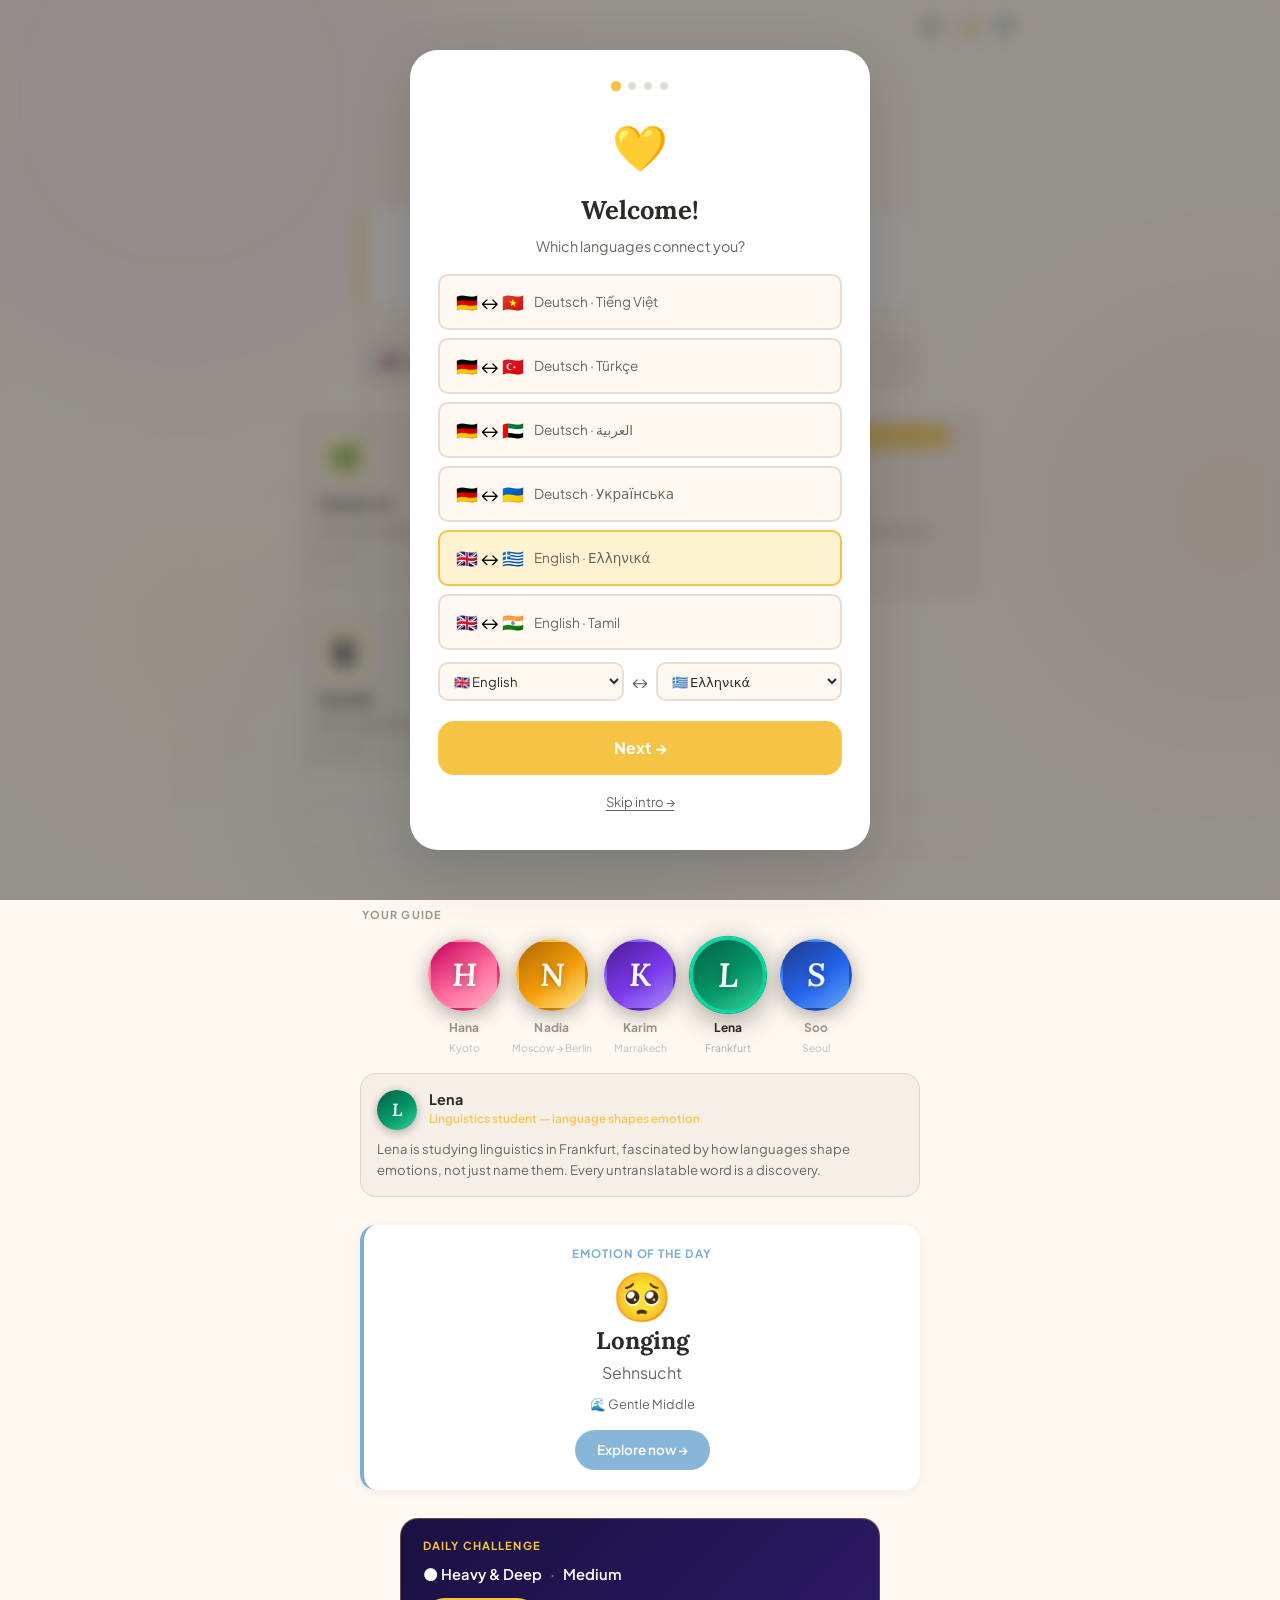
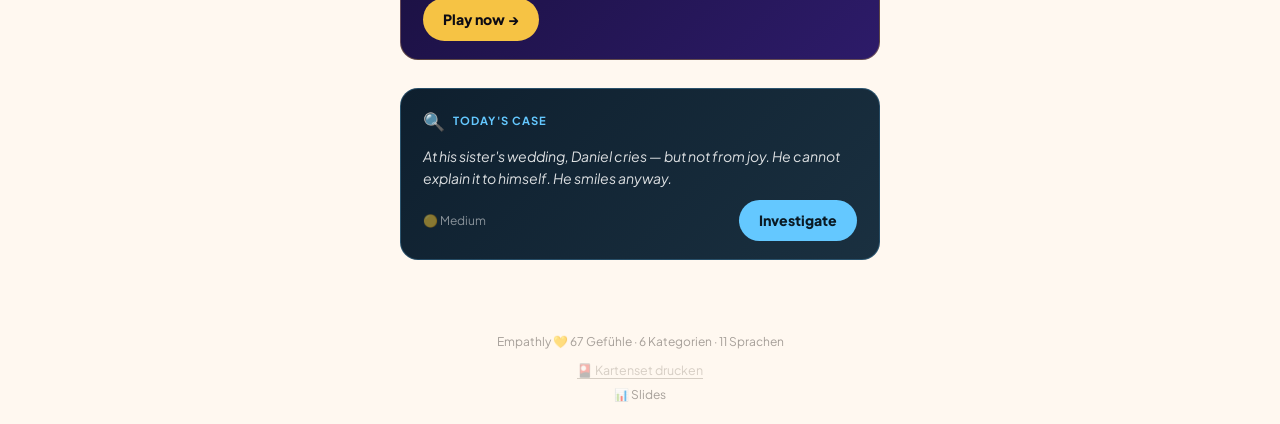
<file: index.html>
<!DOCTYPE html>
<html lang="en">
<head>
  <meta charset="UTF-8">
  <meta name="viewport" content="width=device-width, initial-scale=1.0">
  <title>Empathly — Feel Deeply, Live Openly 💛</title>
  <meta name="description" content="Explore 67 emotions across 15 languages. A mindful card game for emotional awareness, connection, and growth.">
  <meta name="theme-color" content="#0D0B14">
  <meta property="og:title" content="Empathly 💛">
  <meta property="og:description" content="67 emotions. 15 languages. A soulful game for emotional awareness and connection.">
  <meta property="og:type" content="website">
  <link rel="icon" href="data:image/svg+xml,<svg xmlns=%22http://www.w3.org/2000/svg%22 viewBox=%220 0 100 100%22><text y=%22.9em%22 font-size=%2290%22>💛</text></svg>">
  <!-- Fonts -->
  <link rel="preconnect" href="https://fonts.googleapis.com">
  <link rel="preconnect" href="https://fonts.gstatic.com" crossorigin>
  <link href="https://fonts.googleapis.com/css2?family=Plus+Jakarta+Sans:wght@400;500;600;700;800&family=Lora:ital,wght@0,600;1,400;1,600&display=swap" rel="stylesheet">
  <!-- PWA -->
  <link rel="manifest" href="manifest.json">
  <meta name="apple-mobile-web-app-capable" content="yes">
  <meta name="apple-mobile-web-app-status-bar-style" content="black-translucent">
  <meta name="apple-mobile-web-app-title" content="Empathly">
  <link rel="apple-touch-icon" href="data:image/svg+xml,<svg xmlns=%22http://www.w3.org/2000/svg%22 viewBox=%220 0 512 512%22><rect width=%22512%22 height=%22512%22 rx=%2280%22 fill=%22%230D0B14%22/><text x=%22256%22 y=%22380%22 font-size=%22360%22 text-anchor=%22middle%22>💛</text></svg>">
  <link rel="stylesheet" href="css/style.css">
</head>
<body>

  <!-- Ambient background orbs -->
  <div class="bg-orbs" aria-hidden="true">
    <div class="bg-orb bg-orb-1"></div>
    <div class="bg-orb bg-orb-2"></div>
    <div class="bg-orb bg-orb-3"></div>
    <div class="bg-orb bg-orb-4"></div>
  </div>

  <!-- Header -->
  <header class="header">
    <button class="btn-back" id="btn-back" title="Zurück">← Zurück</button>
    <h1>Empathly</h1>
    <p class="subtitle">Erkenne, was in dir lebt</p>
    <div class="header-icons">
      <div id="user-profile-display" class="user-profile-display" style="display:none"></div>
      <button class="btn-icon" id="btn-sound" title="Sound an/aus">🔊</button>
      <button class="btn-icon" id="btn-dark-mode" title="Dark Mode">🌙</button>
      <button class="btn-icon" id="btn-settings" title="Einstellungen">⚙️</button>
      <button class="btn-icon" id="btn-classroom" title="Präsentationsmodus" style="display:none">📽</button>
    </div>
  </header>

  <!-- Landing Screen -->
  <section class="landing-screen" id="landing-screen">
    <div class="landing-hero">
      <h2 class="landing-title">Empathly</h2>
      <p class="landing-subtitle">Know yourself. Feel yourself. Connect.</p>
    </div>

    <!-- Streak / returning user card (shown above grid for returning users) -->
    <div id="streak-card" class="streak-card" style="display:none"></div>

    <!-- Collapsible Settings Bar (for classic/card modes) -->
    <div class="settings-bar" id="settings-bar">
      <button class="settings-bar-summary" id="settings-bar-toggle">
        <span id="settings-summary-text">🇩🇪 Deutsch ↔ 🇻🇳 Tiếng Việt · 🌊 Mittel</span>
        <span class="settings-bar-arrow">▾</span>
      </button>
      <div class="settings-bar-content" id="settings-bar-content">
        <div class="settings-bar-row">
          <div class="control-group">
            <span id="flag1">🇬🇧</span>
            <select id="lang1">
              <option value="de">Deutsch</option>
              <option value="vi">Tiếng Việt</option>
              <option value="en" selected>English</option>
              <option value="tr">Türkçe</option>
              <option value="ar">العربية</option>
              <option value="es">Español</option>
              <option value="fr">Français</option>
              <option value="uk">Українська</option>
              <option value="pl">Polski</option>
              <option value="el">Ελληνικά</option>
              <option value="ta">தமிழ்</option>
              <option value="ja">日本語</option>
              <option value="zh">中文</option>
              <option value="ko">한국어</option>
              <option value="sa">Sanskrit</option>
            </select>
          </div>
          <span class="settings-bar-swap">↔</span>
          <div class="control-group">
            <span id="flag2">🇬🇷</span>
            <select id="lang2">
              <option value="de" selected>Deutsch</option>
              <option value="vi">Tiếng Việt</option>
              <option value="en">English</option>
              <option value="tr">Türkçe</option>
              <option value="ar">العربية</option>
              <option value="es">Español</option>
              <option value="fr">Français</option>
              <option value="uk">Українська</option>
              <option value="pl">Polski</option>
              <option value="el">Ελληνικά</option>
              <option value="ta">தமிழ்</option>
              <option value="ja">日本語</option>
              <option value="zh">中文</option>
              <option value="ko">한국어</option>
              <option value="sa">Sanskrit</option>
            </select>
          </div>
        </div>
        <div class="settings-bar-row">
          <div class="control-group">
            <select id="difficulty"></select>
          </div>
          <div class="control-group">
            <select id="category">
              <option value="all">Alle Kategorien</option>
            </select>
          </div>
          <div class="control-group multiplayer-toggle">
            <select id="player-count">
              <option value="1">Solo</option>
              <option value="2">2 Spieler</option>
              <option value="3">3 Spieler</option>
              <option value="4">4 Spieler</option>
            </select>
          </div>
        </div>
      </div>
    </div>

    <!-- Mode Grid — 5 primary modes -->
    <div class="mode-grid-primary">
      <button class="mode-card" data-mode="checkin">
        <span class="mode-card-icon">🌿</span>
        <span class="mode-card-name">Check-in</span>
        <span class="mode-card-desc">Pause. What's alive in you right now?</span>
      </button>
      <button class="mode-card" data-mode="wotd">
        <span class="mode-card-icon">🌅</span>
        <span class="mode-card-name">Word of the Day</span>
        <span class="mode-card-desc">One feeling is waiting for you today</span>
      </button>
      <button class="mode-card" data-mode="talk">
        <span class="mode-card-icon">💬</span>
        <span class="mode-card-name">Talk Round</span>
        <span class="mode-card-desc">One card — one honest moment with yourself</span>
      </button>
      <button class="mode-card" data-mode="journal">
        <span class="mode-card-icon">📓</span>
        <span class="mode-card-name">Journal</span>
        <span class="mode-card-desc">Write what your heart knows but hasn't named yet</span>
      </button>
      <button class="mode-card" data-mode="classic">
        <span class="mode-card-icon">🃏</span>
        <span class="mode-card-name">Classic</span>
        <span class="mode-card-desc">Let feelings find each other — and settle in</span>
      </button>
    </div>

    <!-- More modes — collapsed by default -->
    <div class="more-modes-section">
      <button class="more-modes-toggle" id="btn-more-modes" aria-expanded="false">
        <span class="more-modes-label">Explore more</span>
        <span class="more-modes-arrow">›</span>
      </button>
      <div class="more-modes-grid" id="more-modes-grid" hidden>
        <button class="mode-card" data-mode="story">
          <span class="mode-card-icon">📖</span>
          <span class="mode-card-name">Stories</span>
          <span class="mode-card-desc">Three feelings find a path — through you</span>
        </button>
        <button class="mode-card" data-mode="wheel">
          <span class="mode-card-icon">🎡</span>
          <span class="mode-card-name">Emotions Wheel</span>
          <span class="mode-card-desc">Where are you — inside yourself?</span>
        </button>
        <button class="mode-card" data-mode="ask">
          <span class="mode-card-icon">✨</span>
          <span class="mode-card-name">Inner Voice</span>
          <span class="mode-card-desc">Bring what's carrying you or moving you</span>
        </button>
        <button class="mode-card" data-mode="detective">
          <span class="mode-card-icon">🔍</span>
          <span class="mode-card-name">Emotion Detective</span>
          <span class="mode-card-desc">What's hiding deeper underneath?</span>
        </button>
        <button class="mode-card" data-mode="needsmap">
          <span class="mode-card-icon">🗺️</span>
          <span class="mode-card-name">Needs Map</span>
          <span class="mode-card-desc">What does your soul need right now?</span>
        </button>
        <button class="mode-card" data-mode="learn">
          <span class="mode-card-icon">🌱</span>
          <span class="mode-card-name">Inner Language</span>
          <span class="mode-card-desc">Finding words for what lives inside</span>
        </button>
        <button class="mode-card" data-mode="tandem">
          <span class="mode-card-icon">🌍</span>
          <span class="mode-card-name">Tandem</span>
          <span class="mode-card-desc">Share feelings — across languages and borders</span>
        </button>
        <button class="mode-card mode-card-masterclass" data-mode="masterclass">
          <span class="mode-card-icon">🎓</span>
          <span class="mode-card-name">Masterclass</span>
          <span class="mode-card-desc">5 Module · SEL-Curriculum · Zertifikat</span>
          <span class="mode-card-free-pill">Modul 1–2 kostenlos</span>
        </button>
      </div>
    </div>

    <!-- Persona Picker -->
    <div id="persona-picker" class="persona-picker"></div>

    <!-- Emotion Portrait — appears after 2+ check-ins, below the action grid -->
    <div id="weekly-recap-card" class="weekly-recap-card" style="display:none"></div>

    <!-- Secondary / discovery cards — shown progressively -->
    <div id="todays-emotion-card" class="todays-emotion-card" style="display:none"></div>
    <div id="daily-funfact-card" class="daily-funfact-card" style="display:none"></div>

    <!-- Rarely-needed cards — hidden until meaningful data exists -->
    <div id="stats-widget" class="stats-widget" style="display:none"></div>
    <div id="collection-bar" class="collection-bar" style="display:none"></div>
    <div id="favorites-section" class="favorites-section" style="display:none"></div>
    <div id="daily-challenge-card" class="daily-challenge-card" style="display:none"></div>
    <div id="daily-detective-card" class="daily-detective-card" style="display:none"></div>

  </section>

  <!-- Active Mode Container (hidden when landing is shown) -->
  <div class="active-mode-container" id="active-mode-container">

    <!-- Controls Row 2: Difficulty + Category + Multiplayer + New Game (classic/talk/story only) -->
    <div class="controls controls-row-2">
      <div class="control-group">
        <select id="difficulty-active"></select>
      </div>
      <div class="control-group">
        <select id="category-active">
          <option value="all">Alle Kategorien</option>
        </select>
      </div>
      <div class="control-group multiplayer-toggle">
        <select id="player-count-active">
          <option value="1">Solo</option>
          <option value="2">2 Spieler</option>
          <option value="3">3 Spieler</option>
          <option value="4">4 Spieler</option>
        </select>
      </div>
      <button class="btn-icon" id="btn-new-game" title="Neues Spiel">🔄</button>
    </div>

    <!-- Player Setup (Multiplayer) -->
    <div class="player-setup" id="player-setup"></div>

    <!-- Turn Indicator (Multiplayer) -->
    <div class="turn-indicator" id="turn-indicator"></div>

    <!-- Stats (Classic mode) -->
    <div class="stats">
      <div class="stat">
        <span>🃏</span>
        <span class="stat-value" id="stat-moves">0</span>
        <span>Züge</span>
      </div>
      <div class="stat">
        <span>💛</span>
        <span class="stat-value" id="stat-pairs">0/0</span>
        <span>Paare</span>
      </div>
      <div class="stat">
        <span>⏱</span>
        <span class="stat-value" id="stat-time">0:00</span>
      </div>
    </div>

    <!-- Classic Mode: Card Grid -->
    <main class="board" role="grid" aria-label="Memory Spielfeld"></main>

    <!-- Talk Mode -->
    <section class="talk-mode">
      <p class="talk-intro"></p>
      <div class="talk-card-display">
        <span class="card-emoji">💛</span>
        <span class="card-word">...</span>
        <span class="card-word-secondary">...</span>
      </div>
      <p class="talk-prompt"></p>
      <div class="talk-actions">
        <button class="draw-btn">Karte ziehen</button>
        <button class="btn-deep-question">Tiefere Frage 🤖</button>
      </div>
      <div class="talk-deep-result"></div>
    </section>

    <!-- Learn Mode -->
    <section class="learn-mode"></section>

    <!-- Story Mode -->
    <section class="story-mode">
      <p class="story-intro"></p>
      <div class="story-cards"></div>
      <button class="draw-btn">Neue Karten</button>
    </section>

    <!-- Check-in Mode -->
    <section class="checkin-mode"></section>

    <!-- Emotion Wheel Mode -->
    <section class="wheel-mode"></section>

    <!-- Journal Mode -->
    <section class="journal-mode"></section>

    <!-- Word of the Day Mode -->
    <section class="wotd-mode"></section>

    <!-- Ask Mode -->
    <section class="ask-mode"></section>

    <!-- Detective Mode -->
    <section class="detective-mode"></section>

    <!-- Needs Map Mode -->
    <section class="needsmap-mode"></section>

    <!-- Masterclass Mode -->
    <section class="masterclass-mode"></section>
  </div>

  <!-- Prompt Overlay -->
  <div class="prompt-overlay" role="dialog" aria-modal="true">
    <div class="prompt-card">
      <div class="prompt-emoji"></div>
      <div class="prompt-word-primary"></div>
      <div class="prompt-word-secondary"></div>
      <div class="prompt-divider"></div>
      <div class="prompt-label"></div>
      <div class="prompt-question"></div>
      <div class="prompt-culture"></div>
      <!-- Resonance buttons (Win 1) -->
      <div class="prompt-resonance">
        <button class="resonance-btn" data-resonance="know">🤝 Kenn ich</button>
        <button class="resonance-btn" data-resonance="feel">💛 Fühle ich gerade</button>
        <button class="resonance-btn" data-resonance="surprise">✨ Überraschend</button>
      </div>
      <button class="prompt-share" title="Teilen">💛</button>
      <button class="prompt-close">✓</button>
    </div>
  </div>

  <!-- Congrats Overlay -->
  <div class="congrats-overlay" role="dialog" aria-modal="true">
    <div class="congrats-card">
      <div class="congrats-title"></div>
      <div class="congrats-text"></div>
      <div class="congrats-stars"></div>
      <div class="congrats-stats"></div>
      <div class="congrats-best"></div>
      <div class="congrats-emotion-summary"></div>
      <div class="congrats-persona-msg"></div>
      <div class="congrats-scoreboard"></div>
      <div class="congrats-buttons">
        <button class="btn btn-primary" id="btn-play-again">Nochmal</button>
        <button class="btn btn-secondary" id="btn-share">Teilen 💛</button>
      </div>
    </div>
  </div>

  <!-- Onboarding Overlay (first visit — content generated by initOnboarding()) -->
  <div class="onboarding-overlay" id="onboarding-overlay" style="display:none">
    <div class="onboarding-card"></div>
  </div>

  <!-- Pass Device Overlay (Multiplayer) -->
  <div class="pass-overlay" id="pass-overlay">
    <div class="pass-card">
      <div class="pass-name"></div>
      <div class="pass-hint"></div>
    </div>
  </div>

  <!-- Footer -->
  <footer class="footer">
    <p>Empathly 💛 67 Gefühle · 6 Kategorien · 11 Sprachen</p>
    <button class="btn-kartenset" data-mode="deck">🎴 Kartenset drucken</button>
    <a href="presentation.html" target="_blank" class="footer-slides-link">📊 Slides</a>
  </footer>

  <script src="js/config.js"></script>
  <script src="js/data.js"></script>
  <script src="js/lang-supplement.js"></script>
  <script src="js/api.js"></script>
  <script src="js/funfacts.js"></script>
  <script src="js/learn-data.js"></script>
  <script src="js/culture.js"></script>
  <script src="js/culture-insights.js"></script>
  <script src="js/card-art.js"></script>
  <script src="js/personas.js"></script>
  <script src="js/tandem.js"></script>
  <script src="js/wotd-insights.js"></script>
  <script src="js/detective.js"></script>
  <script src="js/ai.js"></script>
  <script src="js/learn.js"></script>
  <script src="js/masterclass-data.js"></script>
  <script src="js/masterclass.js"></script>
  <script src="js/game.js"></script>
  <script>
    // Register Service Worker (only over HTTP, not file://)
    if ('serviceWorker' in navigator && location.protocol !== 'file:') {
      navigator.serviceWorker.register('sw.js').catch(function() {});
    }
    FunFacts.init();
    GefuehleAPI.init();
    // More modes toggle
    document.getElementById('btn-more-modes').addEventListener('click', function() {
      const grid = document.getElementById('more-modes-grid');
      const open = this.getAttribute('aria-expanded') === 'true';
      grid.hidden = open;
      this.setAttribute('aria-expanded', !open);
      this.querySelector('.more-modes-label').textContent = open ? 'Mehr entdecken' : 'Weniger anzeigen';
      this.querySelector('.more-modes-arrow').style.transform = open ? '' : 'rotate(90deg)';
    });
  </script>
</body>
</html>
</file>
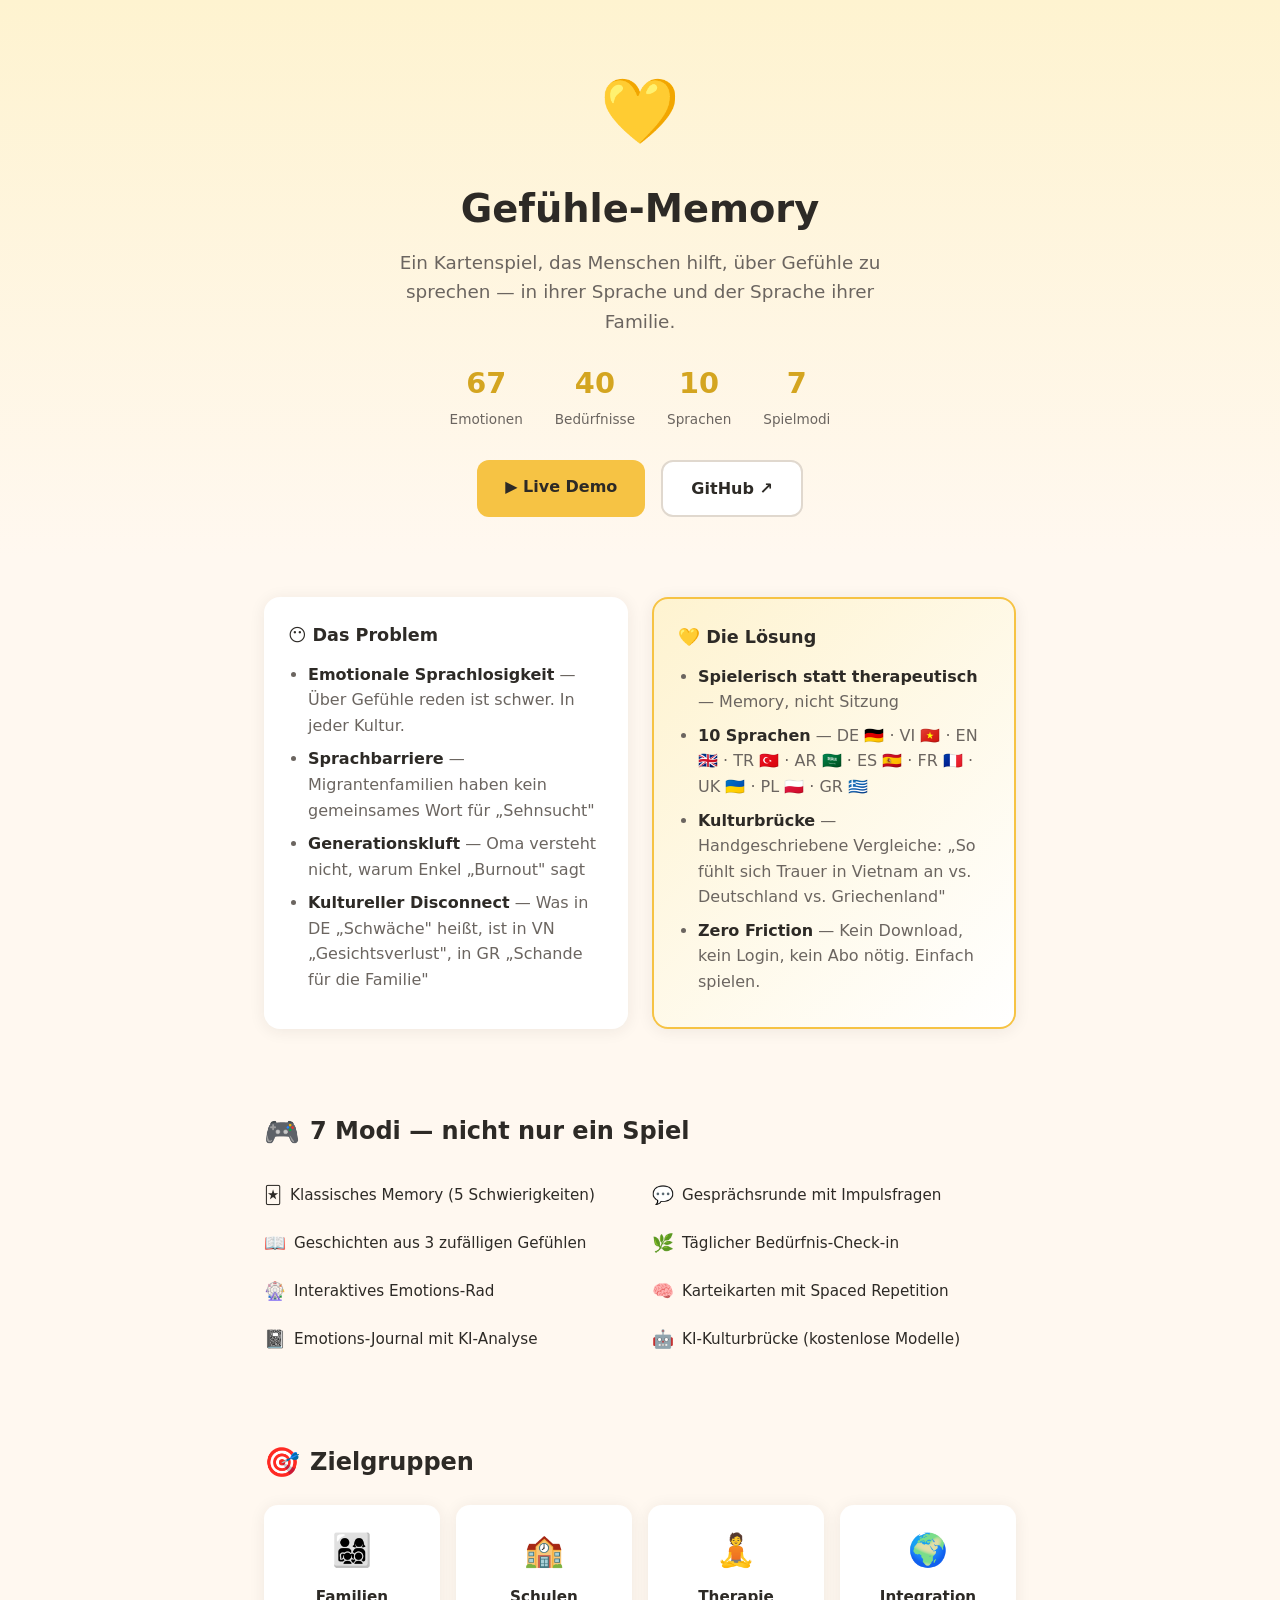
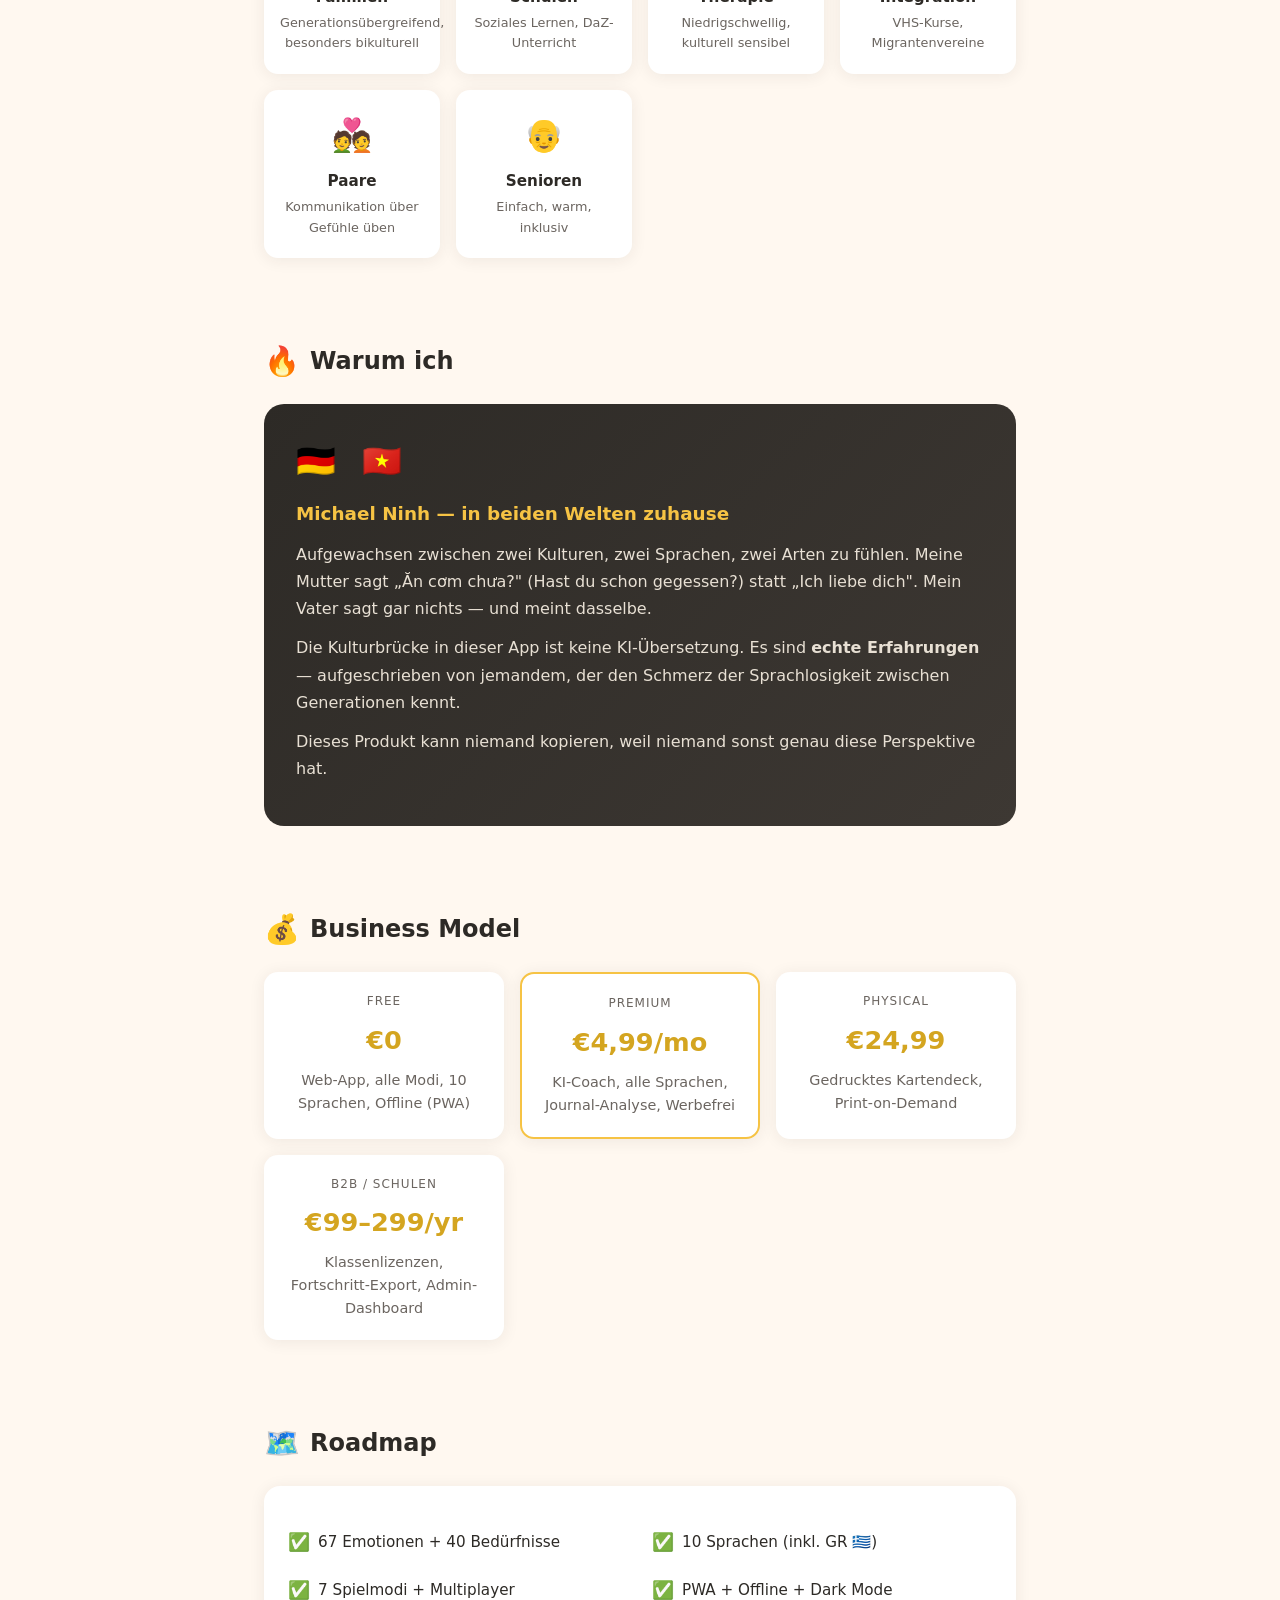
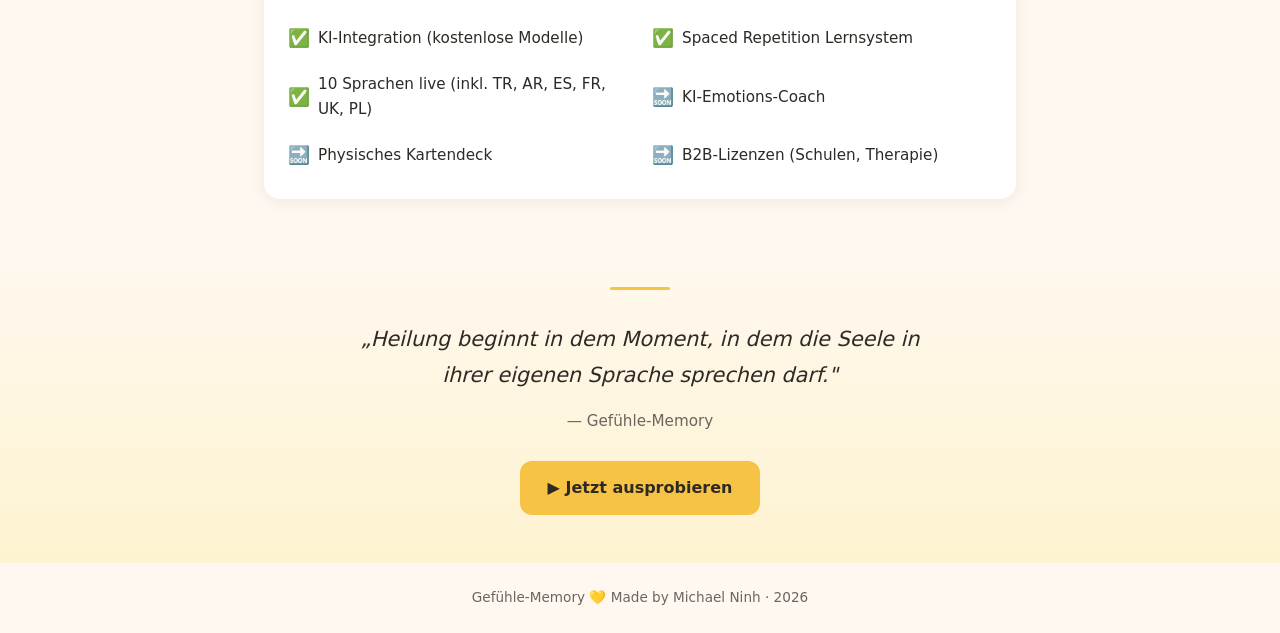
<file: pitch.html>
<!DOCTYPE html>
<html lang="de">
<head>
  <meta charset="UTF-8">
  <meta name="viewport" content="width=device-width, initial-scale=1.0">
  <title>Gefühle-Memory — Pitch</title>
  <style>
    * { box-sizing: border-box; margin: 0; padding: 0; }
    :root {
      --bg: #FFF8F0;
      --text: #2D2A26;
      --accent: #F6C344;
      --accent-dark: #D4A520;
      --soft: #6B6560;
      --card-bg: #FFFFFF;
      --shadow: 0 2px 16px rgba(45,42,38,.08);
    }
    html { font-size: 16px; scroll-behavior: smooth; }
    body {
      font-family: 'Segoe UI', system-ui, -apple-system, sans-serif;
      background: var(--bg);
      color: var(--text);
      line-height: 1.6;
      -webkit-font-smoothing: antialiased;
    }

    /* Hero */
    .hero {
      text-align: center;
      padding: 60px 24px 40px;
      background: linear-gradient(180deg, #FEF3D0 0%, var(--bg) 100%);
    }
    .hero-emoji { font-size: 64px; margin-bottom: 16px; }
    .hero h1 {
      font-size: 2.4rem;
      font-weight: 700;
      margin-bottom: 8px;
    }
    .hero .tagline {
      font-size: 1.15rem;
      color: var(--soft);
      max-width: 500px;
      margin: 0 auto 24px;
    }
    .hero .stats-row {
      display: flex;
      justify-content: center;
      gap: 32px;
      flex-wrap: wrap;
      margin-top: 20px;
    }
    .hero .stat { text-align: center; }
    .hero .stat-num { font-size: 1.8rem; font-weight: 700; color: var(--accent-dark); display: block; }
    .hero .stat-label { font-size: 0.85rem; color: var(--soft); }

    /* Sections */
    .section {
      max-width: 800px;
      margin: 0 auto;
      padding: 40px 24px;
    }
    .section h2 {
      font-size: 1.5rem;
      margin-bottom: 20px;
      display: flex;
      align-items: center;
      gap: 10px;
    }
    .section h2 .icon { font-size: 1.8rem; }

    /* Problem / Solution */
    .two-col {
      display: grid;
      grid-template-columns: 1fr 1fr;
      gap: 24px;
    }
    @media (max-width: 600px) { .two-col { grid-template-columns: 1fr; } }
    .card {
      background: var(--card-bg);
      border-radius: 16px;
      padding: 24px;
      box-shadow: var(--shadow);
    }
    .card h3 { font-size: 1.1rem; margin-bottom: 12px; }
    .card ul { padding-left: 20px; }
    .card li { margin-bottom: 8px; color: var(--soft); }
    .card li strong { color: var(--text); }
    .card.highlight {
      border: 2px solid var(--accent);
      background: linear-gradient(135deg, #FEF3D0 0%, #FFFFFF 100%);
    }

    /* Target Groups */
    .targets {
      display: grid;
      grid-template-columns: repeat(auto-fit, minmax(160px, 1fr));
      gap: 16px;
      margin-top: 16px;
    }
    .target {
      text-align: center;
      background: var(--card-bg);
      border-radius: 14px;
      padding: 20px 16px;
      box-shadow: var(--shadow);
    }
    .target .t-icon { font-size: 2rem; margin-bottom: 8px; }
    .target .t-name { font-weight: 600; font-size: 0.95rem; }
    .target .t-detail { font-size: 0.8rem; color: var(--soft); margin-top: 4px; }

    /* Why Me */
    .why-me {
      background: linear-gradient(135deg, #2D2A26 0%, #3D3833 100%);
      color: #E8E0D4;
      border-radius: 20px;
      padding: 32px;
      margin-top: 16px;
    }
    .why-me h3 { color: var(--accent); margin-bottom: 12px; font-size: 1.15rem; }
    .why-me p { line-height: 1.7; margin-bottom: 12px; }
    .why-me .flags { font-size: 2rem; letter-spacing: 8px; margin-bottom: 12px; }

    /* Business Model */
    .biz-grid {
      display: grid;
      grid-template-columns: repeat(auto-fit, minmax(180px, 1fr));
      gap: 16px;
      margin-top: 16px;
    }
    .biz-card {
      background: var(--card-bg);
      border-radius: 14px;
      padding: 20px;
      box-shadow: var(--shadow);
      text-align: center;
    }
    .biz-card .biz-tier { font-size: 0.75rem; text-transform: uppercase; letter-spacing: 1px; color: var(--soft); }
    .biz-card .biz-price { font-size: 1.6rem; font-weight: 700; color: var(--accent-dark); margin: 8px 0; }
    .biz-card .biz-what { font-size: 0.9rem; color: var(--soft); }
    .biz-card.biz-highlight { border: 2px solid var(--accent); }

    /* Mission */
    .mission {
      text-align: center;
      padding: 48px 24px;
      background: linear-gradient(180deg, var(--bg) 0%, #FEF3D0 100%);
    }
    .mission blockquote {
      font-size: 1.3rem;
      font-style: italic;
      max-width: 600px;
      margin: 0 auto;
      color: var(--text);
      line-height: 1.7;
    }
    .mission .author {
      margin-top: 16px;
      color: var(--soft);
      font-size: 0.95rem;
    }

    /* CTA */
    .cta-row {
      display: flex;
      justify-content: center;
      gap: 16px;
      margin-top: 24px;
      flex-wrap: wrap;
    }
    .btn {
      display: inline-block;
      padding: 14px 28px;
      border-radius: 12px;
      font-size: 1rem;
      font-weight: 600;
      text-decoration: none;
      transition: transform .2s, box-shadow .2s;
    }
    .btn:hover { transform: translateY(-2px); box-shadow: 0 6px 20px rgba(0,0,0,.12); }
    .btn-primary { background: var(--accent); color: var(--text); }
    .btn-secondary { background: var(--card-bg); color: var(--text); border: 2px solid #E0D8CE; }

    /* Footer */
    .pitch-footer {
      text-align: center;
      padding: 24px;
      color: var(--soft);
      font-size: 0.85rem;
    }

    /* Divider */
    .divider {
      width: 60px;
      height: 3px;
      background: var(--accent);
      border-radius: 2px;
      margin: 0 auto 32px;
    }

    /* Feature list compact */
    .feat-grid {
      display: grid;
      grid-template-columns: 1fr 1fr;
      gap: 8px 24px;
      margin-top: 12px;
    }
    @media (max-width: 480px) { .feat-grid { grid-template-columns: 1fr; } }
    .feat-item {
      display: flex;
      align-items: center;
      gap: 8px;
      font-size: 0.95rem;
      padding: 6px 0;
    }
    .feat-item .fi { font-size: 1.1rem; }
  </style>
</head>
<body>

  <!-- Hero -->
  <div class="hero">
    <div class="hero-emoji">💛</div>
    <h1>Gefühle-Memory</h1>
    <p class="tagline">Ein Kartenspiel, das Menschen hilft, über Gefühle zu sprechen — in ihrer Sprache und der Sprache ihrer Familie.</p>
    <div class="stats-row">
      <div class="stat"><span class="stat-num">67</span><span class="stat-label">Emotionen</span></div>
      <div class="stat"><span class="stat-num">40</span><span class="stat-label">Bedürfnisse</span></div>
      <div class="stat"><span class="stat-num">10</span><span class="stat-label">Sprachen</span></div>
      <div class="stat"><span class="stat-num">7</span><span class="stat-label">Spielmodi</span></div>
    </div>
    <div class="cta-row" style="margin-top: 28px;">
      <a href="index.html" class="btn btn-primary">▶ Live Demo</a>
      <a href="https://github.com/mikelninh/Gefuehle-Memory" class="btn btn-secondary">GitHub ↗</a>
    </div>
  </div>

  <!-- Problem / Solution -->
  <div class="section">
    <div class="two-col">
      <div class="card">
        <h3>😶 Das Problem</h3>
        <ul>
          <li><strong>Emotionale Sprachlosigkeit</strong> — Über Gefühle reden ist schwer. In jeder Kultur.</li>
          <li><strong>Sprachbarriere</strong> — Migrantenfamilien haben kein gemeinsames Wort für „Sehnsucht"</li>
          <li><strong>Generationskluft</strong> — Oma versteht nicht, warum Enkel „Burnout" sagt</li>
          <li><strong>Kultureller Disconnect</strong> — Was in DE „Schwäche" heißt, ist in VN „Gesichtsverlust", in GR „Schande für die Familie"</li>
        </ul>
      </div>
      <div class="card highlight">
        <h3>💛 Die Lösung</h3>
        <ul>
          <li><strong>Spielerisch statt therapeutisch</strong> — Memory, nicht Sitzung</li>
          <li><strong>10 Sprachen</strong> — DE 🇩🇪 · VI 🇻🇳 · EN 🇬🇧 · TR 🇹🇷 · AR 🇸🇦 · ES 🇪🇸 · FR 🇫🇷 · UK 🇺🇦 · PL 🇵🇱 · GR 🇬🇷</li>
          <li><strong>Kulturbrücke</strong> — Handgeschriebene Vergleiche: „So fühlt sich Trauer in Vietnam an vs. Deutschland vs. Griechenland"</li>
          <li><strong>Zero Friction</strong> — Kein Download, kein Login, kein Abo nötig. Einfach spielen.</li>
        </ul>
      </div>
    </div>
  </div>

  <!-- Features -->
  <div class="section">
    <h2><span class="icon">🎮</span> 7 Modi — nicht nur ein Spiel</h2>
    <div class="feat-grid">
      <div class="feat-item"><span class="fi">🃏</span> Klassisches Memory (5 Schwierigkeiten)</div>
      <div class="feat-item"><span class="fi">💬</span> Gesprächsrunde mit Impulsfragen</div>
      <div class="feat-item"><span class="fi">📖</span> Geschichten aus 3 zufälligen Gefühlen</div>
      <div class="feat-item"><span class="fi">🌿</span> Täglicher Bedürfnis-Check-in</div>
      <div class="feat-item"><span class="fi">🎡</span> Interaktives Emotions-Rad</div>
      <div class="feat-item"><span class="fi">🧠</span> Karteikarten mit Spaced Repetition</div>
      <div class="feat-item"><span class="fi">📓</span> Emotions-Journal mit KI-Analyse</div>
      <div class="feat-item"><span class="fi">🤖</span> KI-Kulturbrücke (kostenlose Modelle)</div>
    </div>
  </div>

  <!-- Target Groups -->
  <div class="section">
    <h2><span class="icon">🎯</span> Zielgruppen</h2>
    <div class="targets">
      <div class="target">
        <div class="t-icon">👨‍👩‍👧‍👦</div>
        <div class="t-name">Familien</div>
        <div class="t-detail">Generationsübergreifend, besonders bikulturell</div>
      </div>
      <div class="target">
        <div class="t-icon">🏫</div>
        <div class="t-name">Schulen</div>
        <div class="t-detail">Soziales Lernen, DaZ-Unterricht</div>
      </div>
      <div class="target">
        <div class="t-icon">🧘</div>
        <div class="t-name">Therapie</div>
        <div class="t-detail">Niedrigschwellig, kulturell sensibel</div>
      </div>
      <div class="target">
        <div class="t-icon">🌍</div>
        <div class="t-name">Integration</div>
        <div class="t-detail">VHS-Kurse, Migrantenvereine</div>
      </div>
      <div class="target">
        <div class="t-icon">💑</div>
        <div class="t-name">Paare</div>
        <div class="t-detail">Kommunikation über Gefühle üben</div>
      </div>
      <div class="target">
        <div class="t-icon">👴</div>
        <div class="t-name">Senioren</div>
        <div class="t-detail">Einfach, warm, inklusiv</div>
      </div>
    </div>
  </div>

  <!-- Why Me -->
  <div class="section">
    <h2><span class="icon">🔥</span> Warum ich</h2>
    <div class="why-me">
      <div class="flags">🇩🇪 🇻🇳</div>
      <h3>Michael Ninh — in beiden Welten zuhause</h3>
      <p>Aufgewachsen zwischen zwei Kulturen, zwei Sprachen, zwei Arten zu fühlen. Meine Mutter sagt „Ăn cơm chưa?" (Hast du schon gegessen?) statt „Ich liebe dich". Mein Vater sagt gar nichts — und meint dasselbe.</p>
      <p>Die Kulturbrücke in dieser App ist keine KI-Übersetzung. Es sind <strong>echte Erfahrungen</strong> — aufgeschrieben von jemandem, der den Schmerz der Sprachlosigkeit zwischen Generationen kennt.</p>
      <p>Dieses Produkt kann niemand kopieren, weil niemand sonst genau diese Perspektive hat.</p>
    </div>
  </div>

  <!-- Business Model -->
  <div class="section">
    <h2><span class="icon">💰</span> Business Model</h2>
    <div class="biz-grid">
      <div class="biz-card">
        <div class="biz-tier">Free</div>
        <div class="biz-price">€0</div>
        <div class="biz-what">Web-App, alle Modi, 10 Sprachen, Offline (PWA)</div>
      </div>
      <div class="biz-card biz-highlight">
        <div class="biz-tier">Premium</div>
        <div class="biz-price">€4,99/mo</div>
        <div class="biz-what">KI-Coach, alle Sprachen, Journal-Analyse, Werbefrei</div>
      </div>
      <div class="biz-card">
        <div class="biz-tier">Physical</div>
        <div class="biz-price">€24,99</div>
        <div class="biz-what">Gedrucktes Kartendeck, Print-on-Demand</div>
      </div>
      <div class="biz-card">
        <div class="biz-tier">B2B / Schulen</div>
        <div class="biz-price">€99–299/yr</div>
        <div class="biz-what">Klassenlizenzen, Fortschritt-Export, Admin-Dashboard</div>
      </div>
    </div>
  </div>

  <!-- Roadmap -->
  <div class="section">
    <h2><span class="icon">🗺️</span> Roadmap</h2>
    <div class="card">
      <div class="feat-grid">
        <div class="feat-item"><span class="fi">✅</span> 67 Emotionen + 40 Bedürfnisse</div>
        <div class="feat-item"><span class="fi">✅</span> 10 Sprachen (inkl. GR 🇬🇷)</div>
        <div class="feat-item"><span class="fi">✅</span> 7 Spielmodi + Multiplayer</div>
        <div class="feat-item"><span class="fi">✅</span> PWA + Offline + Dark Mode</div>
        <div class="feat-item"><span class="fi">✅</span> KI-Integration (kostenlose Modelle)</div>
        <div class="feat-item"><span class="fi">✅</span> Spaced Repetition Lernsystem</div>
        <div class="feat-item"><span class="fi">✅</span> 10 Sprachen live (inkl. TR, AR, ES, FR, UK, PL)</div>
        <div class="feat-item"><span class="fi">🔜</span> KI-Emotions-Coach</div>
        <div class="feat-item"><span class="fi">🔜</span> Physisches Kartendeck</div>
        <div class="feat-item"><span class="fi">🔜</span> B2B-Lizenzen (Schulen, Therapie)</div>
      </div>
    </div>
  </div>

  <!-- Mission -->
  <div class="mission">
    <div class="divider"></div>
    <blockquote>
      „Heilung beginnt in dem Moment, in dem die Seele in ihrer eigenen Sprache sprechen darf."
    </blockquote>
    <p class="author">— Gefühle-Memory</p>
    <div class="cta-row" style="margin-top: 28px;">
      <a href="index.html" class="btn btn-primary">▶ Jetzt ausprobieren</a>
    </div>
  </div>

  <div class="pitch-footer">
    <p>Gefühle-Memory 💛 Made by Michael Ninh · 2026</p>
  </div>

</body>
</html>
</file>
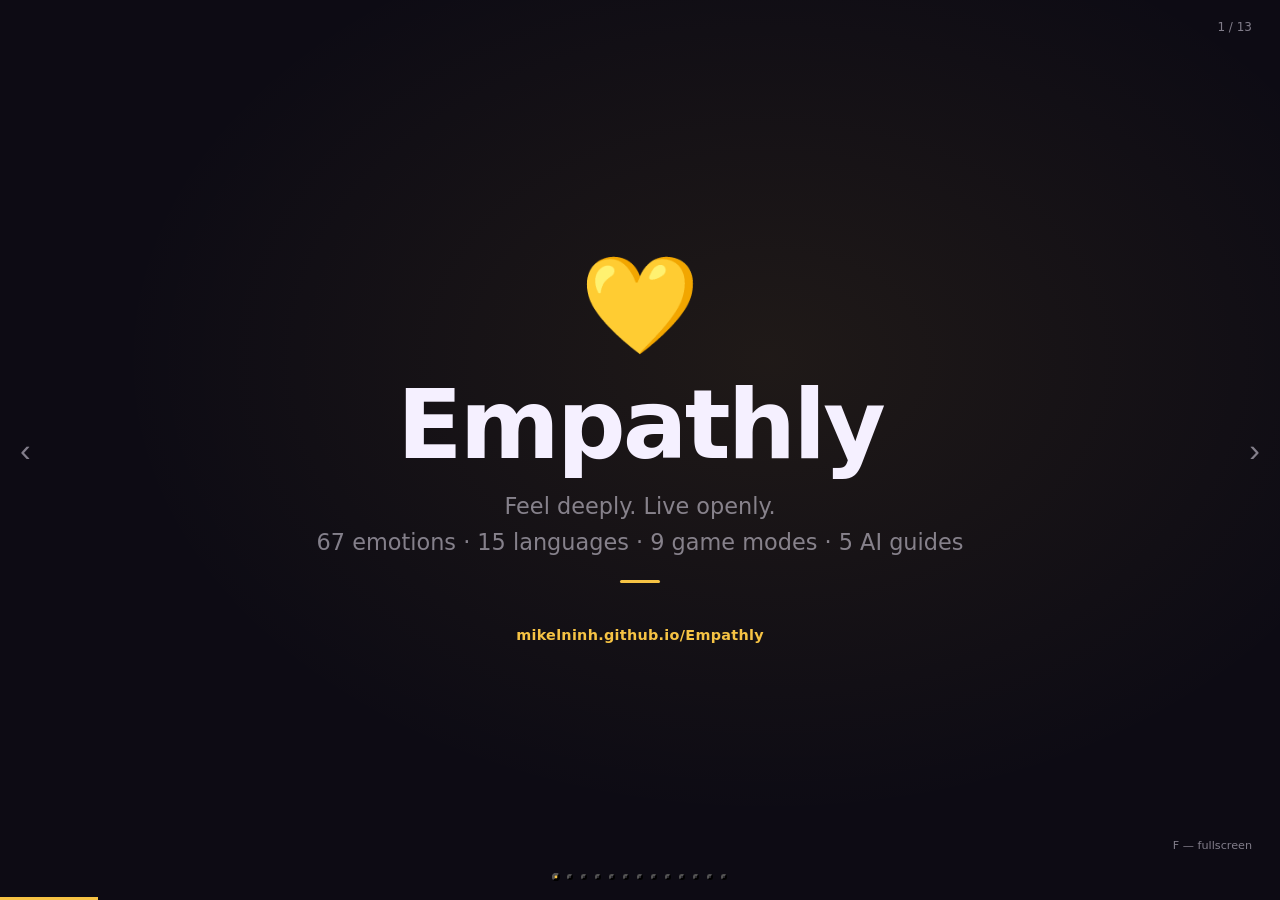
<file: presentation.html>
<!DOCTYPE html>
<html lang="en">
<head>
<meta charset="UTF-8">
<meta name="viewport" content="width=device-width, initial-scale=1.0">
<title>Empathly — Presentation</title>
<style>
  *, *::before, *::after { box-sizing: border-box; margin: 0; padding: 0; }

  :root {
    --gold: #F6C344;
    --gold-dim: rgba(246,195,68,.15);
    --bg: #0D0B14;
    --bg2: #13101f;
    --surface: rgba(255,255,255,.05);
    --border: rgba(255,255,255,.1);
    --text: #F5F0FF;
    --text-muted: rgba(245,240,255,.5);
    --licht: #F6C344;
    --mitte: #7BAFD4;
    --schwere: #8B8090;
    --sturm: #E74C3C;
    --angst: #8E44AD;
    --schatten: #5D6D7E;
  }

  html, body {
    width: 100%; height: 100%;
    background: var(--bg);
    color: var(--text);
    font-family: -apple-system, BlinkMacSystemFont, 'Segoe UI', system-ui, sans-serif;
    overflow: hidden;
    user-select: none;
  }

  /* ── Deck ── */
  #deck {
    width: 100vw; height: 100vh;
    position: relative;
  }

  .slide {
    position: absolute; inset: 0;
    display: flex; flex-direction: column;
    align-items: center; justify-content: center;
    padding: 60px;
    opacity: 0; pointer-events: none;
    transform: translateX(40px);
    transition: opacity .45s cubic-bezier(.4,0,.2,1), transform .45s cubic-bezier(.4,0,.2,1);
  }
  .slide.active {
    opacity: 1; pointer-events: all;
    transform: translateX(0);
  }
  .slide.prev {
    opacity: 0; transform: translateX(-40px);
  }

  /* ── Progress bar ── */
  #progress {
    position: fixed; bottom: 0; left: 0;
    height: 3px; background: var(--gold);
    transition: width .4s ease;
    z-index: 100;
  }

  /* ── Navigation dots ── */
  #dots {
    position: fixed; bottom: 20px; left: 50%;
    transform: translateX(-50%);
    display: flex; gap: 8px; z-index: 100;
  }
  .dot {
    width: 6px; height: 6px; border-radius: 50%;
    background: var(--border); cursor: pointer;
    transition: background .3s, transform .3s;
  }
  .dot.active { background: var(--gold); transform: scale(1.4); }

  /* ── Nav arrows ── */
  #nav-prev, #nav-next {
    position: fixed; top: 50%; transform: translateY(-50%);
    background: none; border: none; color: var(--text-muted);
    font-size: 2rem; cursor: pointer; padding: 20px;
    z-index: 100; transition: color .2s;
  }
  #nav-prev { left: 0; }
  #nav-next { right: 0; }
  #nav-prev:hover, #nav-next:hover { color: var(--gold); }

  /* ── Slide counter ── */
  #counter {
    position: fixed; top: 20px; right: 28px;
    font-size: .75rem; color: var(--text-muted); z-index: 100;
    font-variant-numeric: tabular-nums;
  }

  /* ── Typography ── */
  .eyebrow {
    font-size: .7rem; font-weight: 800; letter-spacing: .15em;
    text-transform: uppercase; color: var(--gold);
    margin-bottom: 16px;
  }
  h1 {
    font-size: clamp(3rem, 8vw, 6rem);
    font-weight: 900; line-height: 1;
    letter-spacing: -.03em;
  }
  h2 {
    font-size: clamp(1.8rem, 4vw, 3rem);
    font-weight: 800; line-height: 1.1;
    letter-spacing: -.02em;
  }
  h3 {
    font-size: clamp(1.1rem, 2.5vw, 1.6rem);
    font-weight: 700;
  }
  .tagline {
    font-size: clamp(1rem, 2.5vw, 1.4rem);
    color: var(--text-muted); font-weight: 400;
    margin-top: 16px; line-height: 1.6;
  }
  .url {
    font-size: .9rem; color: var(--gold);
    margin-top: 24px; font-weight: 600;
    letter-spacing: .02em;
  }
  .big-emoji {
    font-size: clamp(3rem, 8vw, 6rem); line-height: 1;
    margin-bottom: 24px;
  }

  /* ── Cards & Grids ── */
  .card-grid {
    display: grid;
    grid-template-columns: repeat(auto-fit, minmax(200px, 1fr));
    gap: 16px; width: 100%; max-width: 900px; margin-top: 32px;
  }
  .card {
    background: var(--surface);
    border: 1px solid var(--border);
    border-radius: 16px; padding: 20px;
    transition: border-color .2s, background .2s;
  }
  .card:hover {
    border-color: var(--gold);
    background: var(--gold-dim);
  }
  .card-icon { font-size: 1.6rem; margin-bottom: 8px; }
  .card-title { font-size: .92rem; font-weight: 700; margin-bottom: 4px; }
  .card-desc { font-size: .75rem; color: var(--text-muted); line-height: 1.5; }

  .two-col {
    display: grid; grid-template-columns: 1fr 1fr;
    gap: 40px; width: 100%; max-width: 900px;
    align-items: start;
  }

  /* ── Quote block ── */
  .quote {
    font-size: clamp(1.1rem, 2.5vw, 1.5rem);
    line-height: 1.7; font-weight: 400;
    color: var(--text); text-align: center;
    max-width: 780px;
    position: relative;
  }
  .quote::before {
    content: '"';
    font-size: 5rem; line-height: 0;
    color: var(--gold); opacity: .3;
    position: absolute; top: 0; left: -20px;
    font-family: Georgia, serif;
  }
  .quote em { color: var(--gold); font-style: normal; }

  /* ── Highlight list ── */
  .hl-list { list-style: none; display: flex; flex-direction: column; gap: 14px; }
  .hl-list li {
    display: flex; align-items: flex-start; gap: 12px;
    font-size: clamp(.88rem, 1.8vw, 1.05rem); line-height: 1.5;
  }
  .hl-list li::before {
    content: '◦'; color: var(--gold); font-size: 1.2rem;
    flex-shrink: 0; margin-top: 1px;
  }

  /* ── Stats row ── */
  .stats-row {
    display: flex; gap: 40px; margin-top: 32px;
    flex-wrap: wrap; justify-content: center;
  }
  .stat { text-align: center; }
  .stat-num {
    font-size: clamp(2.5rem, 6vw, 4rem);
    font-weight: 900; color: var(--gold);
    line-height: 1; letter-spacing: -.03em;
  }
  .stat-label {
    font-size: .75rem; font-weight: 600;
    color: var(--text-muted); text-transform: uppercase;
    letter-spacing: .08em; margin-top: 4px;
  }

  /* ── Comparison table ── */
  .compare {
    width: 100%; max-width: 700px; border-collapse: collapse;
    margin-top: 24px;
  }
  .compare th, .compare td {
    padding: 10px 16px; text-align: left;
    font-size: .85rem; border-bottom: 1px solid var(--border);
  }
  .compare th {
    font-size: .68rem; font-weight: 800; text-transform: uppercase;
    letter-spacing: .1em; color: var(--text-muted);
    padding-bottom: 12px;
  }
  .compare td:first-child { color: var(--text-muted); }
  .compare td:last-child { color: var(--gold); font-weight: 600; }

  /* ── Code block ── */
  .code-block {
    background: rgba(0,0,0,.4); border: 1px solid var(--border);
    border-radius: 12px; padding: 20px 24px;
    font-family: 'SF Mono', 'Fira Mono', monospace;
    font-size: .78rem; line-height: 1.8;
    color: #a8d8a8; max-width: 680px; width: 100%;
  }
  .code-block .k { color: var(--gold); }
  .code-block .c { color: var(--text-muted); }

  /* ── Persona row ── */
  .persona-row {
    display: flex; gap: 12px; flex-wrap: wrap;
    justify-content: center; margin-top: 24px;
  }
  .persona-chip {
    display: flex; flex-direction: column; align-items: center;
    gap: 6px; padding: 16px 20px;
    background: var(--surface); border: 1px solid var(--border);
    border-radius: 14px; min-width: 120px;
  }
  .persona-chip .em { font-size: 1.8rem; }
  .persona-chip .name { font-size: .78rem; font-weight: 700; }
  .persona-chip .city { font-size: .65rem; color: var(--text-muted); }
  .persona-chip .spec { font-size: .65rem; color: var(--gold); margin-top: 2px; font-style: italic; }

  /* ── Language bubbles ── */
  .lang-cloud {
    display: flex; flex-wrap: wrap; gap: 8px;
    justify-content: center; max-width: 700px;
    margin-top: 24px;
  }
  .lang-bubble {
    padding: 7px 16px; border-radius: 100px;
    font-size: .82rem; font-weight: 700;
    background: var(--surface); border: 1px solid var(--border);
  }

  /* ── Slide-specific backgrounds ── */
  .slide-title { background: radial-gradient(ellipse at 60% 40%, rgba(246,195,68,.08) 0%, transparent 60%); }
  .slide-hook  { background: radial-gradient(ellipse at 30% 60%, rgba(116,160,212,.06) 0%, transparent 60%); }
  .slide-ai    { background: radial-gradient(ellipse at 70% 30%, rgba(142,68,173,.08) 0%, transparent 60%); }
  .slide-close { background: radial-gradient(ellipse at 50% 50%, rgba(246,195,68,.06) 0%, transparent 60%); }

  /* ── Pill badges ── */
  .badge {
    display: inline-block; padding: 4px 12px; border-radius: 100px;
    font-size: .7rem; font-weight: 800; text-transform: uppercase;
    letter-spacing: .08em; background: var(--gold); color: #0d0b14;
    margin-bottom: 20px;
  }

  /* ── Centered content wrapper ── */
  .center { text-align: center; display: flex; flex-direction: column; align-items: center; }

  /* ── Divider ── */
  .divider {
    width: 40px; height: 3px; background: var(--gold);
    border-radius: 2px; margin: 20px auto;
  }

  /* ── Flow steps ── */
  .flow {
    display: flex; align-items: center; gap: 16px;
    flex-wrap: wrap; justify-content: center;
    margin-top: 28px;
  }
  .flow-step {
    background: var(--surface); border: 1.5px solid var(--border);
    border-radius: 14px; padding: 16px 20px;
    text-align: center; min-width: 140px;
  }
  .flow-step .fs-num { font-size: .65rem; font-weight: 800; color: var(--gold); text-transform: uppercase; letter-spacing: .1em; }
  .flow-step .fs-title { font-size: .95rem; font-weight: 700; margin-top: 4px; }
  .flow-step .fs-desc { font-size: .72rem; color: var(--text-muted); margin-top: 4px; line-height: 1.4; }
  .flow-arrow { font-size: 1.2rem; color: var(--text-muted); }

  /* ── Fullscreen hint ── */
  #fullscreen-hint {
    position: fixed; bottom: 48px; right: 28px;
    font-size: .7rem; color: var(--text-muted); z-index: 100;
  }

  @media (max-width: 700px) {
    .slide { padding: 32px 24px; }
    .two-col { grid-template-columns: 1fr; gap: 24px; }
    .card-grid { grid-template-columns: 1fr 1fr; }
    .flow-arrow { display: none; }
  }
</style>
</head>
<body>

<div id="progress"></div>
<div id="counter"></div>

<div id="deck">

  <!-- ── 1. TITLE ── -->
  <section class="slide slide-title active" id="s1">
    <div class="center">
      <div class="big-emoji">💛</div>
      <h1>Empathly</h1>
      <p class="tagline">Feel deeply. Live openly.<br>67 emotions · 15 languages · 9 game modes · 5 AI guides</p>
      <div class="divider"></div>
      <p class="url">mikelninh.github.io/Empathly</p>
    </div>
  </section>

  <!-- ── 2. THE HOOK ── -->
  <section class="slide slide-hook" id="s2">
    <div class="center" style="max-width:800px">
      <div class="eyebrow">Open with this question</div>
      <h2>"What do you call the feeling of missing a home that no longer exists — or maybe never did?"</h2>
      <div class="divider"></div>
      <div class="lang-cloud">
        <span class="lang-bubble">🇩🇪 Heimweh</span>
        <span class="lang-bubble">🇷🇺 Toska</span>
        <span class="lang-bubble">🇵🇹 Saudade</span>
        <span class="lang-bubble">🇯🇵 Mono no aware</span>
        <span class="lang-bubble">🇰🇷 Han</span>
        <span class="lang-bubble">🇦🇪 Ya'aburnee</span>
        <span class="lang-bubble">🇬🇧 ...sad?</span>
      </div>
      <p class="tagline" style="margin-top:28px">Language shapes what you can feel — or at least, what you can name.</p>
    </div>
  </section>

  <!-- ── 3. THE PROBLEM ── -->
  <section class="slide" id="s3">
    <div class="center" style="max-width:750px">
      <div class="eyebrow">The Problem</div>
      <h2>Talking about feelings is hard. In any language.</h2>
      <div class="divider"></div>
      <ul class="hl-list" style="margin-top:8px; max-width:620px; text-align:left">
        <li>Most people have fewer than 10 words for emotions (happy, sad, angry, tired…)</li>
        <li>Families across language barriers have no shared emotional vocabulary</li>
        <li>Emotional literacy is the foundation of therapy, education, and relationships — and nobody teaches it</li>
        <li>Translation apps handle words. None handle <em style="color:var(--gold)">felt meaning</em>.</li>
      </ul>
    </div>
  </section>

  <!-- ── 4. WHAT IT IS ── -->
  <section class="slide" id="s4">
    <div class="center">
      <div class="eyebrow">The Solution</div>
      <h2>A multilingual emotional vocabulary game</h2>
      <div class="stats-row">
        <div class="stat"><div class="stat-num">67</div><div class="stat-label">Emotions</div></div>
        <div class="stat"><div class="stat-num">15</div><div class="stat-label">Languages</div></div>
        <div class="stat"><div class="stat-num">9</div><div class="stat-label">Game Modes</div></div>
        <div class="stat"><div class="stat-num">40</div><div class="stat-label">Human Needs</div></div>
        <div class="stat"><div class="stat-num">30</div><div class="stat-label">Detective Cases</div></div>
        <div class="stat"><div class="stat-num">5</div><div class="stat-label">AI Guides</div></div>
      </div>
    </div>
  </section>

  <!-- ── 5. GAME MODES ── -->
  <section class="slide" id="s5">
    <div class="center">
      <div class="eyebrow">9 Game Modes</div>
      <h2>Every mode is a different kind of learning</h2>
      <div class="card-grid" style="margin-top:24px; max-width:1000px">
        <div class="card"><div class="card-icon">🃏</div><div class="card-title">Classic Memory</div><div class="card-desc">Match emotion pairs across languages. 5 difficulty levels.</div></div>
        <div class="card"><div class="card-icon">🔍</div><div class="card-title">Emotion Detective</div><div class="card-desc">Read a scenario. Find the hidden emotion. 30 psychological cases.</div></div>
        <div class="card"><div class="card-icon">🗺️</div><div class="card-title">Needs Map</div><div class="card-desc">Emotion → 4 real needs → 3 micro-actions you can do right now.</div></div>
        <div class="card"><div class="card-icon">🌅</div><div class="card-title">Word of the Day</div><div class="card-desc">Deep psychological, cultural & etymological insights daily.</div></div>
        <div class="card"><div class="card-icon">💬</div><div class="card-title">Conversation</div><div class="card-desc">Draw a card. Answer the reflection question. For groups.</div></div>
        <div class="card"><div class="card-icon">📖</div><div class="card-title">Emotion Journal</div><div class="card-desc">Write entries. AI finds patterns after 3+ entries.</div></div>
      </div>
    </div>
  </section>

  <!-- ── 6. AI ENGINEERING ── -->
  <section class="slide slide-ai" id="s6">
    <div class="center">
      <div class="eyebrow">AI Engineering</div>
      <h2>Where AI actually adds value</h2>
      <div class="divider"></div>
      <div class="card-grid" style="max-width:1000px; grid-template-columns: repeat(3,1fr)">
        <div class="card">
          <div class="card-icon">🧠</div>
          <div class="card-title">RAG Cultural Bridge</div>
          <div class="card-desc">Knowledge base of untranslatable emotion vocabulary. Retrieved by context. AI explains cultural felt-meaning, not just definitions.</div>
        </div>
        <div class="card">
          <div class="card-icon">🌊</div>
          <div class="card-title">SSE Streaming</div>
          <div class="card-desc">Server-sent events from FastAPI. Real-time word-by-word output. A spinner kills the magic.</div>
        </div>
        <div class="card">
          <div class="card-icon">🗣️</div>
          <div class="card-title">Language Enforcement</div>
          <div class="card-desc">System prompt + user message both specify language. Double enforcement — single instruction isn't reliable enough.</div>
        </div>
        <div class="card">
          <div class="card-icon">💾</div>
          <div class="card-title">Persona Memory</div>
          <div class="card-desc">Your guide remembers which emotions resonated with you. Contextual, personal responses over time.</div>
        </div>
        <div class="card">
          <div class="card-icon">🔀</div>
          <div class="card-title">Model Routing</div>
          <div class="card-desc">GPT-4o Mini via backend (free for users). Falls back to OpenRouter free models. Cost optimization built in.</div>
        </div>
        <div class="card">
          <div class="card-icon">📊</div>
          <div class="card-title">Journal Analysis</div>
          <div class="card-desc">Pattern recognition after 3+ entries. Which emotions repeat. What's shifting. No cloud required.</div>
        </div>
      </div>
    </div>
  </section>

  <!-- ── 7. AI PERSONAS ── -->
  <section class="slide" id="s7">
    <div class="center">
      <div class="eyebrow">5 AI Guides</div>
      <h2>Not a chatbot. A teacher with a personality.</h2>
      <div class="persona-row">
        <div class="persona-chip">
          <span class="em">🌸</span>
          <span class="name">Hana</span>
          <span class="city">Kyoto</span>
          <span class="spec">mono no aware · komorebi</span>
        </div>
        <div class="persona-chip">
          <span class="em">🌿</span>
          <span class="name">Nadia</span>
          <span class="city">Moscow → Berlin</span>
          <span class="spec">toska · dusha · Weltschmerz</span>
        </div>
        <div class="persona-chip">
          <span class="em">🌙</span>
          <span class="name">Karim</span>
          <span class="city">Marrakech</span>
          <span class="spec">ya'aburnee · tarab · Sufi poetry</span>
        </div>
        <div class="persona-chip">
          <span class="em">📚</span>
          <span class="name">Lena</span>
          <span class="city">Frankfurt</span>
          <span class="spec">etymology · untranslatability</span>
        </div>
        <div class="persona-chip">
          <span class="em">🍃</span>
          <span class="name">Soo</span>
          <span class="city">Seoul</span>
          <span class="spec">nunchi · han · jeong</span>
        </div>
      </div>
      <p class="tagline" style="margin-top:28px; font-size:.88rem">Each guide has a system prompt shaped by their cultural background, emotional specialty, and voice.</p>
    </div>
  </section>

  <!-- ── 8. TECH ARCHITECTURE ── -->
  <section class="slide" id="s8">
    <div class="center" style="max-width:800px">
      <div class="eyebrow">Architecture</div>
      <h2>Zero framework. Zero npm. Zero build step.</h2>
      <div class="code-block" style="margin-top:28px; text-align:left">
        <span class="k">Frontend</span>    Pure HTML + CSS + JS — open index.html, it works<br>
        <span class="k">Backend</span>     FastAPI + SQLite — optional, enables AI features<br>
        <span class="k">AI</span>          GPT-4o Mini → OpenRouter fallback (Gemma, Mistral)<br>
        <span class="k">Offline</span>     PWA + Service Worker — installable, works without internet<br>
        <span class="k">Data</span>        67 emotions × 15 languages = 1,005 emotion-language pairs<br>
        <span class="k">Needs</span>       268 real emotion→need connections (not random)<br>
        <span class="k">Detective</span>   30 psychological scenarios with expert insights
      </div>
      <p class="tagline" style="margin-top:20px; font-size:.85rem">The deliberate constraint: no React, no Vue, no TypeScript, no bundler — forces deep understanding of what frameworks actually solve.</p>
    </div>
  </section>

  <!-- ── 9. NEEDS MAP FLOW ── -->
  <section class="slide" id="s9">
    <div class="center" style="max-width:900px">
      <div class="eyebrow">Needs Map — The Key Feature</div>
      <h2>From feeling to action in 3 taps</h2>
      <div class="flow">
        <div class="flow-step">
          <div class="fs-num">Step 1</div>
          <div class="fs-title">😔 Pick emotion</div>
          <div class="fs-desc">All 67 emotions, filtered by category. All languages.</div>
        </div>
        <div class="flow-arrow">→</div>
        <div class="flow-step">
          <div class="fs-num">Step 2</div>
          <div class="fs-title">🌱 See needs</div>
          <div class="fs-desc">4 real psychological needs mapped to that emotion. Each with a one-line insight.</div>
        </div>
        <div class="flow-arrow">→</div>
        <div class="flow-step">
          <div class="fs-num">Step 3</div>
          <div class="fs-title">✓ Take action</div>
          <div class="fs-desc">3 concrete micro-actions you can do right now. Journal pre-filled.</div>
        </div>
      </div>
      <p class="tagline" style="margin-top:32px">"This is what AI usefulness looks like — not a chatbot, but a 3-tap path from feeling to doing."</p>
    </div>
  </section>

  <!-- ── 10. WHAT MAKES IT DIFFERENT ── -->
  <section class="slide" id="s10">
    <div class="center">
      <div class="eyebrow">Why Empathly?</div>
      <h2>What no other app does</h2>
      <table class="compare">
        <thead>
          <tr><th>Other apps</th><th>Empathly</th></tr>
        </thead>
        <tbody>
          <tr><td>Translate a word</td><td>Explain the cultural felt-meaning</td></tr>
          <tr><td>One language</td><td>15 languages — natively</td></tr>
          <tr><td>Chatbot UI</td><td>Game mechanics: memory, detective, flashcards, streak</td></tr>
          <tr><td>English-first</td><td>Designed for non-English speakers and language gaps</td></tr>
          <tr><td>Requires internet</td><td>Works offline, no account needed</td></tr>
          <tr><td>Generic AI advice</td><td>40 mapped needs + 3 concrete micro-actions per emotion</td></tr>
        </tbody>
      </table>
    </div>
  </section>

  <!-- ── 11. OPEN SOURCE ── -->
  <section class="slide" id="s11">
    <div class="two-col" style="max-width:900px">
      <div>
        <div class="eyebrow">Open Source</div>
        <h2>Everything is open. Fork it, extend it, translate it.</h2>
        <p class="tagline" style="font-size:.9rem; margin-top:16px">github.com/mikelninh/Empathly</p>
        <div class="divider" style="margin-left:0"></div>
        <ul class="hl-list">
          <li>Add your language — 30 minutes, no code needed</li>
          <li>Write a Detective scenario from your culture</li>
          <li>Add cultural insights for untranslatable words</li>
          <li>Improve accessibility, add audio, extend the backend</li>
        </ul>
      </div>
      <div>
        <div class="card" style="margin-bottom:12px">
          <div class="card-icon">📝</div>
          <div class="card-title">Data-first architecture</div>
          <div class="card-desc">Adding a language = adding one key per emotion object in data.js. No code required. The knowledge base is plain markdown anyone can edit.</div>
        </div>
        <div class="card" style="margin-bottom:12px">
          <div class="card-icon">🌍</div>
          <div class="card-title">Languages we'd love next</div>
          <div class="card-desc">Hindi · Portuguese · Italian · Persian · Swahili · Dutch</div>
        </div>
        <div class="card">
          <div class="card-icon">🧩</div>
          <div class="card-title">Good first issues</div>
          <div class="card-desc">5 emotions in your language, one Detective scenario, one cultural insight. Each one makes the app meaningfully better.</div>
        </div>
      </div>
    </div>
  </section>

  <!-- ── 12. WHAT WE LEARNED ── -->
  <section class="slide" id="s12">
    <div class="two-col" style="max-width:900px">
      <div>
        <div class="eyebrow">What we learned — About AI</div>
        <ul class="hl-list" style="margin-top:12px">
          <li>The hardest part isn't the API call — it's prompt engineering for <em style="color:var(--gold)">consistent output</em></li>
          <li>Language enforcement needs redundancy: system prompt + user message</li>
          <li>RAG makes AI feel like an expert, not a generator. The knowledge base is the product.</li>
          <li>Streaming changes the experience completely — 2 seconds of "thinking" kills immersion</li>
          <li>A feature only lands when it changes user behavior. The Needs Map failed until micro-actions were added.</li>
        </ul>
      </div>
      <div>
        <div class="eyebrow">About Engineering</div>
        <ul class="hl-list" style="margin-top:12px">
          <li>Zero-dependency doesn't mean zero complexity — it means <em style="color:var(--gold)">intentional</em> complexity</li>
          <li>67 emotions × 15 languages is a design problem before it's an engineering problem</li>
          <li>Good CSS architecture is worth more than any library</li>
          <li>Graceful degradation is a feature, not a fallback — "works offline" is a trust signal</li>
          <li>Game mechanics (streak, rank, daily) make repetitive content feel fresh every day</li>
        </ul>
      </div>
    </div>
  </section>

  <!-- ── 13. CLOSING ── -->
  <section class="slide slide-close" id="s13">
    <div class="center" style="max-width:800px">
      <div class="big-emoji">💛</div>
      <blockquote class="quote">
        We built a game. But underneath it is a serious claim: that emotional vocabulary is a <em>human right</em>. That not having words for what you feel is a kind of poverty. And that AI — when used well — can help give those words back.
      </blockquote>
      <div class="divider"></div>
      <p class="url">mikelninh.github.io/Empathly</p>
      <p class="tagline" style="font-size:.82rem; margin-top:8px">github.com/mikelninh/Empathly · MIT License · Contributions welcome</p>
    </div>
  </section>

</div><!-- #deck -->

<div id="dots"></div>
<button id="nav-prev">‹</button>
<button id="nav-next">›</button>
<div id="fullscreen-hint">F — fullscreen</div>

<script>
  const slides = Array.from(document.querySelectorAll('.slide'));
  const total = slides.length;
  let current = 0;

  const progress = document.getElementById('progress');
  const counter  = document.getElementById('counter');
  const dotsEl   = document.getElementById('dots');

  // Build dots
  slides.forEach((_, i) => {
    const d = document.createElement('button');
    d.className = 'dot' + (i === 0 ? ' active' : '');
    d.setAttribute('aria-label', `Slide ${i+1}`);
    d.addEventListener('click', () => goTo(i));
    dotsEl.appendChild(d);
  });

  function goTo(n) {
    if (n < 0 || n >= total) return;
    slides[current].classList.remove('active');
    slides[current].classList.add('prev');
    setTimeout(() => slides[current < n ? current : n].classList.remove('prev'), 500);
    current = n;
    slides[current].classList.add('active');
    // Remove prev from all except the one we just left
    slides.forEach((s, i) => { if (i !== current) { setTimeout(() => s.classList.remove('prev', 'active'), 500); } });
    update();
  }

  function update() {
    const pct = ((current + 1) / total) * 100;
    progress.style.width = pct + '%';
    counter.textContent = `${current + 1} / ${total}`;
    document.querySelectorAll('.dot').forEach((d, i) => d.classList.toggle('active', i === current));
  }

  // Nav
  document.getElementById('nav-prev').addEventListener('click', () => goTo(current - 1));
  document.getElementById('nav-next').addEventListener('click', () => goTo(current + 1));

  // Keyboard
  document.addEventListener('keydown', e => {
    if (e.key === 'ArrowRight' || e.key === 'ArrowDown' || e.key === ' ') { e.preventDefault(); goTo(current + 1); }
    if (e.key === 'ArrowLeft'  || e.key === 'ArrowUp')  { e.preventDefault(); goTo(current - 1); }
    if (e.key === 'f' || e.key === 'F') {
      if (!document.fullscreenElement) document.documentElement.requestFullscreen?.();
      else document.exitFullscreen?.();
    }
    if (e.key === 'Home') goTo(0);
    if (e.key === 'End')  goTo(total - 1);
  });

  // Touch swipe
  let touchX = 0;
  document.addEventListener('touchstart', e => { touchX = e.touches[0].clientX; }, { passive: true });
  document.addEventListener('touchend', e => {
    const dx = e.changedTouches[0].clientX - touchX;
    if (Math.abs(dx) > 50) goTo(dx < 0 ? current + 1 : current - 1);
  });

  // Click to advance (center area)
  document.getElementById('deck').addEventListener('click', e => {
    const x = e.clientX / window.innerWidth;
    if (x > 0.1 && x < 0.9) goTo(current + 1);
  });

  update();

  // Hide fullscreen hint after a bit
  setTimeout(() => {
    const hint = document.getElementById('fullscreen-hint');
    if (hint) hint.style.opacity = '0';
  }, 4000);
</script>
</body>
</html>
</file>
<file: css/style.css>
/* ==========================================================
   Empathly — Stylesheet
   Dark-first, emotional, expressive. Mobile-first.
   ========================================================== */

/* ---------- Reset & Base ---------- */
*, *::before, *::after { box-sizing: border-box; margin: 0; padding: 0; }

:root {
  /* Dark palette (default) */
  --bg:               #0D0B14;
  --bg-card:          #1A1428;
  --bg-card2:         #2A1F4A;
  --surface:          rgba(255,255,255,.07);
  --surface2:         rgba(255,255,255,.12);
  --border:           rgba(255,255,255,.15);
  --border2:          rgba(255,255,255,.22);
  --text:             #F0EDF8;
  --text-soft:        rgba(240,237,248,.60);
  --text-muted:       rgba(240,237,248,.35);
  --accent:           #FFD166;
  --accent-light:     rgba(255,209,102,.15);
  --accent-coral:     #FF6B6B;
  --card-back:        #221A3A;
  --card-back-pattern:rgba(255,255,255,.10);
  --radius:           16px;
  --radius-sm:        10px;
  --shadow:           0 4px 20px rgba(0,0,0,.5);
  --shadow-hover:     0 16px 48px rgba(0,0,0,.65);
  --shadow-card:      0 2px 14px rgba(0,0,0,.4);
  --transition:       .3s cubic-bezier(.4,0,.2,1);
  --easing-spring:    cubic-bezier(.32,.72,.12,1.25);
  --font:             'Plus Jakarta Sans', 'Segoe UI', system-ui, -apple-system, sans-serif;
  --font-display:     'Lora', Georgia, 'Times New Roman', serif;
  --grid-gap:         12px;
  --card-size:        110px;
  --overlay-bg:       rgba(5,4,10,.70);

  /* Emotion category palette */
  --licht:    #FFD166;
  --mitte:    #06D6A0;
  --schwere:  #A78BFA;
  --sturm:    #FF6B6B;
  --angst:    #74C0FC;
  --schatten: #B197FC;
}

/* ---------- Light Mode ---------- */
body.light-mode {
  --bg:               #FFF8F0;
  --bg-card:          #FFFFFF;
  --bg-card2:         #F5EFE8;
  --surface:          rgba(45,42,38,.04);
  --surface2:         rgba(45,42,38,.08);
  --border:           rgba(45,42,38,.12);
  --border2:          rgba(45,42,38,.22);
  --text:             #2D2A26;
  --text-soft:        #6B6560;
  --text-muted:       #9E9589;
  --accent:           #F6C344;
  --accent-light:     #FEF3D0;
  --accent-coral:     #E8836B;
  --card-back:        #E8DDD3;
  --card-back-pattern:#D4C8BC;
  --shadow:           0 2px 12px rgba(45,42,38,.08);
  --shadow-hover:     0 8px 28px rgba(45,42,38,.15);
  --shadow-card:      0 2px 8px rgba(45,42,38,.06);
  --overlay-bg:       rgba(45,42,38,.5);
}

@media (prefers-color-scheme: light) {
  body:not(.dark-mode) {
    --bg:               #FFF8F0;
    --bg-card:          #FFFFFF;
    --bg-card2:         #F5EFE8;
    --surface:          rgba(45,42,38,.04);
    --surface2:         rgba(45,42,38,.08);
    --border:           rgba(45,42,38,.12);
    --border2:          rgba(45,42,38,.22);
    --text:             #2D2A26;
    --text-soft:        #6B6560;
    --text-muted:       #9E9589;
    --accent:           #F6C344;
    --accent-light:     #FEF3D0;
    --accent-coral:     #E8836B;
    --card-back:        #E8DDD3;
    --card-back-pattern:#D4C8BC;
    --shadow:           0 2px 12px rgba(45,42,38,.08);
    --shadow-hover:     0 8px 28px rgba(45,42,38,.15);
    --shadow-card:      0 2px 8px rgba(45,42,38,.06);
    --overlay-bg:       rgba(45,42,38,.5);
  }
}

/* ---------- Ambient Orbs ---------- */
.bg-orbs {
  position: fixed; inset: 0;
  pointer-events: none; z-index: 0;
  overflow: hidden;
}
.bg-orb {
  position: absolute; border-radius: 50%;
  filter: blur(80px); opacity: .15;
  animation: orb-drift 22s ease-in-out infinite alternate;
}
.bg-orb-1 { width: 600px; height: 600px; background: var(--schwere); top: -200px; left: -120px; animation-duration: 22s; }
.bg-orb-2 { width: 400px; height: 400px; background: var(--sturm);   top: 35%; right: -150px; animation-duration: 18s; animation-delay: -7s; }
.bg-orb-3 { width: 500px; height: 500px; background: var(--angst);   bottom: -120px; left: 18%; animation-duration: 26s; animation-delay: -4s; }
.bg-orb-4 { width: 280px; height: 280px; background: var(--licht);   top: 55%; left: 5%;  animation-duration: 20s; animation-delay: -12s; opacity: .10; }
body.light-mode .bg-orb { opacity: .06; }
@keyframes orb-drift {
  from { transform: translate(0, 0) scale(1); }
  to   { transform: translate(36px, 28px) scale(1.07); }
}

html { font-size: 16px; }
body {
  font-family: var(--font);
  line-height: 1.6;
  background: var(--bg);
  color: var(--text);
  min-height: 100dvh;
  display: flex;
  flex-direction: column;
  align-items: center;
  overflow-x: hidden;
  -webkit-font-smoothing: antialiased;
  transition: background .3s ease, color .3s ease;
  position: relative;
}

/* ---------- Header ---------- */
.header {
  width: 100%;
  max-width: 800px;
  padding: 14px 20px 8px;
  display: flex;
  align-items: center;
  gap: 8px;
  position: relative;
  z-index: 1;
}
.header h1 {
  font-family: var(--font-display);
  font-size: 1.4rem;
  font-weight: 600;
  font-style: italic;
  color: var(--text-soft);
  letter-spacing: -.02em;
  flex: 1;
}
/* Hide title/subtitle when landing has its own hero */
body.show-landing .header h1,
body.show-landing .header .subtitle {
  display: none;
}
.header .subtitle {
  font-size: .82rem;
  color: var(--text-muted);
  margin-top: 1px;
}
/* On landing: header is just the icon strip, right-aligned */
body.show-landing .header {
  justify-content: flex-end;
  padding: 10px 20px 4px;
}
.header-icons {
  display: flex;
  align-items: center;
  gap: 4px;
  margin-left: auto;
}
body.show-landing .header-icons { margin-left: 0; }
#btn-dark-mode { font-size: 1rem; }

/* ---------- Back Button ---------- */
.btn-back {
  display: none;
  align-items: center;
  gap: 4px;
  padding: 8px 16px;
  border: none;
  background: var(--bg-card);
  border-radius: 100px;
  font: inherit;
  font-size: .82rem;
  color: var(--text-soft);
  cursor: pointer;
  box-shadow: var(--shadow-card);
  transition: var(--transition);
  position: absolute;
  left: 20px;
  top: 20px;
}
.btn-back:hover {
  color: var(--text);
  box-shadow: var(--shadow);
}
body:not(.show-landing) .btn-back {
  display: flex;
}

/* ---------- Landing Screen ---------- */
.landing-screen {
  width: 100%;
  max-width: 720px;
  padding: 0 20px 40px;
  display: flex;
  flex-direction: column;
  align-items: center;
  gap: 28px;
  position: relative; z-index: 1;
  animation: fadeSlideIn .5s ease;
}
body:not(.show-landing) .landing-screen {
  display: none;
}

@keyframes fadeSlideIn {
  from { opacity: 0; transform: translateY(12px); }
  to   { opacity: 1; transform: translateY(0); }
}

.landing-hero {
  text-align: center;
  padding: 20px 0 4px;
  position: relative;
}
.landing-title {
  font-family: var(--font-display);
  font-size: clamp(2.8rem, 8vw, 4.5rem);
  font-weight: 600;
  background: linear-gradient(135deg, #FFD166 0%, #FF6B6B 42%, #A78BFA 100%);
  -webkit-background-clip: text;
  background-clip: text;
  -webkit-text-fill-color: transparent;
  letter-spacing: -.03em;
  line-height: 1.05;
  margin-bottom: 12px;
  animation: heroFadeIn .7s ease both;
}
body.light-mode .landing-title {
  background: linear-gradient(135deg, #C94F2A 0%, #D4940E 42%, #5A6FA8 100%);
  -webkit-background-clip: text;
  background-clip: text;
}
.landing-subtitle {
  font-size: .9rem;
  color: var(--text-soft);
  letter-spacing: .04em;
  animation: heroFadeIn .7s .12s ease both;
}
@keyframes heroFadeIn {
  from { opacity: 0; transform: translateY(10px); }
  to   { opacity: 1; transform: translateY(0); }
}

/* ---------- Collapsible Settings Bar ---------- */
.settings-bar {
  width: 100%;
  max-width: 560px;
  background: var(--surface);
  border: 1px solid var(--border);
  border-radius: var(--radius);
  box-shadow: var(--shadow-card);
  overflow: hidden;
  transition: box-shadow var(--transition), border-color var(--transition);
}
.settings-bar:hover {
  border-color: var(--border2);
  box-shadow: var(--shadow);
}
.settings-bar-summary {
  width: 100%;
  display: flex;
  align-items: center;
  justify-content: space-between;
  padding: 12px 18px;
  border: none;
  background: transparent;
  font: inherit;
  font-size: .9rem;
  color: var(--text);
  cursor: pointer;
  transition: var(--transition);
}
.settings-bar-summary:hover {
  background: var(--surface2);
}
.settings-bar-arrow {
  font-size: .75rem;
  color: var(--text-soft);
  transition: transform .3s ease;
}
.settings-bar.open .settings-bar-arrow {
  transform: rotate(180deg);
}
.settings-bar-content {
  display: none;
  padding: 0 18px 16px;
  flex-direction: column;
  gap: 10px;
}
.settings-bar.open .settings-bar-content {
  display: flex;
}
.settings-bar-row {
  display: flex;
  flex-wrap: wrap;
  gap: 8px;
  justify-content: center;
  align-items: center;
}
.settings-bar-swap {
  color: var(--text-soft);
  font-size: .85rem;
}
/* Hide settings bar when NOT on landing */
body:not(.show-landing) .settings-bar {
  display: none;
}

/* ---------- Mode Grid ---------- */
.mode-grid {
  width: 100%;
  display: flex;
  flex-direction: column;
  gap: 24px;
}
.mode-group {
  display: flex;
  flex-direction: column;
  gap: 10px;
}
.mode-group-label {
  font-family: var(--font-display);
  font-size: .85rem;
  text-transform: uppercase;
  letter-spacing: .08em;
  color: var(--text-soft);
  padding-left: 4px;
}
.mode-group-cards {
  display: grid;
  grid-template-columns: repeat(auto-fill, minmax(180px, 1fr));
  gap: 12px;
}
.mode-card {
  display: flex;
  flex-direction: column;
  align-items: flex-start;
  gap: 4px;
  padding: 16px 18px 14px;
  background: var(--surface);
  border: 1px solid var(--border);
  border-radius: var(--radius);
  cursor: pointer;
  font: inherit;
  color: var(--text);
  text-align: left;
  position: relative; overflow: hidden;
  transition: transform .2s, box-shadow .2s, border-color .2s;
}
.mode-card::before {
  content: '';
  position: absolute; inset: 0;
  background: var(--card-glow, transparent);
  opacity: 0;
  transition: opacity .3s;
  pointer-events: none;
}
.mode-card:hover {
  transform: translateY(-3px);
  border-color: var(--border2);
  box-shadow: var(--shadow);
}
.mode-card:hover::before { opacity: 1; }
.mode-card:active { transform: translateY(-1px); }

.mode-card-icon {
  width: 38px; height: 38px;
  background: var(--icon-bg, var(--surface2));
  border-radius: var(--radius-sm);
  display: flex; align-items: center; justify-content: center;
  font-size: 1.2rem; line-height: 1;
  margin-bottom: 8px;
  transition: transform .2s;
}
.mode-card:hover .mode-card-icon { transform: scale(1.1); }

.mode-card-name {
  font-weight: 700;
  font-size: 1rem;
  letter-spacing: -.01em;
}
.mode-card-desc {
  font-size: .78rem;
  color: var(--text-soft);
  line-height: 1.5;
}

/* Primary mode grid — 5 core modes */
.mode-grid-primary {
  display: grid;
  grid-template-columns: repeat(auto-fit, minmax(175px, 1fr));
  gap: 12px;
  width: 100%;
}

/* More modes expandable section */
.more-modes-grid[hidden] { display: none; }
.more-modes-section { width: 100%; margin-top: 4px; }
.more-modes-toggle {
  width: 100%;
  background: transparent;
  border: 1px solid var(--border);
  border-radius: var(--radius);
  padding: 11px 18px;
  color: var(--text-soft);
  font: inherit;
  font-size: .85rem;
  cursor: pointer;
  display: flex;
  align-items: center;
  justify-content: center;
  gap: 8px;
  transition: border-color .2s, color .2s;
}
.more-modes-toggle:hover { border-color: var(--border2); color: var(--text); }
.more-modes-arrow {
  display: inline-block;
  font-size: 1.1rem;
  line-height: 1;
  transition: transform .3s var(--easing-spring, ease);
}
.more-modes-grid {
  display: grid;
  grid-template-columns: repeat(auto-fit, minmax(155px, 1fr));
  gap: 10px;
  margin-top: 10px;
  animation: fadeSlideUp .25s ease both;
}
@keyframes fadeSlideUp {
  from { opacity: 0; transform: translateY(8px); }
  to   { opacity: 1; transform: translateY(0); }
}

/* Kartenset in footer */
.btn-kartenset {
  display: block;
  background: transparent;
  border: none;
  color: var(--text-muted);
  font: inherit;
  font-size: .78rem;
  cursor: pointer;
  margin: 6px auto 0;
  padding: 4px 8px;
  opacity: .7;
  text-decoration: underline;
  text-underline-offset: 3px;
  transition: opacity .2s;
}
.btn-kartenset:hover { opacity: 1; }

/* Per-group accent colors */
.mode-group:nth-child(1) .mode-card { --icon-bg: rgba(255,209,102,.15); --card-glow: radial-gradient(ellipse at 0% 0%, rgba(255,209,102,.07), transparent 60%); }
.mode-group:nth-child(2) .mode-card { --icon-bg: rgba(6,214,160,.15);   --card-glow: radial-gradient(ellipse at 0% 0%, rgba(6,214,160,.07), transparent 60%); }
.mode-group:nth-child(3) .mode-card { --icon-bg: rgba(167,139,250,.15);  --card-glow: radial-gradient(ellipse at 0% 0%, rgba(167,139,250,.07), transparent 60%); }

/* Individual card overrides */
.mode-card[data-mode="classic"]  { --icon-bg: rgba(255,209,102,.15); --card-glow: radial-gradient(ellipse at 0% 0%, rgba(255,209,102,.07), transparent 60%); }
.mode-card[data-mode="talk"]     { --icon-bg: rgba(255,107,107,.15);  --card-glow: radial-gradient(ellipse at 0% 0%, rgba(255,107,107,.07), transparent 60%); }
.mode-card[data-mode="story"]    { --icon-bg: rgba(167,139,250,.15);  --card-glow: radial-gradient(ellipse at 0% 0%, rgba(167,139,250,.07), transparent 60%); }
.mode-card[data-mode="wheel"]    { --icon-bg: rgba(6,214,160,.15);   --card-glow: radial-gradient(ellipse at 0% 0%, rgba(6,214,160,.07), transparent 60%); }
.mode-card[data-mode="checkin"]  { --icon-bg: rgba(6,214,160,.15);   --card-glow: radial-gradient(ellipse at 0% 0%, rgba(6,214,160,.07), transparent 60%); }
.mode-card[data-mode="ask"]      { --icon-bg: rgba(177,151,252,.15);  --card-glow: radial-gradient(ellipse at 0% 0%, rgba(177,151,252,.07), transparent 60%); }
.mode-card[data-mode="learn"]    { --icon-bg: rgba(255,209,102,.15); --card-glow: radial-gradient(ellipse at 0% 0%, rgba(255,209,102,.07), transparent 60%); }
.mode-card[data-mode="journal"]  { --icon-bg: rgba(167,139,250,.15);  --card-glow: radial-gradient(ellipse at 0% 0%, rgba(167,139,250,.07), transparent 60%); }

/* ---------- Active Mode Container ---------- */
.active-mode-container {
  width: 100%;
  display: flex;
  flex-direction: column;
  align-items: center;
  animation: fadeSlideIn .4s ease;
  position: relative; z-index: 1;
}
body.show-landing .active-mode-container {
  display: none;
}

/* ---------- Controls Bar ---------- */
.controls {
  display: flex;
  flex-wrap: wrap;
  gap: 8px;
  justify-content: center;
  align-items: center;
  padding: 8px 20px 16px;
  max-width: 800px;
  width: 100%;
}
.control-group {
  display: flex;
  align-items: center;
  gap: 6px;
  background: var(--bg-card);
  padding: 6px 12px;
  border-radius: 100px;
  box-shadow: var(--shadow-card);
  font-size: .85rem;
}
.control-group label {
  color: var(--text-soft);
  font-size: .75rem;
  text-transform: uppercase;
  letter-spacing: .04em;
}
.control-group select,
.control-group button {
  border: none;
  background: transparent;
  font: inherit;
  font-size: .85rem;
  color: var(--text);
  cursor: pointer;
  padding: 2px 4px;
}
.control-group select:focus,
.control-group button:focus {
  outline: 2px solid var(--accent);
  outline-offset: 2px;
  border-radius: 4px;
}
.btn-icon {
  width: 32px;
  height: 32px;
  border-radius: 50%;
  display: flex;
  align-items: center;
  justify-content: center;
  border: none;
  background: var(--surface);
  cursor: pointer;
  font-size: .95rem;
  transition: background .2s, transform .15s;
  flex-shrink: 0;
  opacity: .75;
}
.btn-icon:hover { background: var(--surface2); opacity: 1; transform: scale(1.08); }

/* ---------- Stats Bar ---------- */
.stats {
  display: flex;
  gap: 24px;
  justify-content: center;
  padding: 0 20px 16px;
  font-size: .9rem;
}
.stat {
  display: flex;
  align-items: center;
  gap: 6px;
  color: var(--text-soft);
}
.stat-value {
  font-weight: 800;
  color: var(--text);
  min-width: 28px;
  text-align: center;
  font-size: .95rem;
}

/* ---------- Mode Tabs (hidden — replaced by landing grid) ---------- */
.mode-tabs {
  display: none;
}

/* ---------- Game Board (Classic Memory Grid) ---------- */
.board {
  display: grid;
  grid-template-columns: repeat(auto-fill, var(--card-size));
  gap: var(--grid-gap);
  justify-content: center;
  padding: 0 20px 32px;
  max-width: 800px;
  width: 100%;
  perspective: 1200px;
}

/* ---------- Card ---------- */
.card {
  width: var(--card-size);
  height: calc(var(--card-size) * 1.35);
  position: relative;
  cursor: pointer;
  transform-style: preserve-3d;
  transition: transform .5s cubic-bezier(.4,0,.2,1);
}
.card.flipped { transform: rotateY(180deg); }
.card.matched {
  transform: rotateY(180deg);
  cursor: default;
}
.card.matched .card-front {
  box-shadow: 0 0 0 3px var(--emotion-color, var(--accent)), var(--shadow);
}
.card.hint {
  animation: hint-pulse .6s ease;
}

.card-face {
  position: absolute;
  inset: 0;
  border-radius: var(--radius);
  backface-visibility: hidden;
  display: flex;
  flex-direction: column;
  align-items: center;
  justify-content: center;
  padding: 10px;
  transition: box-shadow var(--transition);
}

/* --- Back --- */
.card-back {
  background: var(--card-back);
  box-shadow: var(--shadow);
  overflow: hidden;
}
.card-back::before {
  content: '💛';
  font-size: 2rem;
  opacity: .25;
}
.card-back-pattern {
  position: absolute;
  inset: 6px;
  border: 1.5px solid var(--card-back-pattern);
  border-radius: calc(var(--radius) - 4px);
  pointer-events: none;
}

.card:not(.flipped):not(.matched):hover .card-back {
  box-shadow: var(--shadow-hover);
  transform: scale(1.02);
}

/* --- Front --- */
.card-front {
  background: var(--bg-card);
  box-shadow: var(--shadow);
  transform: rotateY(180deg);
  overflow: hidden;
}
/* Emotion gradient overlay on card front */
.card-front::before {
  content: '';
  position: absolute; inset: 0;
  background: radial-gradient(ellipse at 50% 0%, var(--emotion-color, transparent), transparent 70%);
  opacity: .18;
  pointer-events: none;
  z-index: 0;
}
.card-art-bg {
  position: absolute;
  inset: 0;
  border-radius: var(--radius);
  overflow: hidden;
  pointer-events: none;
}
.card-art-bg svg {
  width: 100%;
  height: 100%;
  display: block;
}
.card-emoji {
  font-size: 2rem;
  line-height: 1;
  position: relative;
  z-index: 1;
  text-shadow: 0 1px 4px rgba(0,0,0,.1);
}
.card-word {
  font-family: var(--font-display);
  font-size: clamp(.72rem, 2.2vw, .88rem);
  font-weight: 700;
  font-style: normal;
  margin-top: 6px;
  text-align: center;
  color: var(--emotion-color, var(--text));
  line-height: 1.2;
  position: relative;
  z-index: 1;
  text-shadow: 0 0 6px var(--bg-card), 0 0 12px var(--bg-card), 0 1px 2px rgba(0,0,0,.15);
}
body.dark-mode .card-word {
  text-shadow: 0 0 6px var(--bg-card), 0 0 12px var(--bg-card), 0 1px 3px rgba(0,0,0,.5);
}
.card.matched .card-front {
  box-shadow: 0 0 0 3px var(--emotion-color, var(--accent)), 0 0 16px var(--emotion-color, var(--accent)), var(--shadow);
  animation: matched-glow 2s ease infinite;
}
@keyframes matched-glow {
  0%, 100% { box-shadow: 0 0 0 3px var(--emotion-color, var(--accent)), 0 0 8px var(--emotion-color, var(--accent)), var(--shadow); }
  50% { box-shadow: 0 0 0 3px var(--emotion-color, var(--accent)), 0 0 20px var(--emotion-color, var(--accent)), var(--shadow); }
}
.card-lang-badge {
  position: absolute;
  top: 8px;
  right: 8px;
  font-size: .7rem;
  opacity: .6;
  z-index: 1;
}
.card-culture-badge {
  position: absolute;
  top: 8px;
  left: 8px;
  font-size: .6rem;
  opacity: .5;
  transition: opacity .2s;
  z-index: 1;
}
.card.flipped .card-culture-badge,
.card.matched .card-culture-badge {
  opacity: .8;
}

/* --- Speaker button on card --- */
.card-speak-btn {
  position: absolute;
  bottom: 6px;
  right: 6px;
  width: 24px;
  height: 24px;
  border: none;
  background: var(--accent-light);
  border-radius: 50%;
  font-size: .7rem;
  cursor: pointer;
  display: flex;
  align-items: center;
  justify-content: center;
  opacity: 0;
  transition: opacity .2s, background .2s;
  z-index: 2;
}
.card.flipped .card-speak-btn,
.card.matched .card-speak-btn {
  opacity: .7;
}
.card-speak-btn:hover {
  opacity: 1 !important;
  background: var(--accent);
}

/* ---------- Prompt Overlay (pair found) ---------- */
.prompt-overlay {
  position: fixed;
  inset: 0;
  background: var(--overlay-bg);
  backdrop-filter: blur(6px);
  display: flex;
  align-items: center;
  justify-content: center;
  z-index: 100;
  opacity: 0;
  pointer-events: none;
  transition: opacity .3s ease;
}
.prompt-overlay.visible {
  opacity: 1;
  pointer-events: auto;
}
.prompt-card {
  background: var(--bg-card);
  border-radius: 24px;
  padding: 32px;
  max-width: 420px;
  width: calc(100% - 40px);
  text-align: center;
  box-shadow: 0 20px 60px rgba(0,0,0,.5), 0 0 0 1px var(--border);
  transform: translateY(24px) scale(.96);
  transition: transform .35s var(--easing-spring);
}
.prompt-overlay.visible .prompt-card {
  transform: translateY(0) scale(1);
}
.prompt-emoji {
  font-size: 3rem;
  margin-bottom: 8px;
}
.prompt-word-de {
  font-family: var(--font-display);
  font-size: 1.5rem;
  font-weight: 700;
}
.prompt-word-vi {
  font-size: 1.1rem;
  color: var(--text-soft);
  margin-top: 2px;
}
.prompt-divider {
  width: 48px;
  height: 2px;
  background: var(--accent);
  margin: 16px auto;
  border-radius: 1px;
}
.prompt-question {
  font-size: 1.05rem;
  line-height: 1.5;
  color: var(--text);
  margin-bottom: 8px;
}
.prompt-label {
  font-size: .75rem;
  text-transform: uppercase;
  letter-spacing: .05em;
  color: var(--text-soft);
  margin-bottom: 8px;
}
.prompt-close {
  margin-top: 20px;
  padding: 10px 32px;
  border: none;
  border-radius: 100px;
  font: inherit;
  font-size: .9rem;
  cursor: pointer;
  transition: var(--transition);
}

/* ---------- Speak button in overlays ---------- */
.speak-btn {
  display: inline-flex;
  align-items: center;
  justify-content: center;
  width: 32px;
  height: 32px;
  border: none;
  background: var(--accent-light);
  border-radius: 50%;
  cursor: pointer;
  font-size: .9rem;
  margin-left: 8px;
  vertical-align: middle;
  transition: background .2s;
}
.speak-btn:hover {
  background: var(--accent);
}

/* ---------- Congrats Screen ---------- */
.congrats-overlay {
  position: fixed;
  inset: 0;
  background: var(--overlay-bg);
  backdrop-filter: blur(6px);
  display: flex;
  align-items: center;
  justify-content: center;
  z-index: 200;
  opacity: 0;
  pointer-events: none;
  transition: opacity .3s ease;
}
.congrats-overlay.visible {
  opacity: 1;
  pointer-events: auto;
}
.congrats-card {
  background: var(--bg-card);
  border-radius: 24px;
  padding: 40px 32px;
  max-width: 400px;
  width: calc(100% - 40px);
  text-align: center;
  box-shadow: 0 16px 48px rgba(45,42,38,.2);
}
.congrats-title {
  font-size: 2rem;
  margin-bottom: 8px;
}
.congrats-text {
  color: var(--text-soft);
  font-size: 1rem;
  margin-bottom: 4px;
}
.congrats-stats {
  font-weight: 800;
  font-size: 1.1rem;
  margin-bottom: 16px;
}

/* --- Star Rating --- */
.congrats-stars {
  display: flex;
  justify-content: center;
  gap: 8px;
  margin-bottom: 16px;
}
.congrats-star {
  font-size: 2.2rem;
  opacity: 0;
  transform: scale(0) rotate(-30deg);
  animation: star-pop .5s cubic-bezier(.4,0,.2,1) forwards;
}
.congrats-star.earned {
  color: var(--accent);
  text-shadow: 0 0 12px rgba(246,195,68,.5);
}
.congrats-star.empty {
  color: var(--text-soft);
  opacity: .25;
}
.congrats-star:nth-child(1) { animation-delay: .1s; }
.congrats-star:nth-child(2) { animation-delay: .3s; }
.congrats-star:nth-child(3) { animation-delay: .5s; }

@keyframes star-pop {
  0% { opacity: 0; transform: scale(0) rotate(-30deg); }
  60% { opacity: 1; transform: scale(1.3) rotate(5deg); }
  100% { opacity: 1; transform: scale(1) rotate(0); }
}

.congrats-best {
  font-size: .85rem;
  color: var(--accent);
  font-weight: 700;
  margin-bottom: 8px;
}

.congrats-buttons {
  display: flex;
  gap: 12px;
  justify-content: center;
  flex-wrap: wrap;
}
.btn {
  padding: 12px 28px;
  min-height: 48px;
  border: none;
  border-radius: 100px;
  font: inherit;
  font-size: .9rem;
  cursor: pointer;
  transition: var(--transition);
}
.btn-primary {
  background: var(--accent-coral);
  color: #fff;
}
.btn-primary:hover { opacity: .85; transform: translateY(-1px); }
.btn-secondary {
  background: var(--accent-light);
  color: var(--text);
}
.btn-secondary:hover { background: var(--accent); }

/* ---------- Multiplayer ---------- */
.multiplayer-toggle {
  display: flex;
  align-items: center;
  gap: 6px;
}
.multiplayer-toggle select {
  border: none;
  background: transparent;
  font: inherit;
  font-size: .85rem;
  color: var(--text);
  cursor: pointer;
}

.player-setup {
  display: none;
  flex-direction: column;
  align-items: center;
  gap: 12px;
  padding: 16px 20px;
  max-width: 400px;
  width: 100%;
}
.player-setup.active { display: flex; }
.player-setup input {
  width: 100%;
  padding: 10px 16px;
  border: 2px solid var(--card-back);
  border-radius: 100px;
  font: inherit;
  font-size: .9rem;
  background: var(--bg-card);
  color: var(--text);
  text-align: center;
  transition: border-color .2s;
}
.player-setup input:focus {
  outline: none;
  border-color: var(--accent);
}
.player-setup .btn { margin-top: 4px; }

.turn-indicator {
  display: none;
  align-items: center;
  justify-content: center;
  gap: 12px;
  padding: 8px 20px 16px;
  font-size: .9rem;
  flex-wrap: wrap;
}
.turn-indicator.active { display: flex; }
.player-badge {
  display: flex;
  align-items: center;
  gap: 6px;
  padding: 6px 14px;
  border-radius: 100px;
  background: var(--bg-card);
  box-shadow: var(--shadow-card);
  font-size: .85rem;
  transition: var(--transition);
}
.player-badge.current {
  box-shadow: 0 0 0 2px var(--player-color, var(--accent));
  transform: scale(1.05);
}
.player-dot {
  width: 10px;
  height: 10px;
  border-radius: 50%;
  background: var(--player-color, var(--accent));
}
.player-score {
  font-weight: 800;
}

/* Multiplayer pass-device overlay */
.pass-overlay {
  position: fixed;
  inset: 0;
  background: var(--overlay-bg);
  backdrop-filter: blur(6px);
  display: flex;
  align-items: center;
  justify-content: center;
  z-index: 180;
  opacity: 0;
  pointer-events: none;
  transition: opacity .3s ease;
}
.pass-overlay.visible {
  opacity: 1;
  pointer-events: auto;
}
.pass-card {
  background: var(--bg-card);
  border-radius: 24px;
  padding: 40px 32px;
  text-align: center;
  box-shadow: 0 16px 48px rgba(45,42,38,.2);
}
.pass-card .pass-name {
  font-family: var(--font-display);
  font-size: 1.5rem;
  font-weight: 700;
  margin-bottom: 12px;
}
.pass-card .pass-hint {
  color: var(--text-soft);
  font-size: .9rem;
}

/* Multiplayer scoreboard in congrats */
.congrats-scoreboard {
  display: flex;
  flex-direction: column;
  gap: 8px;
  margin-bottom: 16px;
}
.scoreboard-row {
  display: flex;
  align-items: center;
  justify-content: space-between;
  padding: 8px 16px;
  border-radius: 100px;
  background: var(--accent-light);
  font-size: .95rem;
}
.scoreboard-row.winner {
  background: var(--accent);
  font-weight: 700;
}
.scoreboard-name {
  display: flex;
  align-items: center;
  gap: 8px;
}

/* ---------- Talk Mode ---------- */
.talk-mode {
  display: none;
  flex-direction: column;
  align-items: center;
  gap: 20px;
  padding: 20px;
  max-width: 480px;
  width: 100%;
}
.talk-mode.active { display: flex; }
.talk-card-display {
  width: 200px;
  height: 270px;
  border-radius: var(--radius);
  background: var(--bg-card);
  box-shadow: var(--shadow-hover);
  display: flex;
  flex-direction: column;
  align-items: center;
  justify-content: center;
  padding: 24px;
  text-align: center;
  transition: var(--transition);
}
.talk-card-display .card-emoji { font-size: 3.5rem; }
.talk-card-display .card-word { font-size: 1.3rem; margin-top: 12px; }
.talk-card-display .card-word-secondary {
  font-size: 1rem;
  color: var(--text-soft);
  margin-top: 4px;
}
.talk-prompt {
  font-size: 1.1rem;
  line-height: 1.6;
  text-align: center;
  color: var(--text);
  max-width: 360px;
}
.draw-btn {
  padding: 14px 36px;
  border: none;
  border-radius: 100px;
  background: var(--accent-coral);
  color: #fff;
  font: inherit;
  font-size: 1rem;
  cursor: pointer;
  transition: var(--transition);
  min-height: 48px;
}
.draw-btn:hover { opacity: .85; transform: translateY(-2px); }

/* ---------- Story Mode ---------- */
.story-mode {
  display: none;
  flex-direction: column;
  align-items: center;
  gap: 20px;
  padding: 20px;
  max-width: 560px;
  width: 100%;
}
.story-mode.active { display: flex; }
.story-cards {
  display: flex;
  gap: 16px;
  flex-wrap: wrap;
  justify-content: center;
}
.story-card {
  width: 120px;
  height: 162px;
  border-radius: var(--radius);
  background: var(--bg-card);
  box-shadow: var(--shadow-card);
  display: flex;
  flex-direction: column;
  align-items: center;
  justify-content: center;
  padding: 12px;
  text-align: center;
  transition: transform .3s ease, box-shadow .3s ease;
}
.story-card:hover {
  transform: translateY(-3px);
  box-shadow: var(--shadow-hover);
}
.story-card .card-emoji { font-size: 2rem; }
.story-card .card-word { font-size: .8rem; margin-top: 6px; }
.story-intro {
  font-size: 1rem;
  color: var(--text-soft);
  text-align: center;
}

/* ---------- Print Deck ---------- */
.print-section {
  display: none;
  padding: 20px;
}
@media print {
  body { background: #fff; }
  .header, .controls, .stats, .mode-tabs, .landing-screen, .settings-bar,
  .prompt-overlay, .congrats-overlay { display: none !important; }
  .print-section {
    display: block !important;
    break-inside: avoid;
  }
  .print-grid {
    display: grid;
    grid-template-columns: repeat(4, 60mm);
    gap: 4mm;
  }
  .print-card {
    width: 60mm;
    height: 84mm;
    border: .5mm solid #ccc;
    border-radius: 4mm;
    display: flex;
    flex-direction: column;
    align-items: center;
    justify-content: center;
    page-break-inside: avoid;
    padding: 4mm;
    text-align: center;
  }
  .print-card .emoji { font-size: 36pt; }
  .print-card .word-primary { font-size: 14pt; font-weight: 700; margin-top: 3mm; }
  .print-card .word-secondary { font-size: 11pt; color: #666; margin-top: 1mm; }
  .print-card .prompt { font-size: 8pt; color: #999; margin-top: 4mm; font-style: italic; }
}

/* ---------- Check-in Mode ---------- */
.checkin-mode {
  display: none;
  flex-direction: column;
  align-items: center;
  gap: 24px;
  padding: 0 20px 32px;
  max-width: 700px;
  width: 100%;
}
.checkin-mode.active { display: flex; }
.checkin-title {
  font-family: var(--font-display);
  font-size: 1.6rem;
  text-align: center;
}
.checkin-subtitle {
  color: var(--text-soft);
  text-align: center;
  font-size: .95rem;
  margin-top: -8px;
}
.checkin-dimensions {
  display: flex;
  flex-direction: column;
  gap: 28px;
  width: 100%;
}
.checkin-dimension {
  background: var(--bg-card);
  border-radius: var(--radius);
  padding: 20px;
  box-shadow: var(--shadow-card);
  transition: box-shadow .3s ease;
}
.checkin-dimension:hover {
  box-shadow: var(--shadow);
}
.dim-title {
  font-size: 1.1rem;
  margin-bottom: 4px;
}
.dim-question {
  font-size: .85rem;
  color: var(--text-soft);
  font-style: italic;
  margin-bottom: 12px;
}
.dim-needs {
  display: flex;
  flex-wrap: wrap;
  gap: 8px;
}
.need-btn {
  display: flex;
  align-items: center;
  gap: 6px;
  padding: 8px 14px;
  border: 2px solid var(--card-back);
  border-radius: 100px;
  background: var(--bg-card);
  cursor: pointer;
  font: inherit;
  font-size: .82rem;
  color: var(--text);
  transition: var(--transition);
  position: relative;
  min-height: 44px;
}
.need-btn:hover {
  border-color: var(--accent);
  background: var(--accent-light);
}
.need-btn.selected {
  border-color: var(--accent);
  background: var(--accent-light);
  box-shadow: 0 0 0 1px var(--accent);
}
.need-emoji { font-size: 1.1rem; }
.need-label { font-weight: 600; }
.need-label-secondary {
  font-size: .72rem;
  color: var(--text-soft);
}
.dim-chosen { margin-top: 8px; min-height: 1px; }
.checkin-summary {
  text-align: center;
  padding: 20px;
  background: var(--bg-card);
  border-radius: var(--radius);
  box-shadow: var(--shadow-card);
  width: 100%;
}
.checkin-done-text {
  font-size: 1.1rem;
  margin-bottom: 12px;
}
.checkin-chosen-list {
  display: flex;
  flex-wrap: wrap;
  gap: 8px;
  justify-content: center;
  margin-bottom: 16px;
}
.chosen-tag {
  background: var(--accent-light);
  padding: 6px 14px;
  border-radius: 100px;
  font-size: .85rem;
  font-weight: 600;
}
.checkin-reset {
  font-size: .85rem !important;
  padding: 10px 24px !important;
}

/* ---------- Emotion Wheel Mode ---------- */
.wheel-mode {
  display: none;
  flex-direction: column;
  align-items: center;
  gap: 20px;
  padding: 20px;
  max-width: 600px;
  width: 100%;
}
.wheel-mode.active { display: flex; }
.wheel-intro {
  font-size: 1.05rem;
  color: var(--text-soft);
  text-align: center;
  letter-spacing: .02em;
}
.wheel-svg-container {
  width: 100%;
  max-width: 500px;
  aspect-ratio: 1;
  position: relative;
}
.wheel-svg-container svg {
  width: 100%;
  height: 100%;
  overflow: visible;
}

/* Spin-in entrance */
.wheel-svg-container svg.wheel-spin-in {
  animation: wheelSpinIn .7s cubic-bezier(.22,1,.36,1) forwards;
}
@keyframes wheelSpinIn {
  0%   { transform: rotate(-120deg) scale(.3); opacity: 0; }
  60%  { opacity: 1; }
  100% { transform: rotate(0deg) scale(1); opacity: 1; }
}

/* Segments */
.wheel-segment {
  cursor: pointer;
  transition: transform .35s cubic-bezier(.4,0,.2,1), filter .35s ease, opacity .35s ease;
  transform-origin: 250px 250px;
}
.wheel-segment:hover {
  transform: scale(1.05);
  filter: brightness(1.15) saturate(1.2);
  opacity: 1 !important;
}
.wheel-segment:focus-visible {
  outline: 2px solid var(--accent);
  outline-offset: 2px;
}

/* Category label — always visible at low opacity, full on hover */
.wheel-cat-name {
  font-size: 9px;
  font-weight: 700;
  pointer-events: none;
  opacity: 0.45;
  transition: opacity .3s ease, font-size .2s ease;
  font-family: var(--font);
  letter-spacing: .03em;
}
.wheel-cat-name-always {
  opacity: 0.5;
}
.wheel-segment-group:hover .wheel-cat-name,
.wheel-segment-group:focus-within .wheel-cat-name {
  opacity: 1;
}

/* Category emoji in center of segment */
.wheel-cat-emoji {
  pointer-events: none;
  opacity: .75;
  transition: opacity .3s ease, transform .3s ease;
  transform-origin: center;
}
.wheel-segment-group:hover .wheel-cat-emoji {
  opacity: 1;
}

/* Decorative patterns */
.wheel-deco {
  pointer-events: none;
  opacity: .15;
  transition: opacity .3s ease;
}
.wheel-segment-group:hover .wheel-deco {
  opacity: .3;
}

/* Emotion emoji dots */
.wheel-emoji-dot {
  cursor: pointer;
  transition: transform .25s cubic-bezier(.34,1.56,.64,1), filter .25s ease, opacity .3s ease;
  transform-origin: center;
  opacity: 0.12;
}
/* Reveal dots when hovering or touching the segment group */
.wheel-segment-group:hover .wheel-emoji-dot,
.wheel-segment-group:focus-within .wheel-emoji-dot { opacity: 0.82; }
.wheel-emoji-dot:nth-child(odd)  { animation-delay: -1.5s; }
.wheel-emoji-dot:nth-child(3n)   { animation-delay: -0.7s; }
.wheel-emoji-dot:nth-child(5n)   { animation-delay: -2.2s; }
.wheel-emoji-dot:nth-child(7n)   { animation-delay: -3.1s; }

.wheel-emoji-dot:hover,
.wheel-emoji-dot:focus-visible {
  transform: scale(1.6);
  filter: drop-shadow(0 0 8px rgba(246,195,68,.8)) drop-shadow(0 0 16px rgba(246,195,68,.4));
  opacity: 1;
  z-index: 10;
  animation-play-state: paused;
}
.wheel-emoji-dot:focus-visible {
  outline: 2px solid var(--accent);
  outline-offset: 3px;
  border-radius: 50%;
}

@keyframes emojiFloat {
  0%, 100% { transform: translateY(0) scale(1); }
  45%      { transform: translateY(-5px) scale(1.04); }
  55%      { transform: translateY(-4px) scale(1.03); }
}

/* Tooltip */
.wheel-tooltip {
  position: absolute;
  pointer-events: none;
  background: var(--bg-card2);
  color: var(--text);
  border: 1.5px solid var(--accent);
  border-radius: 12px;
  padding: 7px 14px;
  font-size: .88rem;
  font-weight: 700;
  box-shadow: 0 8px 24px rgba(0,0,0,.4), 0 0 0 1px var(--border);
  white-space: nowrap;
  opacity: 0;
  transform: translateY(6px) scale(.95);
  transition: opacity .18s ease, transform .18s var(--easing-spring);
  z-index: 100;
  backdrop-filter: blur(8px);
}
.wheel-tooltip.visible {
  opacity: 1;
  transform: translateY(0) scale(1);
}

/* Center circle */
.wheel-center-circle {
  transition: filter .3s ease;
}
.wheel-center-text {
  fill: var(--text-soft);
  pointer-events: none;
  transition: fill .3s ease;
  font-family: var(--font);
}
.wheel-center-emoji {
  pointer-events: none;
}

/* Gentle center pulse — subtle, not distracting */
.wheel-center-pulse {
  animation: centerPulse 4s ease-in-out infinite;
  transform-origin: 250px 250px;
}
@keyframes centerPulse {
  0%, 100% { transform: scale(1); }
  50%      { transform: scale(1.04); }
}

/* Dot click animation */
.wheel-emoji-dot.wheel-dot-selected {
  animation: dotZoomCenter .4s cubic-bezier(.34,1.56,.64,1) forwards;
}
@keyframes dotZoomCenter {
  0%   { transform: scale(1); }
  50%  { transform: scale(1.8); }
  100% { transform: scale(1.3); }
}

/* Dark mode enhancements */
body.dark-mode .wheel-segment:hover {
  filter: brightness(1.15);
}
body.dark-mode .wheel-emoji-dot:hover {
  filter: drop-shadow(0 0 10px rgba(246,195,68,.8));
}
body.dark-mode .wheel-cat-name {
  text-shadow: 0 1px 4px rgba(0,0,0,.6);
}
body.dark-mode .wheel-deco {
  opacity: .08;
}
body.dark-mode .wheel-segment-group:hover .wheel-deco {
  opacity: .18;
}
@media (prefers-color-scheme: dark) {
  body:not(.light-mode) .wheel-segment:hover {
    filter: brightness(1.15);
  }
  body:not(.light-mode) .wheel-emoji-dot:hover {
    filter: drop-shadow(0 0 10px rgba(246,195,68,.8));
  }
  body:not(.light-mode) .wheel-deco {
    opacity: .08;
  }
  body:not(.light-mode) .wheel-segment-group:hover .wheel-deco {
    opacity: .18;
  }
}

/* Responsive */
@media (max-width: 600px) {
  .wheel-svg-container {
    max-width: 90vw;
  }
  .wheel-emoji-dot {
    font-size: 16px;
  }
}

/* ---------- Footer ---------- */
.footer {
  margin-top: auto;
  padding: 32px 20px 20px;
  text-align: center;
  font-size: .75rem;
  color: var(--text-soft);
  opacity: .6;
}
.footer p { margin: 0; }
.footer a {
  color: var(--text-soft);
  text-decoration: none;
}
.footer a:hover { text-decoration: underline; }

/* ---------- Dismiss Bar (no match) ---------- */
.dismiss-bar {
  position: fixed;
  bottom: 0;
  left: 0;
  right: 0;
  background: rgba(45,42,38,.92);
  color: #fff;
  padding: 14px 20px;
  display: flex;
  justify-content: space-between;
  align-items: center;
  z-index: 90;
  transform: translateY(100%);
  transition: transform .3s ease;
  backdrop-filter: blur(8px);
}
.dismiss-bar.visible {
  transform: translateY(0);
}
.dismiss-hint {
  font-size: .95rem;
}
.dismiss-tip {
  font-size: .8rem;
  opacity: .6;
  font-style: italic;
}

/* ---------- Card Hint Overlay ---------- */
.card-hint-overlay {
  position: fixed;
  inset: 0;
  background: var(--overlay-bg);
  backdrop-filter: blur(6px);
  display: flex;
  align-items: center;
  justify-content: center;
  z-index: 150;
  opacity: 0;
  pointer-events: none;
  transition: opacity .3s ease;
}
.card-hint-overlay.visible {
  opacity: 1;
  pointer-events: auto;
}
.card-hint-card {
  background: var(--bg-card);
  border-radius: 24px;
  padding: 28px 24px;
  max-width: 340px;
  width: calc(100% - 40px);
  text-align: center;
  box-shadow: 0 16px 48px rgba(45,42,38,.2);
  transform: translateY(16px);
  transition: transform .4s cubic-bezier(.4,0,.2,1);
}
.card-hint-overlay.visible .card-hint-card {
  transform: translateY(0);
}
.hint-emoji {
  font-size: 3rem;
  margin-bottom: 12px;
}
.hint-words {
  display: flex;
  flex-direction: column;
  gap: 6px;
  margin-bottom: 12px;
}
.hint-word-row {
  display: flex;
  align-items: center;
  justify-content: center;
  gap: 8px;
  font-size: 1.1rem;
}
.hint-flag {
  font-size: .9rem;
}
.hint-category {
  font-size: .8rem;
  color: var(--text-soft);
  margin-bottom: 12px;
}
.hint-divider {
  width: 48px;
  height: 2px;
  background: var(--accent);
  margin: 0 auto 12px;
  border-radius: 1px;
}
.hint-prompt {
  font-size: 1rem;
  line-height: 1.5;
  color: var(--text);
  font-style: italic;
}
.hint-culture {
  margin-top: 4px;
  text-align: left;
}
.hint-culture-label {
  font-size: .75rem;
  font-weight: 700;
  text-transform: uppercase;
  letter-spacing: .04em;
  color: var(--accent);
  margin-bottom: 6px;
}
.hint-culture-text {
  font-size: .88rem;
  line-height: 1.6;
  color: var(--text-soft);
  background: var(--accent-light);
  padding: 12px 14px;
  border-radius: var(--radius-sm);
  border-left: 3px solid var(--accent);
}
.hint-close-tip {
  margin-top: 16px;
  font-size: .75rem;
  color: var(--text-soft);
  opacity: .6;
}

/* ---------- Animations ---------- */
@keyframes hint-pulse {
  0%, 100% { transform: scale(1); }
  50% { transform: scale(1.05); }
}
@keyframes card-appear {
  from { opacity: 0; transform: scale(.8) rotateY(0); }
  to { opacity: 1; transform: scale(1) rotateY(0); }
}
.card {
  animation: card-appear .4s ease backwards;
}
.card:nth-child(2) { animation-delay: .03s; }
.card:nth-child(3) { animation-delay: .06s; }
.card:nth-child(4) { animation-delay: .09s; }
.card:nth-child(5) { animation-delay: .12s; }
.card:nth-child(6) { animation-delay: .15s; }
.card:nth-child(7) { animation-delay: .18s; }
.card:nth-child(8) { animation-delay: .21s; }
.card:nth-child(9) { animation-delay: .24s; }
.card:nth-child(10) { animation-delay: .27s; }

@keyframes turn-pulse {
  0%, 100% { box-shadow: 0 0 0 2px var(--player-color, var(--accent)); }
  50% { box-shadow: 0 0 0 4px var(--player-color, var(--accent)), 0 0 12px var(--player-color, var(--accent)); }
}
.player-badge.current {
  animation: turn-pulse 1.5s ease infinite;
}

/* ---------- Responsive ---------- */
@media (max-width: 600px) {
  :root {
    --card-size: 85px;
    --grid-gap: 8px;
  }
  .header h1 { font-size: 1.3rem; }
  .header .subtitle { font-size: .8rem; }
  .stats { gap: 16px; font-size: .82rem; }
  .control-group { padding: 5px 10px; font-size: .8rem; }
  .card-word { font-size: .72rem; }
  .card-emoji { font-size: 1.5rem; }
  .prompt-card { padding: 24px 20px; }
  .mode-tab { padding: 6px 14px; font-size: .8rem; }

  /* Landing: single column */
  .landing-title { font-size: 2rem; }
  .landing-subtitle { font-size: .88rem; }
  .mode-group-cards {
    grid-template-columns: 1fr;
  }
  .mode-grid-primary,
  .more-modes-grid {
    grid-template-columns: 1fr;
  }
  .mode-card {
    flex-direction: row;
    padding: 16px;
    gap: 12px;
    text-align: left;
  }
  .mode-card-icon { font-size: 1.6rem; margin-bottom: 0; }
  .mode-card-name { font-size: .95rem; }
  .mode-card-desc { font-size: .75rem; }
  .settings-bar { max-width: 100%; }
  .btn-back {
    position: relative;
    left: auto;
    top: auto;
    margin-right: auto;
  }
}

@media (max-width: 380px) {
  :root {
    --card-size: 72px;
    --grid-gap: 6px;
  }
  .card-word { font-size: .65rem; }
}

@media (min-width: 601px) and (max-width: 900px) {
  /* Tablet: 2 columns */
  .mode-group-cards {
    grid-template-columns: repeat(2, 1fr);
  }
}

@media (min-width: 768px) {
  :root {
    --card-size: 120px;
    --grid-gap: 14px;
  }
}

@media (min-width: 901px) {
  /* Desktop: 3 columns */
  .mode-group-cards {
    grid-template-columns: repeat(3, 1fr);
  }
}

/* ---------- Settings Modal ---------- */
.settings-modal-overlay {
  position: fixed;
  inset: 0;
  background: var(--overlay-bg);
  backdrop-filter: blur(6px);
  display: flex;
  align-items: center;
  justify-content: center;
  z-index: 300;
  opacity: 0;
  pointer-events: none;
  transition: opacity .3s ease;
}
.settings-modal-overlay.visible {
  opacity: 1;
  pointer-events: auto;
}
.settings-modal {
  background: var(--bg-card);
  border-radius: 24px;
  padding: 32px 28px;
  max-width: 400px;
  width: calc(100% - 40px);
  box-shadow: 0 16px 48px rgba(45,42,38,.2);
}
.settings-title {
  font-family: var(--font-display);
  font-size: 1.3rem;
  margin-bottom: 12px;
  text-align: center;
}
.settings-hint {
  background: var(--accent-light);
  border: 1px solid var(--accent);
  border-radius: var(--radius-sm);
  padding: 10px 14px;
  font-size: .85rem;
  margin-bottom: 16px;
  text-align: center;
  line-height: 1.4;
}
.settings-help {
  display: block;
  font-size: .75rem;
  color: var(--text-soft);
  margin-top: 4px;
  line-height: 1.4;
}
.settings-help a { text-decoration: underline; }
.settings-field {
  margin-bottom: 16px;
}
.settings-field label {
  display: block;
  font-size: .8rem;
  font-weight: 600;
  color: var(--text-soft);
  text-transform: uppercase;
  letter-spacing: .04em;
  margin-bottom: 6px;
}
.settings-input, .settings-select {
  width: 100%;
  padding: 10px 14px;
  border: 2px solid var(--card-back);
  border-radius: var(--radius-sm);
  background: var(--bg);
  color: var(--text);
  font: inherit;
  font-size: .9rem;
  transition: border-color .2s;
}
.settings-input:focus, .settings-select:focus {
  outline: none;
  border-color: var(--accent);
}
.settings-toggle-row {
  display: flex;
  align-items: center;
  justify-content: space-between;
}
.settings-toggle-row label { margin-bottom: 0; }
.settings-toggle {
  padding: 6px 18px;
  border: 2px solid var(--card-back);
  border-radius: 100px;
  background: var(--bg);
  color: var(--text-soft);
  font: inherit;
  font-size: .85rem;
  font-weight: 700;
  cursor: pointer;
  transition: var(--transition);
}
.settings-toggle.on {
  border-color: var(--accent);
  background: var(--accent-light);
  color: var(--accent);
}
.settings-actions {
  display: flex;
  gap: 12px;
  justify-content: center;
  margin-top: 20px;
}

/* ---------- AI Culture Insight in Hints ---------- */
.ai-culture-btn {
  display: inline-block;
  margin-top: 12px;
  padding: 8px 16px;
  border: 2px solid var(--accent);
  border-radius: 100px;
  background: var(--accent-light);
  color: var(--text);
  font: inherit;
  font-size: .8rem;
  cursor: pointer;
  transition: var(--transition);
}
.ai-culture-btn:hover {
  background: var(--accent);
  color: #fff;
}
.ai-culture-btn:disabled {
  opacity: .5;
  cursor: wait;
}
.ai-insight-box {
  margin-top: 10px;
  padding: 12px 14px;
  background: var(--accent-light);
  border-radius: var(--radius-sm);
  border-left: 3px solid var(--accent);
  font-size: .85rem;
  line-height: 1.6;
  color: var(--text-soft);
}
.ai-setup-hint {
  margin-top: 10px;
  font-size: .75rem;
  color: var(--text-soft);
  opacity: .7;
  font-style: italic;
}
.ai-spinner {
  display: inline-block;
  width: 14px;
  height: 14px;
  border: 2px solid var(--accent);
  border-top-color: transparent;
  border-radius: 50%;
  animation: spin .7s linear infinite;
  vertical-align: middle;
  margin-right: 6px;
}
@keyframes spin {
  to { transform: rotate(360deg); }
}

/* ---------- Journal Mode ---------- */
.journal-mode {
  display: none;
  flex-direction: column;
  align-items: center;
  gap: 20px;
  padding: 0 20px 32px;
  max-width: 700px;
  width: 100%;
}
.journal-mode.active { display: flex; }
.journal-date {
  font-family: var(--font-display);
  font-size: 1.1rem;
  color: var(--text-soft);
}
.journal-title {
  font-family: var(--font-display);
  font-size: 1.6rem;
  text-align: center;
}
.journal-categories {
  width: 100%;
  display: flex;
  flex-direction: column;
  gap: 12px;
}
.journal-cat-section {
  background: var(--bg-card);
  border-radius: var(--radius);
  box-shadow: var(--shadow-card);
  overflow: hidden;
}
.journal-cat-header {
  display: flex;
  align-items: center;
  gap: 8px;
  padding: 12px 16px;
  cursor: pointer;
  font-weight: 700;
  font-size: .95rem;
  border-left: 4px solid var(--cat-color, var(--accent));
  transition: background .2s;
  min-height: 44px;
}
.journal-cat-header:hover { background: var(--accent-light); }
.journal-cat-header .arrow {
  margin-left: auto;
  transition: transform .2s;
  font-size: .7rem;
  color: var(--text-soft);
}
.journal-cat-section.open .journal-cat-header .arrow { transform: rotate(90deg); }
.journal-cat-emotions {
  display: none;
  flex-wrap: wrap;
  gap: 8px;
  padding: 0 16px 14px;
}
.journal-cat-section.open .journal-cat-emotions { display: flex; }
.journal-emo-btn {
  display: flex;
  align-items: center;
  gap: 5px;
  padding: 6px 12px;
  border: 2px solid var(--card-back);
  border-radius: 100px;
  background: var(--bg-card);
  font: inherit;
  font-size: .8rem;
  cursor: pointer;
  transition: var(--transition);
  color: var(--text);
  min-height: 44px;
}
.journal-emo-btn:hover { border-color: var(--accent); background: var(--accent-light); }
.journal-emo-btn.selected {
  border-color: var(--cat-color, var(--accent));
  background: var(--accent-light);
  box-shadow: 0 0 0 1px var(--cat-color, var(--accent));
}
.journal-note-field {
  width: 100%;
  padding: 12px 16px;
  border: 2px solid var(--card-back);
  border-radius: var(--radius);
  background: var(--bg-card);
  color: var(--text);
  font: inherit;
  font-size: .9rem;
  resize: vertical;
  min-height: 60px;
  transition: border-color .2s;
}
.journal-note-field:focus { outline: none; border-color: var(--accent); }
.journal-save-row {
  display: flex;
  gap: 12px;
  align-items: center;
}
.journal-saved-msg {
  color: var(--accent);
  font-weight: 700;
  font-size: .9rem;
  opacity: 0;
  transition: opacity .3s;
}
.journal-saved-msg.show { opacity: 1; }

/* Journal Heatmap */
.journal-heatmap {
  width: 100%;
  background: var(--bg-card);
  border-radius: var(--radius);
  padding: 16px;
  box-shadow: var(--shadow-card);
}
.journal-heatmap h4 {
  font-size: .85rem;
  color: var(--text-soft);
  margin-bottom: 12px;
  text-transform: uppercase;
  letter-spacing: .04em;
}
.heatmap-grid {
  display: flex;
  gap: 6px;
  flex-wrap: wrap;
}
.heatmap-cat {
  display: flex;
  flex-direction: column;
  align-items: center;
  gap: 3px;
  flex: 1;
  min-width: 40px;
}
.heatmap-cat-label {
  font-size: .7rem;
  color: var(--text-soft);
}
.heatmap-dots {
  display: flex;
  gap: 3px;
}
.heatmap-dot {
  width: 10px;
  height: 10px;
  border-radius: 50%;
  opacity: .2;
  transition: opacity .3s;
}
.heatmap-dot.active { opacity: .85; }

/* Journal History */
.journal-history {
  width: 100%;
}
.journal-history h3 {
  font-family: var(--font-display);
  font-size: 1.1rem;
  margin-bottom: 12px;
}
.journal-entry-list {
  display: flex;
  flex-direction: column;
  gap: 10px;
  max-height: 400px;
  overflow-y: auto;
}
.journal-entry {
  background: var(--bg-card);
  border-radius: var(--radius-sm);
  padding: 14px 16px;
  box-shadow: var(--shadow-card);
  cursor: pointer;
  transition: var(--transition);
}
.journal-entry:hover { box-shadow: var(--shadow); }
.journal-entry-date {
  font-size: .75rem;
  color: var(--text-soft);
  margin-bottom: 4px;
}
.journal-entry-emojis {
  font-size: 1.2rem;
  margin-bottom: 4px;
}
.journal-entry-note {
  font-size: .85rem;
  color: var(--text-soft);
  display: none;
  margin-top: 8px;
  line-height: 1.5;
}
.journal-entry.expanded .journal-entry-note { display: block; }
.journal-entry-ai {
  margin-top: 10px;
  display: none;
}
.journal-entry.expanded .journal-entry-ai { display: block; }

/* Journal AI insight card */
.journal-ai-card {
  width: 100%;
  background: var(--bg-card);
  border-radius: var(--radius);
  padding: 20px;
  box-shadow: var(--shadow-card);
  border-left: 4px solid var(--accent);
}
.journal-ai-card h4 {
  font-size: .9rem;
  margin-bottom: 8px;
}
.journal-ai-card p {
  font-size: .9rem;
  line-height: 1.6;
  color: var(--text-soft);
}

/* ==========================================================
   Learn / Flashcard Mode
   ========================================================== */

.learn-mode {
  display: none;
  flex-direction: column;
  align-items: center;
  gap: 20px;
  padding: 0 20px 32px;
  max-width: 700px;
  width: 100%;
}
.learn-mode.active { display: flex; }

/* -- Dashboard -- */
.learn-dashboard {
  width: 100%;
  display: flex;
  flex-direction: column;
  align-items: center;
  gap: 20px;
}
.learn-title {
  font-family: var(--font-display);
  font-size: 1.6rem;
  text-align: center;
}
.learn-subtitle {
  color: var(--text-soft);
  text-align: center;
  font-size: .95rem;
  margin-top: -12px;
}

/* Streak */
.learn-streak-row {
  display: flex;
  align-items: center;
  gap: 8px;
  background: var(--bg-card);
  padding: 10px 20px;
  border-radius: 100px;
  box-shadow: var(--shadow-card);
}
.learn-streak-fire { font-size: 1.4rem; }
.learn-streak-count {
  font-size: 1.5rem;
  font-weight: 800;
  color: var(--accent);
}
.learn-streak-label {
  font-size: .85rem;
  color: var(--text-soft);
}

/* Mastery bar */
.learn-mastery-bar {
  width: 100%;
  height: 24px;
  border-radius: 12px;
  overflow: hidden;
  display: flex;
  background: var(--card-back);
  box-shadow: var(--shadow-card);
}
.learn-mastery-seg {
  height: 100%;
  transition: flex .5s ease;
  min-width: 2px;
}
.learn-mastery-legend {
  display: flex;
  flex-wrap: wrap;
  gap: 12px;
  justify-content: center;
  font-size: .8rem;
  color: var(--text-soft);
}
.learn-legend-dot {
  display: inline-block;
  width: 10px;
  height: 10px;
  border-radius: 50%;
  margin-right: 4px;
  vertical-align: middle;
}

/* Stats cards */
.learn-stats-row {
  display: flex;
  gap: 12px;
  width: 100%;
  justify-content: center;
  flex-wrap: wrap;
}
.learn-stat-card {
  flex: 1;
  min-width: 90px;
  max-width: 160px;
  background: var(--bg-card);
  border-radius: var(--radius);
  padding: 14px 12px;
  text-align: center;
  box-shadow: var(--shadow-card);
}
.learn-stat-number {
  font-size: 1.3rem;
  font-weight: 800;
  color: var(--text);
}
.learn-stat-label {
  font-size: .75rem;
  color: var(--text-soft);
  margin-top: 2px;
}

/* Category breakdown */
.learn-cat-breakdown {
  width: 100%;
  background: var(--bg-card);
  border-radius: var(--radius);
  padding: 16px;
  box-shadow: var(--shadow-card);
}
.learn-cat-breakdown h3 {
  font-size: .85rem;
  color: var(--text-soft);
  text-transform: uppercase;
  letter-spacing: .04em;
  margin-bottom: 12px;
}
.learn-cat-row {
  display: flex;
  align-items: center;
  gap: 10px;
  margin-bottom: 8px;
}
.learn-cat-label {
  font-size: .82rem;
  min-width: 120px;
  white-space: nowrap;
  overflow: hidden;
  text-overflow: ellipsis;
}
.learn-cat-bar-bg {
  flex: 1;
  height: 10px;
  border-radius: 5px;
  background: var(--card-back);
  overflow: hidden;
}
.learn-cat-bar-fill {
  height: 100%;
  border-radius: 5px;
  transition: width .5s ease;
}
.learn-cat-pct {
  font-size: .75rem;
  font-weight: 800;
  min-width: 32px;
  text-align: right;
  color: var(--text-soft);
}

/* Actions */
.learn-actions {
  display: flex;
  gap: 12px;
  flex-wrap: wrap;
  justify-content: center;
}
.learn-export-btn {
  background: none;
  border: 2px solid var(--card-back);
  border-radius: 100px;
  padding: 8px 20px;
  font: inherit;
  font-size: .82rem;
  color: var(--text-soft);
  cursor: pointer;
  transition: var(--transition);
}
.learn-export-btn:hover {
  border-color: var(--accent);
  color: var(--text);
}

/* -- Quiz -- */
.learn-quiz {
  width: 100%;
  max-width: 420px;
  display: flex;
  flex-direction: column;
  align-items: center;
  gap: 16px;
}

/* Progress bar */
.learn-progress-bar-bg {
  width: 100%;
  height: 6px;
  border-radius: 3px;
  background: var(--card-back);
  overflow: hidden;
}
.learn-progress-bar-fill {
  height: 100%;
  border-radius: 3px;
  background: var(--accent);
  transition: width .4s ease;
}

.learn-quiz-header {
  width: 100%;
  display: flex;
  justify-content: space-between;
  font-size: .82rem;
  color: var(--text-soft);
}
.learn-card-counter { font-weight: 800; }

.learn-quiz-type-label {
  font-size: .75rem;
  color: var(--text-soft);
  text-transform: uppercase;
  letter-spacing: .04em;
}

/* Quiz prompt area */
.learn-quiz-prompt {
  display: flex;
  flex-direction: column;
  align-items: center;
  gap: 10px;
  padding: 24px;
  width: 100%;
  background: var(--bg-card);
  border-radius: var(--radius);
  box-shadow: var(--shadow-card);
  text-align: center;
}
.learn-big-emoji {
  font-size: 3.5rem;
  line-height: 1;
  width: 80px;
  height: 80px;
  display: flex;
  align-items: center;
  justify-content: center;
  border-radius: 50%;
  border: 3px solid var(--card-back);
}
.learn-prompt-word {
  font-family: var(--font-display);
  font-size: 1.4rem;
  font-weight: 700;
}
.learn-prompt-hint {
  font-size: 1.8rem;
  opacity: .5;
}
.learn-scenario-text {
  font-size: 1.05rem;
  line-height: 1.5;
  color: var(--text);
  font-style: italic;
}
.learn-audio-btn {
  width: 64px;
  height: 64px;
  border-radius: 50%;
  border: 3px solid var(--accent);
  background: var(--accent-light);
  font-size: 1.8rem;
  cursor: pointer;
  transition: var(--transition);
  display: flex;
  align-items: center;
  justify-content: center;
}
.learn-audio-btn:hover {
  background: var(--accent);
  transform: scale(1.05);
}
.learn-audio-hint { font-size: 2.5rem; }

/* Answer grid */
.learn-answer-grid {
  display: grid;
  grid-template-columns: 1fr 1fr;
  gap: 10px;
  width: 100%;
}
.learn-answer-grid-6 {
  grid-template-columns: 1fr 1fr 1fr;
}
.learn-answer-btn {
  display: flex;
  align-items: center;
  justify-content: center;
  gap: 6px;
  min-height: 52px;
  padding: 12px 10px;
  border: 2px solid var(--card-back);
  border-radius: var(--radius-sm);
  background: var(--bg-card);
  font: inherit;
  font-size: .9rem;
  color: var(--text);
  cursor: pointer;
  transition: border-color .2s, background .2s, transform .15s;
  box-shadow: var(--shadow-card);
  text-align: center;
}
.learn-answer-btn:hover {
  border-color: var(--accent);
  background: var(--accent-light);
  transform: translateY(-1px);
}
.learn-answer-btn .answer-emoji {
  font-size: 1.3rem;
}
.learn-answer-btn .answer-word {
  font-weight: 600;
}

/* Correct / Wrong animations */
.learn-answer-btn.answer-correct {
  border-color: #27AE60;
  background: #D5F5E3;
  animation: correctPulse .5s ease;
}
.learn-answer-btn.answer-wrong {
  border-color: #E74C3C;
  background: #FADBD8;
  animation: wrongShake .4s ease;
}
body.dark-mode .learn-answer-btn.answer-correct {
  background: #1a3d2a;
  border-color: #27AE60;
}
body.dark-mode .learn-answer-btn.answer-wrong {
  background: #3d1a1a;
  border-color: #E74C3C;
}

@keyframes correctPulse {
  0% { transform: scale(1); }
  30% { transform: scale(1.05); }
  100% { transform: scale(1); }
}
@keyframes wrongShake {
  0%, 100% { transform: translateX(0); }
  20% { transform: translateX(-6px); }
  40% { transform: translateX(6px); }
  60% { transform: translateX(-4px); }
  80% { transform: translateX(4px); }
}

/* Feedback strip */
.learn-feedback {
  margin-top: 12px;
  padding: 10px 16px;
  border-radius: var(--radius-sm);
  font-size: .9rem;
  text-align: center;
  animation: feedbackFade .3s ease;
}
.learn-feedback-correct { background: #D5F5E3; color: #1a6b38; }
.learn-feedback-wrong { background: #FADBD8; color: #922b21; }
body.dark-mode .learn-feedback-correct { background: #1a3d2a; color: #7dcea0; }
body.dark-mode .learn-feedback-wrong { background: #3d1a1a; color: #f1948a; }

@keyframes feedbackFade {
  from { opacity: 0; transform: translateY(8px); }
  to { opacity: 1; transform: translateY(0); }
}

/* -- Summary -- */
.learn-summary {
  width: 100%;
  max-width: 420px;
  display: flex;
  flex-direction: column;
  align-items: center;
  gap: 14px;
  background: var(--bg-card);
  border-radius: var(--radius);
  padding: 32px 24px;
  box-shadow: var(--shadow-card);
  text-align: center;
}
.learn-summary-emoji { font-size: 3rem; }
.learn-summary h2 {
  font-family: var(--font-display);
  font-size: 1.4rem;
}
.learn-summary-score {
  font-size: 1.2rem;
  color: var(--text);
}
.learn-summary-details {
  display: flex;
  gap: 20px;
  font-size: .9rem;
  color: var(--text-soft);
}
.learn-summary-upgrades {
  display: flex;
  flex-direction: column;
  gap: 4px;
  background: var(--accent-light);
  border-radius: var(--radius-sm);
  padding: 10px 16px;
  width: 100%;
}
.learn-upgrade-item {
  font-size: .85rem;
  font-weight: 600;
}
.learn-exercise {
  width: 100%;
  background: var(--accent-light);
  border-radius: var(--radius-sm);
  padding: 14px 16px;
  border-left: 3px solid var(--accent);
  text-align: left;
}
.learn-exercise h4 {
  font-size: .75rem;
  text-transform: uppercase;
  letter-spacing: .04em;
  color: var(--accent);
  margin-bottom: 6px;
}
.learn-exercise p {
  font-size: .9rem;
  line-height: 1.5;
  color: var(--text);
}
.learn-summary-actions {
  display: flex;
  gap: 12px;
  flex-wrap: wrap;
  justify-content: center;
  margin-top: 4px;
}

/* -- Responsive -- */
@media (max-width: 600px) {
  .learn-answer-grid-6 { grid-template-columns: 1fr 1fr; }
  .learn-cat-label { min-width: 90px; font-size: .75rem; }
  .learn-big-emoji { font-size: 2.8rem; width: 64px; height: 64px; }
  .learn-prompt-word { font-size: 1.2rem; }
  .learn-stat-card { min-width: 80px; padding: 10px 8px; }
  .learn-stat-number { font-size: 1.1rem; }
}


/* ==========================================================
   Fun Facts — "Wusstest du?" Button + Modal
   ========================================================== */

/* ── Landing Button ── */
.btn-funfact {
  display: flex;
  align-items: center;
  gap: 8px;
  margin: 4px auto 0;
  padding: 9px 20px;
  background: var(--accent-light);
  color: var(--text);
  border: 1.5px solid var(--accent);
  border-radius: 24px;
  font-size: .9rem;
  font-weight: 600;
  cursor: pointer;
  transition: background var(--transition), transform var(--transition), box-shadow var(--transition);
  letter-spacing: .01em;
}
.btn-funfact:hover {
  background: var(--accent);
  transform: translateY(-1px);
  box-shadow: var(--shadow-hover);
}
.btn-funfact-icon {
  font-size: 1.1rem;
  animation: ffPulse 2.5s ease-in-out infinite;
}
@keyframes ffPulse {
  0%, 100% { transform: scale(1); }
  50%       { transform: scale(1.18); }
}

/* ── Overlay ── */
.ff-overlay {
  position: fixed;
  inset: 0;
  background: var(--overlay-bg);
  display: flex;
  align-items: center;
  justify-content: center;
  z-index: 1200;
  padding: 16px;
  opacity: 0;
  pointer-events: none;
  transition: opacity .25s ease;
}
.ff-overlay.ff-visible {
  opacity: 1;
  pointer-events: all;
}

/* ── Modal Card ── */
.ff-modal {
  background: var(--bg-card);
  border-radius: var(--radius);
  box-shadow: 0 16px 60px rgba(0,0,0,.22);
  max-width: 480px;
  width: 100%;
  padding: 28px 28px 20px;
  position: relative;
  transform: translateY(20px) scale(.97);
  transition: transform .28s cubic-bezier(.4,0,.2,1);
  max-height: 90dvh;
  overflow-y: auto;
}
.ff-overlay.ff-visible .ff-modal {
  transform: translateY(0) scale(1);
}

/* ── Close button ── */
.ff-close {
  position: absolute;
  top: 14px;
  right: 14px;
  width: 32px;
  height: 32px;
  border-radius: 50%;
  background: var(--accent-light);
  border: none;
  font-size: 1rem;
  cursor: pointer;
  display: flex;
  align-items: center;
  justify-content: center;
  color: var(--text-soft);
  transition: background var(--transition);
}
.ff-close:hover { background: var(--accent); color: var(--text); }

/* ── Fact card content ── */
.ff-card {
  transition: opacity .18s ease;
}
.ff-card.ff-fade-out { opacity: 0; }

.ff-tag {
  display: inline-block;
  padding: 3px 10px;
  border-radius: 12px;
  font-size: .75rem;
  font-weight: 700;
  letter-spacing: .04em;
  text-transform: uppercase;
  margin-bottom: 10px;
}
.ff-lang {
  font-size: .85rem;
  color: var(--text-soft);
  margin-bottom: 8px;
}
.ff-word {
  font-family: var(--font-display);
  font-size: 1.7rem;
  font-weight: 700;
  color: var(--text);
  line-height: 1.2;
  margin-bottom: 6px;
}
.ff-title {
  font-size: 1rem;
  font-weight: 700;
  color: var(--text);
  margin-bottom: 10px;
}
.ff-body {
  font-size: .9rem;
  line-height: 1.65;
  color: var(--text-soft);
  margin-bottom: 14px;
}
.ff-wow {
  background: var(--accent-light);
  border-left: 3px solid var(--accent);
  border-radius: 0 var(--radius-sm) var(--radius-sm) 0;
  padding: 12px 14px;
  margin-bottom: 4px;
}
.ff-wow-label {
  display: block;
  font-size: .7rem;
  font-weight: 700;
  letter-spacing: .08em;
  text-transform: uppercase;
  color: var(--accent-coral);
  margin-bottom: 5px;
}
.ff-wow p {
  font-size: .88rem;
  line-height: 1.6;
  color: var(--text);
}

/* ── Navigation ── */
.ff-nav {
  display: flex;
  align-items: center;
  justify-content: center;
  gap: 20px;
  margin-top: 18px;
}
.ff-prev, .ff-next {
  width: 36px;
  height: 36px;
  border-radius: 50%;
  background: var(--accent-light);
  border: none;
  font-size: 1.1rem;
  cursor: pointer;
  display: flex;
  align-items: center;
  justify-content: center;
  color: var(--text);
  transition: background var(--transition), transform var(--transition);
}
.ff-prev:hover, .ff-next:hover {
  background: var(--accent);
  transform: scale(1.1);
}
.ff-counter {
  font-size: .85rem;
  color: var(--text-soft);
  min-width: 48px;
  text-align: center;
}
.ff-cta {
  text-align: center;
  font-size: .8rem;
  color: var(--text-soft);
  margin-top: 14px;
  font-style: italic;
}

/* ── Dark mode ── */
body.dark-mode .ff-wow,
body:not(.light-mode) .ff-wow { background: var(--accent-light); }

/* ── Stats Widget ── */
.stats-widget {
  background: var(--card-bg);
  border: 1px solid var(--border);
  border-radius: 14px;
  padding: 12px 18px;
  margin: 0 auto 16px;
  max-width: 360px;
  text-align: center;
}
.sw-inner { display: flex; flex-direction: column; gap: 6px; }
.sw-row { display: flex; align-items: center; justify-content: center; gap: 10px; flex-wrap: wrap; }
.sw-num { font-size: 1.4rem; font-weight: 700; color: var(--accent); }
.sw-label { font-size: .85rem; color: var(--text-soft); }
.sw-streak { font-size: .8rem; background: var(--accent-light); padding: 2px 10px; border-radius: 20px; }
.sw-emotions { display: flex; flex-wrap: wrap; justify-content: center; gap: 6px; }
.sw-tag { font-size: .78rem; background: var(--bg); border: 1px solid var(--border); border-radius: 20px; padding: 2px 10px; }
.sw-tag em { color: var(--text-soft); font-style: normal; }

/* ── Backend Status Indicator ── */
.backend-status {
  width: 8px;
  height: 8px;
  border-radius: 50%;
  background: var(--border);
  position: fixed;
  bottom: 14px;
  right: 14px;
  opacity: 0;
  transition: opacity .4s, background .4s;
  z-index: 100;
}
.backend-status.online  { background: #4CAF50; opacity: 1; }
.backend-status.offline { background: #aaa;    opacity: .5; }

/* ── Share Toast ── */
.share-toast {
  position: fixed;
  bottom: 32px;
  left: 50%;
  transform: translateX(-50%) translateY(20px);
  background: var(--text);
  color: var(--bg);
  padding: 10px 22px;
  border-radius: 30px;
  font-size: .88rem;
  opacity: 0;
  pointer-events: none;
  transition: opacity .25s, transform .25s;
  z-index: 1000;
}
.share-toast.show {
  opacity: 1;
  transform: translateX(-50%) translateY(0);
}

/* ── Prompt share button ── */
.prompt-share {
  background: none;
  border: 1.5px solid var(--border);
  border-radius: 50%;
  width: 36px;
  height: 36px;
  font-size: 1rem;
  cursor: pointer;
  transition: background var(--transition), transform var(--transition);
  display: flex;
  align-items: center;
  justify-content: center;
  margin: 8px auto 0;
}
.prompt-share:hover { background: var(--accent-light); transform: scale(1.1); }

/* ── Ask Mode ── */
.ask-mode {
  max-width: 640px;
  margin: 0 auto;
  display: flex;
  flex-direction: column;
  height: calc(100vh - 220px);
  min-height: 400px;
  padding: 0 0 8px;
}
.ask-intro {
  font-size: .9rem;
  color: var(--text-soft);
  text-align: center;
  margin-bottom: 10px;
}
.ask-examples {
  display: flex;
  flex-wrap: wrap;
  gap: 7px;
  justify-content: center;
  margin-bottom: 14px;
}
.ask-example-chip {
  background: var(--accent-light);
  border: 1px solid var(--border);
  border-radius: 20px;
  padding: 5px 13px;
  font-size: .78rem;
  cursor: pointer;
  color: var(--text);
  transition: background var(--transition), transform var(--transition);
  text-align: left;
}
.ask-example-chip:hover { background: var(--accent); color: #fff; transform: translateY(-1px); }
.ask-chat {
  flex: 1;
  overflow-y: auto;
  padding: 8px 4px;
  display: flex;
  flex-direction: column;
  gap: 12px;
  scroll-behavior: smooth;
}
.ask-msg {
  display: flex;
  gap: 8px;
  align-items: flex-start;
  max-width: 90%;
  animation: fadeSlideUp .2s ease;
}
.ask-msg-user {
  align-self: flex-end;
  flex-direction: row-reverse;
}
.ask-msg-user .ask-msg-text {
  background: var(--accent);
  color: #fff;
  border-radius: 18px 18px 4px 18px;
}
.ask-msg-ai .ask-msg-text {
  background: var(--card-bg);
  border: 1px solid var(--border);
  border-radius: 18px 18px 18px 4px;
}
.ask-msg-text {
  padding: 10px 14px;
  font-size: .9rem;
  line-height: 1.55;
  white-space: pre-wrap;
}
.ask-msg-icon { font-size: 1.2rem; margin-top: 6px; flex-shrink: 0; }
.ask-input-row {
  display: flex;
  gap: 8px;
  margin-top: 10px;
  padding-top: 10px;
  border-top: 1px solid var(--border);
}
.ask-input {
  flex: 1;
  padding: 10px 14px;
  border: 1.5px solid var(--border);
  border-radius: 24px;
  background: var(--card-bg);
  color: var(--text);
  font-size: .9rem;
  outline: none;
  transition: border-color var(--transition);
}
.ask-input:focus { border-color: var(--accent); }
.ask-send-btn {
  width: 44px;
  height: 44px;
  border-radius: 50%;
  background: var(--accent);
  color: #fff;
  border: none;
  font-size: 1.1rem;
  cursor: pointer;
  flex-shrink: 0;
  transition: background var(--transition), transform var(--transition);
}
.ask-send-btn:hover { background: var(--accent-dark, #e6b800); transform: scale(1.05); }
.ask-send-btn:disabled { opacity: .5; cursor: default; }

/* Typing dots for ask mode */
.ask-dots { display: inline-flex; gap: 4px; align-items: center; padding: 2px 0; }
.ask-dots span {
  width: 7px; height: 7px;
  border-radius: 50%;
  background: var(--text-soft);
  animation: askDot 1.2s infinite ease-in-out;
}
.ask-dots span:nth-child(2) { animation-delay: .2s; }
.ask-dots span:nth-child(3) { animation-delay: .4s; }
@keyframes askDot { 0%, 80%, 100% { transform: scale(.6); opacity: .4; } 40% { transform: scale(1); opacity: 1; } }

/* ── Talk Mode AI ── */
.talk-actions {
  display: flex;
  gap: 10px;
  justify-content: center;
  flex-wrap: wrap;
  margin-top: 14px;
}
.btn-deep-question {
  background: var(--card-bg);
  border: 1.5px solid var(--accent);
  color: var(--accent);
  border-radius: 24px;
  padding: 9px 18px;
  font-size: .88rem;
  cursor: pointer;
  transition: background var(--transition), color var(--transition);
}
.btn-deep-question:hover { background: var(--accent); color: #fff; }
.btn-deep-question:disabled { opacity: .5; cursor: default; }
.talk-deep-result {
  margin-top: 12px;
  padding: 14px 18px;
  border-radius: 14px;
  background: var(--accent-light);
  font-size: .92rem;
  line-height: 1.6;
  font-style: italic;
  color: var(--text);
  display: none;
  animation: fadeSlideUp .25s ease;
}
.talk-deep-result.visible { display: block; }

/* ── Story Mode AI ── */
.story-ai-panel { margin-top: 20px; display: flex; flex-direction: column; gap: 12px; }
.btn-story-starter, .btn-story-feedback {
  align-self: center;
  background: var(--card-bg);
  border: 1.5px solid var(--accent);
  color: var(--accent);
  border-radius: 24px;
  padding: 9px 20px;
  font-size: .88rem;
  cursor: pointer;
  transition: background var(--transition), color var(--transition);
}
.btn-story-starter:hover, .btn-story-feedback:hover { background: var(--accent); color: #fff; }
.btn-story-starter:disabled, .btn-story-feedback:disabled { opacity: .5; cursor: default; }
.story-ai-starter {
  padding: 14px 18px;
  border-radius: 14px;
  background: var(--accent-light);
  font-size: .95rem;
  line-height: 1.7;
  font-style: italic;
  display: none;
  animation: fadeSlideUp .25s ease;
}
.story-ai-starter.visible { display: block; }
.story-write-area { display: flex; flex-direction: column; gap: 10px; }
.story-textarea {
  width: 100%;
  min-height: 120px;
  padding: 12px 14px;
  border: 1.5px solid var(--border);
  border-radius: 12px;
  background: var(--card-bg);
  color: var(--text);
  font-size: .9rem;
  line-height: 1.6;
  resize: vertical;
  font-family: inherit;
}
.story-textarea:focus { outline: none; border-color: var(--accent); }
.story-feedback-result {
  padding: 14px 18px;
  border-radius: 14px;
  background: var(--card-bg);
  border: 1px solid var(--border);
  font-size: .9rem;
  line-height: 1.6;
  display: none;
  animation: fadeSlideUp .25s ease;
}
.story-feedback-result.visible { display: block; }

/* ── Check-in AI ── */
.btn-checkin-reflection {
  background: var(--card-bg);
  border: 1.5px solid var(--accent);
  color: var(--accent);
  border-radius: 24px;
  padding: 9px 20px;
  font-size: .88rem;
  cursor: pointer;
  margin-top: 10px;
  transition: background var(--transition), color var(--transition);
}
.btn-checkin-reflection:hover { background: var(--accent); color: #fff; }
.btn-checkin-reflection:disabled { opacity: .5; cursor: default; }
.checkin-reflection-box {
  margin-top: 12px;
  padding: 16px 18px;
  border-radius: 14px;
  background: var(--accent-light);
  font-size: .92rem;
  line-height: 1.65;
  display: none;
  animation: fadeSlideUp .25s ease;
}
.checkin-reflection-box.visible { display: block; }

/* ── Journal Follow-up Question ── */
.journal-follow-up {
  margin-top: 14px;
  padding: 14px 16px;
  border-left: 3px solid var(--accent);
  background: var(--accent-light);
  border-radius: 0 10px 10px 0;
}
.follow-up-label {
  display: block;
  font-size: .75rem;
  font-weight: 600;
  text-transform: uppercase;
  letter-spacing: .05em;
  color: var(--accent);
  margin-bottom: 6px;
}
.journal-follow-up p { margin: 0; font-size: .92rem; line-height: 1.6; font-style: italic; }

@keyframes fadeSlideUp {
  from { opacity: 0; transform: translateY(8px); }
  to   { opacity: 1; transform: translateY(0); }
}

/* ── Onboarding Overlay ── */
.onboarding-overlay {
  position: fixed;
  inset: 0;
  background: rgba(0,0,0,.55);
  z-index: 2000;
  display: flex;
  align-items: center;
  justify-content: center;
  opacity: 0;
  transition: opacity .3s ease;
  padding: 16px;
}
.onboarding-overlay.visible { opacity: 1; }
.onboarding-card {
  background: var(--card-bg);
  border-radius: 24px;
  padding: 32px 28px 24px;
  max-width: 420px;
  width: 100%;
  text-align: center;
  transform: translateY(20px);
  transition: transform .3s ease;
  box-shadow: 0 24px 64px rgba(0,0,0,.2);
}
.onboarding-overlay.visible .onboarding-card { transform: translateY(0); }
.onboarding-emoji { font-size: 2.5rem; margin-bottom: 8px; }
.onboarding-title { font-size: 1.5rem; font-weight: 700; margin: 0 0 6px; }
.onboarding-subtitle { color: var(--text-soft); font-size: .95rem; margin: 0 0 22px; }
.onboarding-grid {
  display: grid;
  grid-template-columns: 1fr 1fr;
  gap: 12px;
  margin-bottom: 20px;
}
.onboarding-btn {
  display: flex;
  flex-direction: column;
  align-items: center;
  gap: 4px;
  padding: 18px 12px;
  background: var(--bg);
  border: 1.5px solid var(--border);
  border-radius: 16px;
  cursor: pointer;
  transition: border-color var(--transition), background var(--transition), transform var(--transition);
}
.onboarding-btn:hover {
  border-color: var(--accent);
  background: var(--accent-light);
  transform: translateY(-2px);
}
.onboarding-btn-icon { font-size: 1.8rem; }
.onboarding-btn-name { font-size: .95rem; font-weight: 600; }
.onboarding-btn-desc { font-size: .75rem; color: var(--text-soft); }
.onboarding-skip {
  background: none;
  border: none;
  color: var(--text-soft);
  font-size: .88rem;
  cursor: pointer;
  padding: 8px 16px;
  transition: color var(--transition);
}
.onboarding-skip:hover { color: var(--text); }

/* ── Prompt Culture Note ── */
.prompt-culture {
  margin: 10px 0 4px;
  padding: 12px 14px;
  background: var(--accent-light);
  border-radius: 10px;
  font-size: .83rem;
  line-height: 1.6;
  color: var(--text);
  text-align: left;
}
.prompt-culture-label {
  display: block;
  font-size: .72rem;
  font-weight: 600;
  text-transform: uppercase;
  letter-spacing: .05em;
  color: var(--accent);
  margin-bottom: 5px;
}

/* ── Talk Mode Progress ── */
.talk-progress {
  display: block;
  text-align: center;
  font-size: .78rem;
  color: var(--text-soft);
  margin-bottom: 10px;
  font-variant-numeric: tabular-nums;
}

/* ── Journal Timeline ── */
.journal-timeline {
  margin: 16px 0;
  padding: 14px 16px;
  background: var(--card-bg);
  border: 1px solid var(--border);
  border-radius: 14px;
}
.timeline-title {
  font-size: .8rem;
  font-weight: 600;
  text-transform: uppercase;
  letter-spacing: .05em;
  color: var(--text-soft);
  margin: 0 0 12px;
}
.timeline-bars {
  display: flex;
  align-items: flex-end;
  gap: 8px;
  height: 72px;
}
.timeline-col {
  flex: 1;
  display: flex;
  flex-direction: column;
  align-items: center;
  gap: 6px;
  justify-content: flex-end;
  height: 100%;
}
.timeline-bar {
  width: 100%;
  border-radius: 4px 4px 0 0;
  min-height: 4px;
  transition: height .4s ease;
  opacity: .85;
}
.timeline-label {
  font-size: .7rem;
  color: var(--text-soft);
  white-space: nowrap;
}

/* ── Journal Tools ── */
.journal-tools {
  display: flex;
  gap: 10px;
  flex-wrap: wrap;
  margin: 14px 0 4px;
}
.btn-journal-export, .btn-journal-reminder {
  background: var(--card-bg);
  border: 1.5px solid var(--border);
  border-radius: 24px;
  padding: 8px 16px;
  font-size: .82rem;
  cursor: pointer;
  color: var(--text-soft);
  transition: border-color var(--transition), color var(--transition), background var(--transition);
}
.btn-journal-export:hover { border-color: var(--accent); color: var(--accent); }
.btn-journal-reminder:hover { border-color: #F6C344; color: #c49a00; }
.btn-journal-reminder.active { border-color: #F6C344; color: #c49a00; background: #FFF9E6; }

/* ═══════════════════════════════════════════════════════════
   NEW COMPONENTS — Sprints 1–5
   ═══════════════════════════════════════════════════════════ */

/* ---------- Settings: status block + advanced ---------- */
.settings-status {
  display: flex; flex-direction: column; gap: 2px;
  padding: 10px 14px; border-radius: var(--radius-sm);
  font-size: .85rem; margin-bottom: 16px; line-height: 1.4;
}
.settings-status small { font-size: .78rem; opacity: .8; }
.settings-status-ok   { background: #E8F8EF; color: #1a7a46; border: 1px solid #b0e0c5; }
.settings-status-warn { background: #FFF5E6; color: #9a5000; border: 1px solid #f0d0a0; }
body.dark-mode .settings-status-ok   { background: #1a3d2a; color: #7ddba0; border-color: #2d6044; }
body.dark-mode .settings-status-warn { background: #3d2a00; color: #f0c060; border-color: #6a4800; }
.settings-advanced { margin-bottom: 12px; }
.settings-advanced summary {
  cursor: pointer; font-size: .82rem; color: var(--text-soft);
  padding: 6px 0; user-select: none; list-style: none;
}
.settings-advanced summary::-webkit-details-marker { display: none; }
.settings-advanced summary::before { content: '▶ '; font-size: .7rem; }
details[open].settings-advanced summary::before { content: '▼ '; }
.settings-advanced-body { padding-top: 12px; }

/* ---------- Profile display in header ---------- */
.user-profile-display {
  display: flex; align-items: center; gap: 5px;
  font-size: .82rem; color: var(--text-soft);
  background: var(--bg-card); border-radius: 100px;
  padding: 4px 12px; box-shadow: var(--shadow-card);
  flex-shrink: 0;
}
.profile-name { font-weight: 600; color: var(--text); max-width: 80px; overflow: hidden; text-overflow: ellipsis; white-space: nowrap; }
body:not(.show-landing) .user-profile-display { display: none !important; }

/* ---------- Streak card ---------- */
.streak-card {
  width: 100%; max-width: 560px;
  background: var(--bg-card); border-radius: var(--radius);
  box-shadow: var(--shadow-card); padding: 14px 18px;
  border-left: 4px solid var(--accent);
}
.streak-inner { display: flex; align-items: center; gap: 10px; flex-wrap: wrap; }
.streak-badge {
  font-size: .88rem; font-weight: 700; color: var(--text);
  background: var(--accent-light); border-radius: 100px; padding: 4px 12px;
}
.streak-status { font-size: .85rem; color: var(--text-soft); flex: 1; min-width: 120px; }
.streak-cta {
  font: inherit; font-size: .8rem; font-weight: 600;
  color: var(--accent); background: none; border: none;
  cursor: pointer; padding: 0; white-space: nowrap;
  text-decoration: underline; text-underline-offset: 3px;
}
.streak-cta:hover { color: var(--accent-coral); }

/* ---------- Weekly recap card ---------- */
.weekly-recap-card {
  width: 100%; max-width: 560px;
  /* portrait-inner provides its own card styling; keep container transparent */
  background: transparent;
  border-radius: 0;
  box-shadow: none;
  padding: 0;
}
.recap-inner { display: flex; flex-direction: column; gap: 8px; }
.recap-label { font-size: .78rem; font-weight: 700; text-transform: uppercase; letter-spacing: .05em; color: var(--text-soft); }
.recap-text { font-size: .88rem; line-height: 1.6; color: var(--text); white-space: pre-wrap; }
.recap-btn {
  align-self: flex-start; font: inherit; font-size: .82rem;
  padding: 7px 16px; border: 2px solid var(--accent);
  border-radius: 100px; background: var(--accent-light);
  color: var(--text); cursor: pointer; transition: var(--transition);
}
.recap-btn:hover { background: var(--accent); }
.recap-result { font-size: .88rem; line-height: 1.6; color: var(--text); white-space: pre-wrap; }

/* ---------- Notification permission banner ---------- */
.notification-banner {
  position: fixed; bottom: 24px; left: 50%; transform: translateX(-50%) translateY(20px);
  background: var(--bg-card); border-radius: var(--radius);
  box-shadow: 0 8px 32px rgba(45,42,38,.2); padding: 14px 20px;
  display: flex; align-items: center; gap: 10px; flex-wrap: wrap;
  max-width: 420px; width: calc(100% - 40px); z-index: 500;
  opacity: 0; transition: opacity .3s ease, transform .3s ease;
  border: 1px solid var(--accent-light);
}
.notification-banner.visible { opacity: 1; transform: translateX(-50%) translateY(0); }
.notif-msg { font-size: .88rem; flex: 1; min-width: 160px; }
.notif-yes, .notif-no {
  font: inherit; font-size: .82rem; border-radius: 100px;
  padding: 6px 14px; cursor: pointer; border: none; transition: var(--transition);
}
.notif-yes { background: var(--accent); color: #fff; font-weight: 600; }
.notif-yes:hover { background: #e0aa2a; }
.notif-no { background: transparent; color: var(--text-soft); }
.notif-no:hover { color: var(--text); }

/* ---------- Onboarding — new 3-step design ---------- */
.onboarding-overlay {
  position: fixed; inset: 0; background: var(--overlay-bg);
  backdrop-filter: blur(8px); display: flex;
  align-items: center; justify-content: center;
  z-index: 400; opacity: 0; pointer-events: none;
  transition: opacity .3s ease;
}
.onboarding-overlay.visible { opacity: 1; pointer-events: auto; }
.onboarding-card {
  background: var(--bg-card); border-radius: 28px;
  padding: 32px 28px; max-width: 460px; width: calc(100% - 40px);
  max-height: 92dvh; overflow-y: auto;
  box-shadow: 0 20px 60px rgba(45,42,38,.2);
  display: flex; flex-direction: column; align-items: center;
  gap: 0; text-align: center;
}
.ob-step-indicator { display: flex; gap: 8px; margin-bottom: 20px; }
.ob-dot { width: 8px; height: 8px; border-radius: 50%; background: var(--card-back); transition: background .3s; }
.ob-dot.active { background: var(--accent); transform: scale(1.3); }
.ob-dot.done  { background: var(--accent); opacity: .5; }
.ob-emoji { font-size: 2.8rem; margin-bottom: 8px; }
.ob-title { font-family: var(--font-display); font-size: 1.6rem; font-weight: 700; margin-bottom: 4px; }
.ob-subtitle { font-size: .9rem; color: var(--text-soft); margin-bottom: 16px; }
.ob-lang-pairs { display: flex; flex-direction: column; gap: 8px; width: 100%; margin-bottom: 12px; }
.ob-lang-btn {
  display: flex; align-items: center; gap: 10px;
  padding: 12px 16px; border: 2px solid var(--card-back);
  border-radius: var(--radius-sm); background: var(--bg);
  font: inherit; cursor: pointer; text-align: left;
  transition: border-color .2s, background .2s;
}
.ob-lang-btn:hover { border-color: var(--accent); background: var(--accent-light); }
.ob-lang-btn.selected { border-color: var(--accent); background: var(--accent-light); }
.ob-lang-flags { font-size: 1.1rem; }
.ob-lang-label { font-size: .85rem; color: var(--text-soft); }
.ob-custom-row {
  display: flex; align-items: center; gap: 8px;
  width: 100%; margin-bottom: 20px;
}
.ob-lang-sep { color: var(--text-soft); flex-shrink: 0; }
.ob-select {
  flex: 1; padding: 8px 10px; border: 2px solid var(--card-back);
  border-radius: var(--radius-sm); background: var(--bg);
  font: inherit; font-size: .82rem; color: var(--text);
  cursor: pointer;
}
.ob-select:focus { outline: none; border-color: var(--accent); }
.ob-primary {
  width: 100%; padding: 14px; border: none; border-radius: var(--radius);
  background: var(--accent); font: inherit; font-size: 1rem; font-weight: 700;
  color: #fff; cursor: pointer; transition: var(--transition); margin-bottom: 10px;
}
.ob-primary:hover { background: #e0aa2a; transform: translateY(-1px); }
.ob-skip, .ob-back, .ob-link {
  background: none; border: none; font: inherit; font-size: .82rem;
  color: var(--text-soft); cursor: pointer; padding: 6px;
  text-decoration: underline; text-underline-offset: 3px;
}
.ob-skip:hover, .ob-back:hover { color: var(--text); }
.ob-mode-grid { display: grid; grid-template-columns: 1fr 1fr; gap: 10px; width: 100%; margin-bottom: 16px; }
.ob-mode-btn {
  display: flex; flex-direction: column; align-items: center; gap: 4px;
  padding: 18px 12px; border: 2px solid var(--card-back);
  border-radius: var(--radius); background: var(--bg);
  font: inherit; cursor: pointer; text-align: center;
  transition: border-color .2s, background .2s, transform .15s;
}
.ob-mode-btn:hover { border-color: var(--accent); background: var(--accent-light); transform: translateY(-2px); }
.ob-mode-icon { font-size: 1.8rem; }
.ob-mode-name { font-weight: 700; font-size: .9rem; }
.ob-mode-desc { font-size: .75rem; color: var(--text-soft); line-height: 1.3; }
.ob-name-input {
  width: 100%; padding: 12px 16px; margin-bottom: 14px;
  border: 2px solid var(--card-back); border-radius: var(--radius-sm);
  background: var(--bg); font: inherit; font-size: 1rem; color: var(--text);
  text-align: center;
}
.ob-name-input:focus { outline: none; border-color: var(--accent); }
.ob-email-label {
  display: block; font-size: .78rem; color: var(--text-muted);
  text-align: center; margin-bottom: 6px; margin-top: 4px;
}
.ob-email-input {
  width: 100%; padding: 10px 16px; margin-bottom: 18px;
  border: 1.5px solid var(--border); border-radius: var(--radius-sm);
  background: var(--bg); font: inherit; font-size: .9rem; color: var(--text);
  text-align: center; transition: border-color .2s;
}
.ob-email-input:focus { outline: none; border-color: var(--accent); }
.ob-emoji-grid {
  display: flex; flex-wrap: wrap; justify-content: center; gap: 8px;
  margin-bottom: 20px;
}
.ob-emoji-btn {
  width: 44px; height: 44px; font-size: 1.5rem; border-radius: var(--radius-sm);
  border: 2px solid var(--card-back); background: var(--bg);
  cursor: pointer; transition: border-color .2s, transform .15s;
  display: flex; align-items: center; justify-content: center;
}
.ob-emoji-btn:hover { border-color: var(--accent); transform: scale(1.15); }
.ob-emoji-btn.selected { border-color: var(--accent); background: var(--accent-light); transform: scale(1.15); }
.ob-start-btn { margin-bottom: 10px; }

/* ---------- Check-in: returning user + dimension bars ---------- */
.ci-returning {
  width: 100%; max-width: 640px; padding: 10px 16px;
  background: var(--bg-card); border-radius: var(--radius-sm);
  font-size: .85rem; color: var(--text-soft); border-left: 3px solid var(--accent);
  margin-bottom: 4px; text-align: left;
}
.ci-returning-done { border-color: #4CAF82; color: #2a7a50; }
body.dark-mode .ci-returning-done { color: #7ddba0; }
.ci-dim-summary { width: 100%; display: flex; flex-direction: column; gap: 6px; margin: 8px 0 4px; }
.ci-dim-row { display: flex; align-items: center; gap: 8px; flex-wrap: wrap; }
.ci-dim-pill {
  display: inline-flex; align-items: center; gap: 4px;
  padding: 4px 10px; border-radius: 100px; border: 1px solid;
  font-size: .78rem; font-weight: 700; white-space: nowrap; flex-shrink: 0;
}
.ci-dim-needs { font-size: .82rem; color: var(--text-soft); line-height: 1.4; }

/* ===== UI/UX IMPRESSIVENESS UPGRADE ===== */

/* Smooth background transition for group-color hover */
.mode-card {
  transition: transform .3s ease, box-shadow .3s ease, border-color .3s ease, background .3s ease;
}

/* ---------- Mode group color theming ---------- */
.mode-grid > .mode-group:nth-child(1) { --gc: #F6C344; --gcl: rgba(246,195,68,.09); --gcb: rgba(246,195,68,.3); }
.mode-grid > .mode-group:nth-child(2) { --gc: #4CAF82; --gcl: rgba(76,175,130,.09); --gcb: rgba(76,175,130,.3); }
.mode-grid > .mode-group:nth-child(3) { --gc: #7BAFD4; --gcl: rgba(123,175,212,.09); --gcb: rgba(123,175,212,.3); }

.mode-group-label {
  color: var(--gc, var(--text-soft));
  font-weight: 700;
  letter-spacing: .1em;
}
.mode-group .mode-card:hover {
  border-color: var(--gcb, var(--accent));
  background: var(--gcl, var(--bg-card));
  box-shadow: 0 8px 28px rgba(0,0,0,.1), 0 0 0 1px var(--gcb, transparent);
}
.mode-card-icon {
  display: flex; align-items: center; justify-content: center;
  width: 52px; height: 52px;
  background: var(--gcl, var(--accent-light));
  border-radius: 14px;
  font-size: 1.7rem;
  transition: transform .3s ease;
  margin-bottom: 4px;
  flex-shrink: 0;
}
.mode-card:hover .mode-card-icon {
  transform: scale(1.12) rotate(-4deg);
}
/* Mobile: row layout keeps icon compact */
@media (max-width: 600px) {
  .mode-card-icon { width: 44px; height: 44px; font-size: 1.4rem; border-radius: 11px; margin-bottom: 0; }
}

/* Mode cards stagger in on landing appear */
.mode-group:nth-child(1) .mode-card { animation: cardSlideIn .5s .1s ease both; }
.mode-group:nth-child(1) .mode-card:nth-child(2) { animation-delay: .16s; }
.mode-group:nth-child(1) .mode-card:nth-child(3) { animation-delay: .22s; }
.mode-group:nth-child(2) .mode-card { animation: cardSlideIn .5s .28s ease both; }
.mode-group:nth-child(2) .mode-card:nth-child(2) { animation-delay: .34s; }
.mode-group:nth-child(2) .mode-card:nth-child(3) { animation-delay: .40s; }
.mode-group:nth-child(3) .mode-card { animation: cardSlideIn .5s .46s ease both; }
.mode-group:nth-child(3) .mode-card:nth-child(2) { animation-delay: .52s; }
@keyframes cardSlideIn {
  from { opacity: 0; transform: translateY(16px) scale(.97); }
  to   { opacity: 1; transform: translateY(0) scale(1); }
}

/* ---------- Landing screen transition ---------- */
.landing-screen {
  transition: opacity .22s ease, transform .22s ease;
}
.landing-screen.landing-exiting {
  opacity: 0;
  transform: translateY(-10px);
  pointer-events: none;
}

/* Active mode container fades in */
body:not(.show-landing) .active-mode-container {
  animation: modeFadeIn .3s ease both;
}
@keyframes modeFadeIn {
  from { opacity: 0; transform: translateY(8px); }
  to   { opacity: 1; transform: translateY(0); }
}

/* ---------- Card match burst ---------- */
.card.match-burst {
  animation: matchBurst .6s ease-out !important;
}
@keyframes matchBurst {
  0%   { transform: rotateY(180deg) scale(1);    filter: brightness(1); }
  25%  { transform: rotateY(180deg) scale(1.1);  filter: brightness(1.25); }
  60%  { transform: rotateY(180deg) scale(1.04); filter: brightness(1.1); }
  100% { transform: rotateY(180deg) scale(1);    filter: brightness(1); }
}

/* ---------- Streak empty state ---------- */
.streak-empty {
  display: flex; align-items: center; gap: 14px;
  padding: 14px 18px;
}
.streak-empty-icon { font-size: 1.8rem; flex-shrink: 0; }
.streak-empty-body { display: flex; flex-direction: column; gap: 6px; flex: 1; }
.streak-empty-text { font-size: .9rem; color: var(--text-soft); }
.streak-empty .streak-cta {
  align-self: flex-start;
  background: var(--accent-light);
  color: var(--text);
  border: none; border-radius: 8px;
  padding: 6px 14px; font-size: .82rem; font-weight: 600;
  cursor: pointer; transition: background .2s;
}
.streak-empty .streak-cta:hover { background: var(--accent); color: #fff; }

/* Streak badge pulse when streak > 1 */
.streak-badge {
  animation: streakPulse 2.5s ease-in-out infinite;
}
@keyframes streakPulse {
  0%, 100% { transform: scale(1); }
  50%       { transform: scale(1.04); }
}

/* ---------- Check-in ritual button ---------- */
.btn-checkin-fertig {
  display: block; width: 100%; margin-top: 20px;
  padding: 15px; border-radius: 14px;
  background: linear-gradient(135deg, #4CAF82, #7BAFD4);
  color: #fff; border: none; font-size: 1rem; font-weight: 600;
  cursor: pointer; letter-spacing: .02em;
  transition: opacity .2s, transform .15s;
}
.btn-checkin-fertig:hover { opacity: .9; transform: translateY(-1px); }

/* ---------- Check-in ritual overlay ---------- */
.ritual-overlay {
  position: fixed; inset: 0;
  background: rgba(0,0,0,.65);
  display: flex; align-items: center; justify-content: center;
  z-index: 900; opacity: 0; transition: opacity .4s ease;
}
.ritual-overlay.visible { opacity: 1; }
.ritual-card {
  background: var(--bg-card); border-radius: 24px;
  padding: 40px 32px; max-width: 360px; width: 90%;
  text-align: center;
  display: flex; flex-direction: column; align-items: center; gap: 24px;
  box-shadow: 0 24px 64px rgba(0,0,0,.18);
  animation: fadeSlideUp .35s ease;
}
.ritual-breath { display: flex; flex-direction: column; align-items: center; gap: 14px; }
.ritual-circle {
  width: 100px; height: 100px; border-radius: 50%;
  background: radial-gradient(circle, #F6C34455, #7BAFD455);
  border: 2.5px solid var(--accent);
  animation: ritualBreathe 4s ease-in-out infinite;
}
@keyframes ritualBreathe {
  0%, 100% { transform: scale(.72); opacity: .55; }
  50%       { transform: scale(1);   opacity: 1; }
}
.ritual-breath-label { font-size: .84rem; color: var(--text-soft); }
.ritual-affirmation {
  font-size: 1.05rem; line-height: 1.65;
  color: var(--text); font-style: italic; max-width: 28ch;
}
.ritual-close {
  padding: 11px 30px; border-radius: 10px;
  background: var(--accent); color: #fff;
  border: none; font-size: .9rem; font-weight: 600; cursor: pointer;
  transition: opacity .2s;
}
.ritual-close:hover { opacity: .85; }

/* ═══════════════════════════════════════════════════════════
   NEW COMPONENTS — Session 2
   ═══════════════════════════════════════════════════════════ */

/* ---------- Daily Fun Fact Card (landing) ---------- */
.daily-funfact-card {
  width: 100%; max-width: 560px;
  background: var(--bg-card); border-radius: var(--radius);
  box-shadow: var(--shadow-card); padding: 18px 20px;
  cursor: pointer; transition: box-shadow var(--transition), transform var(--transition);
  border: 1px solid var(--border);
}
.daily-funfact-card:hover {
  box-shadow: var(--shadow); transform: translateY(-2px);
}
.dff-tag {
  display: inline-block; padding: 3px 10px; border-radius: 12px;
  font-size: .72rem; font-weight: 700; letter-spacing: .04em;
  text-transform: uppercase; margin-bottom: 10px;
}
.dff-header {
  display: flex; align-items: baseline; gap: 8px; margin-bottom: 6px; flex-wrap: wrap;
}
.dff-flag { font-size: 1.1rem; flex-shrink: 0; }
.dff-word {
  font-family: var(--font-display); font-size: 1.3rem; font-weight: 700;
  color: var(--text); line-height: 1.2;
}
.dff-lang { font-size: .78rem; color: var(--text-soft); flex-shrink: 0; }
.dff-title {
  font-size: .92rem; font-weight: 700; color: var(--text); margin-bottom: 6px;
}
.dff-teaser {
  font-size: .84rem; color: var(--text-soft); line-height: 1.55; margin-bottom: 12px;
}
.dff-cta {
  display: inline-block; padding: 7px 16px;
  background: var(--accent-light); border: 1px solid var(--accent);
  border-radius: 100px; font: inherit; font-size: .8rem; font-weight: 600;
  color: var(--text); cursor: pointer; transition: background var(--transition);
}
.dff-cta:hover { background: var(--accent); }

/* ---------- Today's Emotion Card (landing) ---------- */
.todays-emotion-card {
  width: 100%; max-width: 560px;
  background: var(--bg-card); border-radius: var(--radius);
  box-shadow: var(--shadow-card); padding: 20px 22px;
  border-left: 4px solid var(--tde-color, var(--accent));
  display: flex; flex-direction: column; align-items: center;
  text-align: center; gap: 4px; cursor: default;
}
.tde-label {
  font-size: .72rem; font-weight: 700; text-transform: uppercase; letter-spacing: .08em;
  color: var(--tde-color, var(--accent)); margin-bottom: 4px;
}
.tde-emoji { font-size: 3rem; line-height: 1; margin-bottom: 4px; }
.tde-word {
  font-family: var(--font-display); font-size: 1.5rem; font-weight: 700;
  color: var(--text); line-height: 1.2;
}
.tde-word-secondary { font-size: 1rem; color: var(--text-soft); }
.tde-category { font-size: .8rem; color: var(--text-soft); margin: 4px 0 8px; }
.tde-cta {
  padding: 9px 22px; border: none; border-radius: 100px;
  background: var(--tde-color, var(--accent)); color: #fff;
  font: inherit; font-size: .84rem; font-weight: 600; cursor: pointer;
  opacity: .9; transition: opacity var(--transition), transform var(--transition);
  margin-top: 4px;
}
.tde-cta:hover { opacity: 1; transform: translateY(-1px); }

/* ---------- Emotion Collection Bar (landing) ---------- */
.collection-bar {
  width: 100%; max-width: 560px;
  display: flex; flex-direction: column; gap: 8px;
}
.cbar-label {
  display: flex; align-items: center; gap: 6px;
  font-size: .84rem; color: var(--text-soft); font-weight: 500;
}
.cbar-icon { font-size: 1rem; flex-shrink: 0; }
.cbar-track {
  width: 100%; height: 8px; border-radius: 4px;
  background: var(--card-back); overflow: hidden;
}
.cbar-fill {
  height: 100%; border-radius: 4px;
  background: linear-gradient(90deg, var(--licht), var(--mitte));
  transition: width .6s ease;
}

/* ---------- Favorites Section (landing) ---------- */
.favorites-section {
  width: 100%; max-width: 560px;
  display: flex; flex-direction: column; gap: 10px;
}
.fav-title {
  font-size: .8rem; font-weight: 700; text-transform: uppercase;
  letter-spacing: .06em; color: var(--text-soft);
}
.fav-chips { display: flex; flex-wrap: wrap; gap: 8px; }
.fav-chip {
  display: inline-flex; align-items: center; gap: 5px;
  padding: 6px 14px; border-radius: 100px;
  background: var(--surface); border: 1.5px solid var(--fav-color, var(--accent));
  color: var(--text); font: inherit; font-size: .82rem; font-weight: 600;
  cursor: pointer; transition: background var(--transition), transform var(--transition);
}
.fav-chip:hover { background: var(--accent-light); transform: translateY(-1px); }

/* ---------- Discovery Badge (toast) ---------- */
.discovery-badge {
  position: fixed; bottom: 24px; left: 50%;
  transform: translateX(-50%) translateY(16px);
  background: var(--bg-card); color: var(--text);
  border: 1.5px solid var(--accent); border-radius: 100px;
  padding: 10px 22px; font-size: .88rem; font-weight: 600;
  box-shadow: 0 8px 28px rgba(0,0,0,.18);
  opacity: 0; pointer-events: none;
  transition: opacity .3s ease, transform .3s ease;
  z-index: 1500; white-space: nowrap;
}
.discovery-badge.visible {
  opacity: 1; transform: translateX(-50%) translateY(0);
}

/* ---------- Word of the Day Mode ---------- */
.wotd-mode {
  display: none; flex-direction: column; align-items: center;
  gap: 20px; padding: 0 20px 40px; max-width: 560px; width: 100%;
}
.wotd-mode.active { display: flex; }
.wotd-card {
  width: 100%; background: var(--bg-card); border-radius: var(--radius);
  box-shadow: var(--shadow); padding: 24px 22px; text-align: center;
  display: flex; flex-direction: column; align-items: center; gap: 8px;
  border-top: 4px solid var(--wotd-color, var(--accent));
}
.wotd-label {
  font-size: .72rem; font-weight: 700; text-transform: uppercase; letter-spacing: .08em;
  color: var(--wotd-color, var(--accent)); margin-bottom: 4px;
}
.wotd-emoji {
  font-size: 4rem; line-height: 1;
  filter: drop-shadow(0 4px 12px rgba(0,0,0,.12));
}
.wotd-word {
  font-family: var(--font-display); font-size: 2rem; font-weight: 700;
  color: var(--text); line-height: 1.15;
}
.wotd-word-secondary { font-size: 1.2rem; color: var(--text-soft); }
.wotd-speak-row {
  display: flex; gap: 8px; flex-wrap: wrap; justify-content: center;
  margin: 4px 0;
}
.wotd-speak-row .speak-btn { font-size: .78rem; padding: 0 12px; width: auto; }
.wotd-category {
  font-size: .82rem; color: var(--text-soft); margin-bottom: 4px;
}
.wotd-divider {
  width: 48px; height: 2px; background: var(--wotd-color, var(--accent));
  border-radius: 1px; margin: 4px 0;
}
.wotd-prompt-label {
  font-size: .72rem; font-weight: 700; text-transform: uppercase; letter-spacing: .06em;
  color: var(--text-muted);
}
.wotd-prompt {
  font-size: 1rem; line-height: 1.6; color: var(--text);
  font-style: italic; max-width: 36ch;
}
.wotd-culture {
  margin: 4px 0; padding: 12px 14px;
  background: var(--accent-light); border-radius: var(--radius-sm);
  border-left: 3px solid var(--accent); text-align: left;
  font-size: .84rem; line-height: 1.55; color: var(--text); width: 100%;
}
.wotd-culture-label { margin-right: 4px; }
.wotd-actions {
  display: flex; gap: 10px; flex-wrap: wrap; justify-content: center; margin-top: 8px;
}
.wotd-learn-btn {
  padding: 11px 26px; border: none; border-radius: 100px;
  background: var(--wotd-color, var(--accent)); color: #fff;
  font: inherit; font-size: .9rem; font-weight: 700;
  cursor: pointer; transition: opacity var(--transition);
}
.wotd-learn-btn:hover { opacity: .85; }
.wotd-learn-btn.learned { background: var(--text-muted); cursor: default; opacity: .7; }
.wotd-journal-btn {
  padding: 11px 22px; border: 1.5px solid var(--border); border-radius: 100px;
  background: transparent; color: var(--text-soft);
  font: inherit; font-size: .88rem; cursor: pointer;
  transition: border-color var(--transition), color var(--transition);
}
.wotd-journal-btn:hover { border-color: var(--accent); color: var(--text); }
.wotd-journal-area {
  width: 100%; display: flex; flex-direction: column; gap: 8px; margin-top: 4px;
  animation: fadeSlideUp .2s ease;
}
.wotd-textarea {
  width: 100%; min-height: 80px; padding: 10px 14px;
  border: 1.5px solid var(--border); border-radius: var(--radius-sm);
  background: var(--bg); color: var(--text); font: inherit;
  font-size: .9rem; line-height: 1.5; resize: vertical;
}
.wotd-textarea:focus { outline: none; border-color: var(--accent); }
.wotd-journal-save {
  align-self: flex-end; padding: 8px 20px; border: none; border-radius: 100px;
  background: var(--accent); color: #fff; font: inherit; font-size: .82rem;
  font-weight: 600; cursor: pointer; transition: opacity var(--transition);
}
.wotd-journal-save:hover { opacity: .85; }
.wotd-journal-save:disabled { opacity: .5; cursor: default; }

/* WOTD mode card accent */
.mode-card[data-mode="wotd"] { --icon-bg: rgba(255,165,50,.15); --card-glow: radial-gradient(ellipse at 0% 0%, rgba(255,165,50,.07), transparent 60%); }

/* ── WOTD Rich Layout ── */
.wotd-header-bar {
  display: flex; align-items: center; justify-content: space-between;
  margin-bottom: 20px; width: 100%;
}
.wotd-date-badge {
  font-size: .72rem; font-weight: 600; color: var(--text-soft);
  background: var(--bg-surface); border-radius: 100px; padding: 3px 10px;
}
.wotd-hero {
  display: flex; align-items: center; gap: 16px;
  justify-content: flex-start; width: 100%; margin-bottom: 10px;
}
.wotd-hero .wotd-emoji { font-size: 3.2rem; line-height: 1; flex-shrink: 0; }
.wotd-words-block { display: flex; flex-direction: column; gap: 4px; text-align: left; }
.wotd-word {
  font-size: 1.6rem; font-weight: 800; color: var(--text); line-height: 1.15;
  display: flex; align-items: center; gap: 8px;
}
.wotd-word-secondary {
  font-size: 1.15rem; font-weight: 600; color: var(--text-soft);
  display: flex; align-items: center; gap: 8px;
}
.wotd-speak-inline {
  background: none; border: none; cursor: pointer; font-size: 1rem;
  opacity: .6; padding: 0; line-height: 1; transition: opacity .15s;
}
.wotd-speak-inline:hover { opacity: 1; }
.wotd-category-badge {
  display: inline-block; font-size: .78rem; font-weight: 600;
  color: var(--wotd-color, var(--accent));
  background: color-mix(in srgb, var(--wotd-color, var(--accent)) 12%, transparent);
  border-radius: 100px; padding: 4px 12px; margin-bottom: 18px;
}
.wotd-section {
  width: 100%; text-align: left; margin-bottom: 14px;
  padding: 14px 16px; border-radius: var(--radius-sm);
  background: var(--bg-surface);
}
.wotd-section-label {
  font-size: .68rem; font-weight: 700; text-transform: uppercase; letter-spacing: .08em;
  color: var(--text-muted); margin-bottom: 6px;
}
.wotd-insight-section { border-left: 3px solid var(--wotd-color, var(--accent)); }
.wotd-insight-text { font-size: .9rem; line-height: 1.65; color: var(--text); }
.wotd-body-section { border-left: 3px solid #7C9EDB; }
.wotd-body-text { font-size: .87rem; line-height: 1.6; color: var(--text-soft); }
.wotd-world-section { border-left: 3px solid #F6C344; }
.wotd-world-words { display: flex; flex-direction: column; gap: 10px; }
.wotd-world-item {
  display: grid; grid-template-columns: auto auto 1fr; align-items: baseline; gap: 6px;
}
.wotd-world-word { font-size: .95rem; font-weight: 700; color: var(--text); font-style: italic; }
.wotd-world-lang {
  font-size: .62rem; font-weight: 700; color: var(--text-muted);
  background: var(--bg-card); border-radius: 4px; padding: 1px 5px;
}
.wotd-world-meaning { font-size: .82rem; color: var(--text-soft); line-height: 1.45; }
.wotd-quote-section { background: none; padding: 2px 4px; border-left: none; margin-bottom: 14px; }
.wotd-quote-text {
  font-family: 'Lora', serif; font-style: italic;
  font-size: 1rem; line-height: 1.6; color: var(--text); margin-bottom: 4px;
}
.wotd-quote-author { font-size: .78rem; color: var(--text-muted); text-align: right; }
.wotd-presence-section { border-left: 3px solid #74C0FC; background: rgba(116,192,252,.04); }
.wotd-presence-text { font-size: .92rem; line-height: 1.8; color: var(--text-soft); font-style: italic; letter-spacing: .01em; }
.wotd-question-section { border-left: 3px solid #A78BFA; }
.wotd-prompt { font-size: .92rem; line-height: 1.55; color: var(--text); font-style: italic; }
.wotd-related { width: 100%; text-align: left; margin-bottom: 16px; }
.wotd-related-pills { display: flex; flex-wrap: wrap; gap: 8px; margin-top: 6px; }
.wotd-related-pill {
  background: var(--bg-surface); border: 1px solid var(--border);
  border-radius: 100px; padding: 5px 12px; font: inherit; font-size: .8rem;
  color: var(--text-soft); cursor: pointer; transition: all .15s;
}
.wotd-related-pill:hover {
  background: var(--bg-card); color: var(--text);
  border-color: var(--wotd-color, var(--accent));
}

/* ---------- Classroom Mode ---------- */
body.classroom-mode .header .btn-icon:not(#btn-classroom),
body.classroom-mode .header .btn-back,
body.classroom-mode .header .user-profile-display,
body.classroom-mode .controls,
body.classroom-mode .stats,
body.classroom-mode .footer,
body.classroom-mode .settings-bar {
  display: none !important;
}
body.classroom-mode { font-size: 20px; }
body.classroom-mode .card-word { font-size: 1rem; }
body.classroom-mode .card-emoji { font-size: 2.6rem; }
body.classroom-mode .talk-prompt { font-size: 1.4rem; }
body.classroom-mode .talk-card-display .card-word { font-size: 1.6rem; }
body.classroom-mode .talk-card-display .card-emoji { font-size: 4.5rem; }
body.classroom-mode #btn-classroom { background: var(--accent); }

/* ---------- Journey Offer Overlay ---------- */
.journey-offer-overlay {
  position: fixed; inset: 0;
  background: rgba(0,0,0,.6); backdrop-filter: blur(6px);
  display: flex; align-items: center; justify-content: center;
  z-index: 1000; opacity: 0; transition: opacity .35s ease;
  padding: 20px;
}
.journey-offer-overlay.visible { opacity: 1; }
.journey-offer-card {
  background: var(--bg-card); border-radius: 24px;
  padding: 36px 28px; max-width: 380px; width: 100%;
  text-align: center; box-shadow: 0 20px 60px rgba(0,0,0,.2);
  display: flex; flex-direction: column; align-items: center; gap: 14px;
  animation: fadeSlideUp .35s ease;
}
.journey-offer-icon { font-size: 3rem; line-height: 1; }
.journey-offer-text {
  font-size: 1rem; line-height: 1.6; color: var(--text-soft);
  font-style: italic; max-width: 30ch;
}
.journey-offer-actions { display: flex; flex-direction: column; gap: 8px; width: 100%; margin-top: 4px; }
.journey-explore-btn {
  width: 100%; padding: 13px; border: none; border-radius: var(--radius);
  background: var(--accent); color: #fff; font: inherit; font-size: .95rem;
  font-weight: 700; cursor: pointer; transition: opacity var(--transition);
}
.journey-explore-btn:hover { opacity: .88; }
.journey-skip-btn {
  background: none; border: none; color: var(--text-soft); font: inherit;
  font-size: .84rem; cursor: pointer; padding: 6px;
  transition: color var(--transition);
}
.journey-skip-btn:hover { color: var(--text); }

/* ---------- Streak Heatmap ---------- */
.streak-inner {
  display: flex; flex-direction: column; gap: 8px;
}
.streak-top {
  font-size: .95rem; font-weight: 700; color: var(--text);
}
.streak-heatmap {
  display: flex; gap: 6px; align-items: center;
}
.streak-dot {
  width: 12px; height: 12px; border-radius: 50%;
  background: var(--card-back); border: 1.5px solid var(--border2);
  transition: background .3s, transform .3s;
  flex-shrink: 0;
}
.streak-dot.done {
  background: var(--accent); border-color: var(--accent);
}
.streak-dot.today {
  border-color: var(--accent-coral); box-shadow: 0 0 0 2px rgba(255,107,107,.3);
}
.streak-dot.done.today {
  background: var(--accent-coral); border-color: var(--accent-coral);
}
.streak-fire .streak-top { color: var(--accent-coral); }
.streak-fire .streak-dot.done {
  background: #FF6B6B; border-color: #FF6B6B;
  animation: streakDotPop .4s ease;
}
@keyframes streakDotPop {
  0% { transform: scale(1); }
  50% { transform: scale(1.4); }
  100% { transform: scale(1); }
}

/* ---------- Ask Mode Offline Banner ---------- */
.ask-offline-banner {
  width: 100%; padding: 12px 16px;
  background: var(--surface); border: 1px solid var(--border2);
  border-radius: var(--radius-sm); border-left: 3px solid var(--accent-coral);
  font-size: .84rem; color: var(--text-soft); line-height: 1.5;
  margin-bottom: 8px;
}
.ask-offline-hint {
  font-size: .78rem; color: var(--text-muted); margin-top: 4px; font-style: italic;
}

/* ---------- Story Mode Save Button ---------- */
.btn-story-save {
  align-self: center; margin-top: 4px;
  background: var(--accent-light); border: 1.5px solid var(--accent);
  border-radius: 24px; padding: 9px 20px;
  font: inherit; font-size: .86rem; font-weight: 600;
  color: var(--text); cursor: pointer;
  transition: background var(--transition), color var(--transition);
}
.btn-story-save:hover { background: var(--accent); }
.btn-story-save:disabled { opacity: .5; cursor: default; }

/* ---------- Onboarding Recommended Badge ---------- */
.ob-mode-recommended {
  border-color: var(--accent) !important;
  background: var(--accent-light) !important;
  position: relative;
}
.ob-recommended-badge {
  position: absolute; top: -10px; left: 50%; transform: translateX(-50%);
  background: var(--accent); color: #fff; font-size: .68rem; font-weight: 700;
  letter-spacing: .03em; padding: 3px 10px; border-radius: 100px; white-space: nowrap;
}

/* ---------- Mode Card Badge (e.g. "Empfohlen") ---------- */
.mode-card-badge {
  position: absolute; top: 10px; right: 28px;
  background: var(--accent); color: #fff;
  font-size: .65rem; font-weight: 700; letter-spacing: .04em;
  padding: 3px 8px; border-radius: 100px; white-space: nowrap;
  pointer-events: none;
}

/* ---------- Fun Fact Share Button ---------- */
.ff-actions {
  display: flex; justify-content: center; margin-top: 14px;
}
.ff-share-btn {
  display: flex; align-items: center; gap: 7px;
  padding: 9px 20px; border: none; border-radius: 100px;
  background: var(--accent-light); border: 1.5px solid var(--accent);
  color: var(--text); font: inherit; font-size: .84rem; font-weight: 600;
  cursor: pointer; transition: background var(--transition);
}
.ff-share-btn:hover { background: var(--accent); }
.ff-share-btn:disabled { opacity: .5; cursor: default; }

/* ═══════════════════════════════════════════════════════════
   PHASE 2 COMPONENTS — Personas · Tandem · Deck · Premium
   ═══════════════════════════════════════════════════════════ */

/* ---- Persona Picker ---- */
.persona-picker {
  width: 100%;
  max-width: 560px;
  margin: 28px auto 0;
}
.persona-section-title {
  font-size: .68rem;
  font-weight: 700;
  letter-spacing: .1em;
  text-transform: uppercase;
  color: var(--text-muted);
  margin-bottom: 16px;
  padding: 0 2px;
  display: block;
}
.persona-cards-row {
  display: flex;
  gap: 8px;
  justify-content: center;
  flex-wrap: wrap;
}
.persona-card {
  display: flex;
  flex-direction: column;
  align-items: center;
  gap: 7px;
  padding: 0;
  background: none;
  border: none;
  cursor: pointer;
  font: inherit;
  color: var(--text);
  width: 80px;
  transition: transform .2s var(--easing-spring, ease);
}
.persona-card:hover { transform: translateY(-4px); }
.persona-face {
  width: 72px;
  height: 72px;
  border-radius: 50%;
  display: flex;
  align-items: center;
  justify-content: center;
  border: 3px solid transparent;
  box-shadow: 0 4px 20px rgba(0,0,0,.35);
  transition: border-color .25s, box-shadow .25s, transform .2s var(--easing-spring, ease);
  flex-shrink: 0;
  position: relative;
  overflow: hidden;
}
.persona-face::after {
  content: '';
  position: absolute; inset: 0;
  background: rgba(255,255,255,.08);
  border-radius: 50%;
  opacity: 0;
  transition: opacity .2s;
}
.persona-card:hover .persona-face::after { opacity: 1; }
.persona-card.active .persona-face {
  border-color: var(--pc, var(--accent));
  box-shadow: 0 6px 28px rgba(0,0,0,.4), 0 0 0 1px var(--pc, var(--accent));
  transform: scale(1.06);
}
.persona-initial {
  font-family: var(--font-display);
  font-size: 2rem;
  font-weight: 600;
  font-style: italic;
  color: rgba(255,255,255,.95);
  text-shadow: 0 2px 8px rgba(0,0,0,.3);
  line-height: 1;
  user-select: none;
  position: relative; z-index: 1;
}
.persona-name {
  font-size: .75rem;
  font-weight: 700;
  color: var(--text-muted);
  letter-spacing: .02em;
  transition: color .2s;
}
.persona-origin {
  font-size: .65rem;
  color: var(--text-muted);
  opacity: .6;
  margin-top: -4px;
}
.persona-card.active .persona-name { color: var(--text); }
.persona-card.active .persona-origin { opacity: .8; }

.persona-bio-box {
  margin-top: 16px;
  padding: 16px;
  border-radius: 16px;
  background: var(--surface);
  border: 1px solid var(--border);
  display: flex;
  flex-direction: column;
  gap: 8px;
}
.persona-bio-header {
  display: flex;
  align-items: center;
  gap: 12px;
}
.persona-bio-avatar {
  width: 40px; height: 40px;
  border-radius: 50%;
  display: flex; align-items: center; justify-content: center;
  font-family: var(--font-display);
  font-size: 1.1rem; font-weight: 600; font-style: italic;
  color: rgba(255,255,255,.95);
  flex-shrink: 0;
  box-shadow: 0 2px 10px rgba(0,0,0,.3);
}
.persona-bio-name {
  font-size: .9rem;
  font-weight: 700;
  color: var(--text);
  display: block;
  line-height: 1.2;
}
.persona-bio-tagline {
  font-size: .74rem;
  color: var(--accent);
  font-weight: 600;
  display: block;
  margin-top: 2px;
  opacity: .9;
}
.persona-bio-text {
  font-size: .82rem;
  color: var(--text-soft);
  line-height: 1.6;
}

/* ---- Tandem Overlay ---- */
.tandem-overlay {
  position: fixed; inset: 0; background: rgba(0,0,0,.55);
  display: flex; align-items: center; justify-content: center;
  z-index: 9000; opacity: 0; transition: opacity .25s;
  padding: 20px;
}
.tandem-overlay.visible { opacity: 1; }
.tandem-overlay-inner {
  background: var(--bg-card); border-radius: 20px;
  padding: 28px 24px; width: 100%; max-width: 420px;
  box-shadow: 0 12px 40px rgba(0,0,0,.25);
  position: relative; max-height: 90vh; overflow-y: auto;
}
.tandem-overlay-close {
  position: absolute; top: 14px; right: 16px;
  background: none; border: none; font-size: 1.1rem;
  color: var(--text-muted); cursor: pointer; padding: 4px 8px;
}
/* Tandem Waitlist */
.tandem-waitlist { text-align: center; padding: 8px 0; }
.tandem-waitlist-icon { font-size: 2.8rem; margin-bottom: 8px; }
.tandem-waitlist-title { font-size: 1.2rem; font-weight: 700; margin-bottom: 8px; }
.tandem-waitlist-desc { font-size: .87rem; color: var(--text-muted); margin-bottom: 16px; line-height: 1.55; }
.tandem-features { display: flex; flex-direction: column; gap: 6px; text-align: left; margin-bottom: 20px; }
.tandem-feature { font-size: .85rem; color: var(--text); }
.tandem-waitlist-form { display: flex; gap: 8px; margin-bottom: 8px; }
.tandem-email-input {
  flex: 1; padding: 9px 14px; border-radius: 10px;
  border: 1.5px solid var(--border); background: var(--bg);
  color: var(--text); font: inherit; font-size: .88rem;
}
.tandem-email-input:focus { outline: none; border-color: var(--accent); }
.tandem-waitlist-btn {
  padding: 9px 18px; border-radius: 10px; border: none;
  background: var(--accent); color: #fff; font: inherit;
  font-size: .88rem; font-weight: 700; cursor: pointer; white-space: nowrap;
}
.tandem-waitlist-note { font-size: .74rem; color: var(--text-muted); }
.tandem-waitlist-success { color: var(--success, #06d6a0); font-weight: 700; }
/* Tandem Matching */
.tandem-matching { text-align: center; padding: 8px 0; }
.tandem-matching-cards {
  display: flex; align-items: center; justify-content: center;
  gap: 12px; margin-bottom: 20px;
}
.tandem-lang-chip {
  padding: 8px 16px; border-radius: 100px;
  background: var(--bg); border: 1.5px solid var(--border);
  font-size: .9rem; font-weight: 600;
}
.tandem-matching-dots { display: flex; gap: 6px; align-items: center; }
.tandem-matching-dots span {
  width: 6px; height: 6px; border-radius: 50%;
  background: var(--accent); animation: tandemDot 1.2s infinite;
}
.tandem-matching-dots span:nth-child(2) { animation-delay: .2s; }
.tandem-matching-dots span:nth-child(3) { animation-delay: .4s; }
@keyframes tandemDot { 0%,80%,100% { opacity:.3; transform:scale(.8); } 40% { opacity:1; transform:scale(1); } }
.tandem-matching-text { font-size: 1rem; font-weight: 600; margin-bottom: 4px; }
.tandem-matching-sub { font-size: .82rem; color: var(--text-muted); margin-bottom: 20px; }
.tandem-cancel-btn {
  padding: 8px 22px; border-radius: 100px;
  background: var(--bg); border: 1.5px solid var(--border);
  color: var(--text-muted); font: inherit; font-size: .84rem; cursor: pointer;
}
/* Tandem Matched */
.tandem-matched { text-align: center; padding: 8px 0; }
.tandem-matched-icon { font-size: 2.5rem; margin-bottom: 8px; }
.tandem-matched-title { font-size: 1.2rem; font-weight: 700; margin-bottom: 12px; }
.tandem-partner-badge {
  display: inline-flex; align-items: center; gap: 8px;
  padding: 10px 18px; border-radius: 100px;
  background: var(--bg); border: 1.5px solid var(--border);
  margin-bottom: 14px;
}
.tandem-partner-flag { font-size: 1.4rem; }
.tandem-partner-name { font-size: .95rem; font-weight: 700; }
.tandem-partner-learning { font-size: .8rem; color: var(--text-muted); }
.tandem-matched-desc { font-size: .85rem; color: var(--text-muted); margin-bottom: 20px; line-height: 1.55; }
.tandem-start-btn {
  padding: 12px 28px; border-radius: 100px; border: none;
  background: var(--accent); color: #fff; font: inherit;
  font-size: 1rem; font-weight: 700; cursor: pointer;
  transition: opacity .2s;
}
.tandem-start-btn:hover { opacity: .88; }

/* ---- Physical Deck Configurator ---- */
.deck-overlay {
  position: fixed; inset: 0; background: rgba(0,0,0,.55);
  display: flex; align-items: flex-start; justify-content: center;
  z-index: 9000; opacity: 0; transition: opacity .25s;
  padding: 20px; overflow-y: auto;
}
.deck-overlay.visible { opacity: 1; }
.deck-configurator {
  background: var(--bg-card); border-radius: 20px;
  padding: 28px 24px; width: 100%; max-width: 480px;
  box-shadow: 0 12px 40px rgba(0,0,0,.25); position: relative;
  margin: auto;
}
.deck-close-btn {
  position: absolute; top: 14px; right: 16px;
  background: none; border: none; font-size: 1.1rem;
  color: var(--text-muted); cursor: pointer; padding: 4px 8px;
}
.deck-header { text-align: center; margin-bottom: 24px; }
.deck-header-icon { font-size: 2.5rem; margin-bottom: 8px; }
.deck-header h2 { font-size: 1.25rem; font-weight: 800; margin-bottom: 6px; }
.deck-header p { font-size: .85rem; color: var(--text-muted); line-height: 1.5; }
.deck-preview-row {
  display: flex; gap: 20px; align-items: flex-start;
  margin-bottom: 24px; flex-wrap: wrap;
}
.deck-card-preview {
  flex: 0 0 120px; height: 170px;
  border-radius: 14px; border: 2px solid var(--border);
  background: linear-gradient(145deg, #fff9f0, #fde8b0);
  display: flex; flex-direction: column; align-items: center;
  justify-content: center; gap: 6px; padding: 12px;
  box-shadow: 4px 6px 18px rgba(0,0,0,.12);
  user-select: none;
}
.deck-preview-word {
  font-size: 1rem; font-weight: 800; text-align: center; color: #2d2d2d;
}
.deck-preview-translation {
  font-size: .85rem; color: #666; text-align: center; font-style: italic;
}
.deck-preview-langs { font-size: .9rem; letter-spacing: .05em; }
.deck-options { flex: 1; min-width: 180px; display: flex; flex-direction: column; gap: 12px; }
.deck-option-group { display: flex; flex-direction: column; gap: 4px; }
.deck-option-group label { font-size: .76rem; font-weight: 700; text-transform: uppercase; letter-spacing: .05em; color: var(--text-muted); }
.deck-option-group select {
  padding: 8px 10px; border-radius: 9px;
  border: 1.5px solid var(--border); background: var(--bg);
  color: var(--text); font: inherit; font-size: .88rem;
}
.deck-price-display {
  display: flex; flex-direction: column; gap: 2px; margin-top: 4px;
}
.deck-price { font-size: 1.5rem; font-weight: 900; color: var(--accent); }
.deck-price-note { font-size: .73rem; color: var(--text-muted); }
.deck-actions { display: flex; flex-direction: column; gap: 10px; align-items: center; }
.deck-order-btn {
  width: 100%; padding: 14px; border-radius: 12px; border: none;
  background: var(--accent); color: #fff; font: inherit;
  font-size: 1rem; font-weight: 800; cursor: pointer; transition: opacity .2s;
}
.deck-order-btn:hover { opacity: .88; }
.deck-waitlist-note { font-size: .78rem; color: var(--text-muted); text-align: center; margin: 0; }
.deck-waitlist-form { display: flex; gap: 8px; width: 100%; }
.deck-email-input {
  flex: 1; padding: 9px 14px; border-radius: 10px;
  border: 1.5px solid var(--border); background: var(--bg);
  color: var(--text); font: inherit; font-size: .88rem;
}
.deck-email-input:focus { outline: none; border-color: var(--accent); }

/* ---- Premium Gate Modal ---- */
.premium-gate-overlay {
  position: fixed; inset: 0; background: rgba(0,0,0,.55);
  display: flex; align-items: center; justify-content: center;
  z-index: 9500; opacity: 0; transition: opacity .25s; padding: 20px;
}
.premium-gate-overlay.visible { opacity: 1; }
.premium-gate-card {
  background: var(--bg-card); border-radius: 20px;
  padding: 32px 26px; width: 100%; max-width: 400px;
  box-shadow: 0 12px 40px rgba(0,0,0,.3); text-align: center;
  position: relative;
}
.premium-gate-icon { font-size: 2.8rem; margin-bottom: 10px; }
.premium-gate-card h3 { font-size: 1.25rem; font-weight: 800; margin-bottom: 8px; }
.premium-gate-card > p { font-size: .88rem; color: var(--text-muted); margin-bottom: 20px; line-height: 1.55; }
.premium-gate-features {
  display: flex; flex-direction: column; gap: 8px;
  text-align: left; margin-bottom: 22px; padding: 14px 16px;
  background: var(--bg); border-radius: 12px;
}
.premium-gate-features div { font-size: .85rem; }
.premium-upgrade-btn {
  width: 100%; padding: 14px; border-radius: 12px; border: none;
  background: linear-gradient(135deg, var(--accent), #f6c90e);
  color: #fff; font: inherit; font-size: 1rem; font-weight: 800;
  cursor: pointer; margin-bottom: 10px; transition: opacity .2s;
}
.premium-upgrade-btn:hover { opacity: .9; }
.btn-ghost {
  background: none; border: 1.5px solid var(--border);
  color: var(--text-muted); padding: 10px 22px; border-radius: 10px;
  font: inherit; font-size: .88rem; cursor: pointer; width: 100%;
}
.premium-gate-close {
  position: absolute; top: 12px; right: 14px;
  background: none; border: none; font-size: 1.1rem;
  color: var(--text-muted); cursor: pointer; padding: 4px 8px;
}

/* ═══════════════════════════════════════════════════════════
   PHASE 3 — Resonance · Daily Challenge · Detective · Needs Map
   Persona Memory · Congrats Redesign · Shareable Card
   ═══════════════════════════════════════════════════════════ */

/* ---- Resonance Buttons (Win 1) ---- */
.prompt-resonance {
  display: flex; flex-wrap: wrap; gap: 8px;
  justify-content: center; margin: 14px 0 10px;
}
.resonance-btn {
  flex: 1; min-width: 100px; padding: 9px 14px;
  border: 1.5px solid var(--border); border-radius: 100px;
  background: var(--card-bg); color: var(--text);
  font: inherit; font-size: .78rem; font-weight: 600;
  cursor: pointer; transition: all .18s ease;
  white-space: nowrap;
}
.resonance-btn:hover {
  border-color: var(--accent); background: var(--accent-light);
  transform: translateY(-1px);
}
.resonance-btn.active {
  background: var(--accent); border-color: var(--accent);
  color: #fff; transform: translateY(-1px);
  box-shadow: 0 4px 14px rgba(246,195,68,.35);
}

/* ---- Mode Card Time Estimate (Win 6) ---- */
.mode-card-time {
  font-size: .67rem; font-weight: 500; color: var(--text-muted);
  margin-top: 2px; letter-spacing: .02em;
}

/* ---- Daily Challenge Card (Win 3) ---- */
.daily-challenge-card {
  width: 100%; max-width: 480px;
  background: linear-gradient(135deg, #1a1040 0%, #2d1b69 100%);
  border: 1.5px solid rgba(246,195,68,.3);
  border-radius: 18px; padding: 18px 22px;
  display: flex; flex-direction: column; gap: 8px;
  cursor: pointer; transition: transform .18s, box-shadow .18s;
}
.daily-challenge-card:hover { transform: translateY(-2px); box-shadow: 0 8px 30px rgba(246,195,68,.15); }
.daily-challenge-card.done { opacity: .75; cursor: default; }
.daily-challenge-card.done:hover { transform: none; }
.dc-label {
  font-size: .7rem; font-weight: 700; letter-spacing: .1em;
  text-transform: uppercase; color: var(--accent);
}
.dc-details {
  display: flex; align-items: center; gap: 8px;
  font-size: .92rem; color: #fff; font-weight: 600;
}
.dc-sep { color: rgba(255,255,255,.4); }
.dc-stars { font-size: .9rem; margin-left: 4px; }
.dc-btn {
  margin-top: 4px; padding: 10px 20px; border: none; border-radius: 100px;
  background: var(--accent); color: #0d0b14;
  font: inherit; font-size: .88rem; font-weight: 800;
  cursor: pointer; align-self: flex-start;
  transition: opacity .18s, transform .18s;
}
.dc-btn:hover:not(:disabled) { opacity: .9; transform: translateY(-1px); }
.dc-btn:disabled { opacity: .55; cursor: default; }

/* ---- Daily Detective Card ---- */
.daily-detective-card {
  width: 100%; max-width: 480px;
  background: linear-gradient(135deg, #0e1f2e 0%, #1a3040 100%);
  border: 1.5px solid rgba(100,200,255,.25);
  border-radius: 18px; padding: 18px 22px;
  display: flex; flex-direction: column; gap: 10px;
  transition: transform .18s, box-shadow .18s;
}
.daily-detective-card:hover { transform: translateY(-2px); box-shadow: 0 8px 30px rgba(100,200,255,.12); }
.daily-detective-card.done { opacity: .72; }
.daily-detective-card.done:hover { transform: none; }
.ddc-header {
  display: flex; align-items: center; gap: 8px;
}
.ddc-icon { font-size: 1.1rem; }
.ddc-title {
  font-size: .7rem; font-weight: 700; letter-spacing: .1em;
  text-transform: uppercase; color: #64c8ff; flex: 1;
}
.ddc-streak {
  font-size: .75rem; font-weight: 700; color: #ffb347;
}
.ddc-situation {
  font-size: .88rem; line-height: 1.6; color: rgba(255,255,255,.85);
  font-style: italic;
}
.ddc-footer {
  display: flex; align-items: center; justify-content: space-between; gap: 8px;
}
.ddc-diff {
  font-size: .75rem; color: rgba(255,255,255,.5); text-transform: capitalize;
}
.ddc-btn {
  padding: 9px 20px; border: none; border-radius: 100px;
  background: #64c8ff; color: #0a1a24;
  font: inherit; font-size: .88rem; font-weight: 800;
  cursor: pointer; transition: opacity .18s, transform .18s;
}
.ddc-btn:hover:not(:disabled) { opacity: .88; transform: translateY(-1px); }
.ddc-btn.done, .ddc-btn:disabled { background: rgba(255,255,255,.15); color: rgba(255,255,255,.6); cursor: default; }

/* ---- Streak milestone animation ---- */
.streak-milestone .streak-top {
  animation: streak-pulse 1.8s ease-in-out infinite;
}
@keyframes streak-pulse {
  0%, 100% { transform: scale(1); }
  50% { transform: scale(1.04); }
}

/* ---- Congrats Redesign (Win 7) ---- */
.congrats-emotion-summary {
  margin: 12px 0 4px;
}
.congrats-emoji-row {
  font-size: 1.8rem; letter-spacing: 4px; text-align: center;
  animation: emoji-pop .5s ease;
}
@keyframes emoji-pop {
  0% { opacity: 0; transform: scale(.7); }
  100% { opacity: 1; transform: scale(1); }
}
.congrats-persona-msg { margin: 14px 0 8px; }
.congrats-persona-bubble {
  display: flex; align-items: flex-start; gap: 12px;
  background: var(--card-bg); border: 1.5px solid var(--border);
  border-radius: 14px; padding: 13px 16px;
  font-size: .88rem; line-height: 1.55; color: var(--text);
}
.congrats-persona-avatar {
  font-size: 1.5rem; flex-shrink: 0; margin-top: 2px;
}

/* ---- Emotion Detective Mode ---- */
.detective-mode {
  display: none; width: 100%; max-width: 640px; margin: 0 auto;
  padding: 20px 16px; box-sizing: border-box;
}
.detective-mode.active { display: block; }

/* Detective JS-rendered styles */
/* ── Emotion Detective — Redesigned ── */
.det-wrapper { display: flex; flex-direction: column; gap: 14px; }

/* Top bar: progress dots + score */
.det-topbar {
  display: flex; align-items: center; justify-content: space-between;
  padding: 0 2px;
}
.det-progress-dots { display: flex; gap: 6px; align-items: center; }
.det-dot {
  width: 10px; height: 10px; border-radius: 50%;
  background: var(--border); transition: background .2s;
}
.det-dot.active { background: var(--accent); transform: scale(1.3); }
.det-dot.correct { background: #4CAF50; }
.det-dot.wrong { background: #EF5350; }
.det-score-pill {
  font-size: .82rem; font-weight: 700; color: var(--accent);
  background: color-mix(in srgb, var(--accent) 12%, transparent);
  border-radius: 100px; padding: 4px 12px;
  transition: transform .15s;
}
.det-score-pill.bump { transform: scale(1.25); }

/* Case file card */
.det-case-file {
  background: var(--bg-card); border-radius: var(--radius);
  box-shadow: var(--shadow); padding: 20px 18px;
  border-top: 3px solid var(--accent); position: relative;
}
.det-case-header { display: flex; align-items: center; justify-content: space-between; margin-bottom: 14px; }
.det-case-meta { display: flex; align-items: center; gap: 10px; }
.det-case-num {
  font-size: .72rem; font-weight: 700; letter-spacing: .08em;
  text-transform: uppercase; color: var(--accent);
}
.det-difficulty {
  font-size: .72rem; font-weight: 600; color: var(--text-muted);
  background: var(--bg-surface); border-radius: 100px; padding: 2px 8px;
}

/* Clues */
.det-clues { margin-bottom: 12px; }
.det-clues-label {
  font-size: .65rem; font-weight: 700; text-transform: uppercase;
  letter-spacing: .08em; color: var(--text-muted); margin-bottom: 6px;
}
.det-clues-row { display: flex; flex-wrap: wrap; gap: 6px; }
.det-clue-chip {
  font-size: 1.2rem; width: 36px; height: 36px; display: flex;
  align-items: center; justify-content: center;
  background: var(--bg-surface); border-radius: 10px;
  border: 1.5px solid var(--border);
}

/* Scenario bubble */
.det-scenario-bubble {
  background: var(--bg-surface); border-radius: 14px; padding: 16px 16px;
  margin-bottom: 16px; position: relative;
}
.det-scenario-text {
  font-size: .97rem; line-height: 1.7; color: var(--text);
  font-style: italic;
}

/* Question + instruction */
.det-question {
  font-size: 1rem; font-weight: 700; color: var(--text); margin-bottom: 4px;
}
.det-instruction {
  font-size: .82rem; color: var(--text-soft); margin: 0 0 16px;
}

/* Choices grid */
.det-choices-grid {
  display: grid; grid-template-columns: repeat(auto-fit, minmax(90px, 1fr)); gap: 10px;
  margin-bottom: 4px;
}
@media (max-width: 440px) {
  .det-choices-grid { grid-template-columns: repeat(2, 1fr); }
}
.det-choice {
  display: flex; flex-direction: column; align-items: center; gap: 6px;
  padding: 14px 8px; border: 2px solid var(--border);
  border-radius: 14px; background: var(--bg-surface);
  color: var(--text); font: inherit; cursor: pointer;
  transition: all .18s; text-align: center;
}
.det-choice:hover {
  border-color: var(--accent);
  background: color-mix(in srgb, var(--accent) 8%, var(--bg-surface));
  transform: translateY(-2px);
}
.det-choice-emoji { font-size: 1.8rem; line-height: 1; }
.det-choice-label { font-size: .75rem; font-weight: 600; line-height: 1.2; }
.det-choice.correct {
  border-color: #4CAF50 !important;
  background: rgba(76,175,80,.1) !important;
}
.det-choice.correct .det-choice-label { color: #4CAF50; }
.det-choice.wrong {
  border-color: #EF5350 !important;
  background: rgba(239,83,80,.08) !important;
  opacity: .7;
}
.det-choice:disabled { cursor: default; transform: none; }

/* Reveal panel */
.det-reveal {
  margin-top: 14px; border-radius: 12px; padding: 16px;
  opacity: 0; transform: translateY(8px);
  transition: opacity .25s, transform .25s;
}
.det-reveal.visible { opacity: 1; transform: none; }
.det-reveal.correct { background: rgba(76,175,80,.1); border: 1.5px solid rgba(76,175,80,.3); }
.det-reveal.wrong { background: rgba(239,83,80,.08); border: 1.5px solid rgba(239,83,80,.25); }
.det-reveal-result {
  display: flex; align-items: center; gap: 8px; flex-wrap: wrap;
  font-size: .95rem; font-weight: 700; margin-bottom: 12px;
}
.det-reveal-icon {
  font-size: 1.1rem; font-weight: 900;
}
.det-reveal.correct .det-reveal-icon { color: #4CAF50; }
.det-reveal.wrong .det-reveal-icon { color: #EF5350; }
.det-streak-badge {
  font-size: .75rem; font-weight: 700; background: rgba(246,195,68,.2);
  color: #F6C344; border-radius: 100px; padding: 2px 8px;
}
.det-psychology {
  background: var(--bg-card); border-radius: 10px; padding: 12px 14px;
  margin-bottom: 12px;
}
.det-psychology-label {
  font-size: .65rem; font-weight: 700; text-transform: uppercase;
  letter-spacing: .08em; color: var(--text-muted); margin-bottom: 6px;
}
.det-psychology-text {
  font-size: .87rem; line-height: 1.6; color: var(--text);
}
.det-persona-credit {
  font-size: .72rem; color: var(--text-muted); margin-top: 6px; text-align: right;
}
.det-reflection {
  display: flex; flex-direction: column; gap: 6px;
}
.det-reflection-label {
  font-size: .75rem; font-weight: 600; color: var(--text-soft);
  font-style: italic;
}
.det-reflection-input {
  width: 100%; padding: 10px 12px; border-radius: 10px;
  border: 1.5px solid var(--border); background: var(--bg);
  font: inherit; font-size: .88rem; color: var(--text);
  resize: none; line-height: 1.5;
  transition: border-color .18s;
}
.det-reflection-input:focus {
  outline: none; border-color: var(--accent);
}
.det-reflection-input::placeholder { color: var(--text-muted); }

.det-next-btn {
  width: 100%; padding: 13px; border: none; border-radius: 100px;
  background: var(--accent); color: #0D0B14;
  font: inherit; font-size: .92rem; font-weight: 700;
  cursor: pointer; transition: opacity .18s, transform .18s;
}
.det-next-btn:hover { opacity: .9; transform: translateY(-1px); }

/* Results screen */
.det-results {
  display: flex; flex-direction: column; gap: 16px;
  padding: 8px 0;
}
.det-results-header {
  background: var(--bg-card); border-radius: var(--radius);
  padding: 28px 20px; text-align: center;
  box-shadow: var(--shadow);
}
.det-results-badge { font-size: 3rem; margin-bottom: 8px; }
.det-results-rank { font-size: 1.2rem; font-weight: 800; margin-bottom: 4px; }
.det-results-score { font-size: 2.5rem; font-weight: 900; color: var(--text); margin: 4px 0 12px; }
.det-results-bar-wrap { width: 100%; background: var(--bg-surface); border-radius: 100px; height: 6px; }
.det-results-bar { width: 100%; height: 6px; border-radius: 100px; overflow: hidden; }
.det-results-fill { height: 100%; border-radius: 100px; transition: width .6s ease-out; }
.det-history-grid {
  display: flex; flex-wrap: wrap; gap: 8px; justify-content: center;
}
.det-history-item {
  display: flex; align-items: center; gap: 5px;
  padding: 6px 14px; border-radius: 100px;
  font-size: .8rem; font-weight: 600;
}
.det-history-item.correct { background: rgba(76,175,80,.12); color: #4CAF50; }
.det-history-item.wrong { background: rgba(239,83,80,.08); color: #EF5350; }
.det-streak-result {
  text-align: center; font-size: .88rem; font-weight: 700;
  color: #F6C344;
}
.det-results-actions { display: flex; flex-direction: column; gap: 10px; }

/* Legacy aliases kept for backward compat */
.detective-header, .detective-card, .detective-badge,
.detective-situation, .detective-instruction,
.detective-grid, .detective-results { /* preserved class names */ }

/* ---- Needs Map Mode ---- */
.needsmap-mode {
  display: none; width: 100%; max-width: 640px; margin: 0 auto;
  padding: 20px 16px; box-sizing: border-box;
}
.needsmap-mode.active { display: block; }
.needsmap-wrap { display: flex; flex-direction: column; gap: 16px; }
.needsmap-title {
  font-size: 1.25rem; font-weight: 800; margin: 0; text-align: center;
}

/* Pattern bar */
.nm-pattern-bar {
  background: var(--card-bg); border: 1.5px solid var(--border);
  border-radius: 14px; padding: 12px 16px;
  display: flex; flex-direction: column; gap: 4px;
}
.nm-pattern-label {
  font-size: .68rem; font-weight: 700; text-transform: uppercase;
  letter-spacing: .08em; color: var(--text-muted);
}
.nm-pattern-needs {
  font-size: .88rem; font-weight: 600; color: var(--text);
}

/* Category tabs */
.nm-cat-tabs {
  display: flex; gap: 6px; overflow-x: auto; padding-bottom: 2px;
  scrollbar-width: none;
}
.nm-cat-tabs::-webkit-scrollbar { display: none; }
.nm-cat-tab {
  flex-shrink: 0; padding: 7px 14px; border: 1.5px solid var(--border);
  border-radius: 100px; background: var(--bg);
  font: inherit; font-size: .78rem; font-weight: 600; color: var(--text-muted);
  cursor: pointer; transition: all .18s; white-space: nowrap;
}
.nm-cat-tab:hover { border-color: var(--accent); color: var(--text); }
.nm-cat-tab.active {
  background: var(--accent); border-color: var(--accent);
  color: #0d0b14; font-weight: 800;
}

/* Emotion grid — compact, all 67 */
.nm-emo-grid {
  display: grid; grid-template-columns: repeat(auto-fill, minmax(78px, 1fr));
  gap: 7px;
}
.nm-emo-btn {
  display: flex; flex-direction: column; align-items: center; gap: 3px;
  padding: 10px 6px; border: 1.5px solid var(--border);
  border-radius: 12px; background: var(--card-bg);
  cursor: pointer; font: inherit; color: var(--text);
  transition: all .15s;
}
.nm-emo-btn:hover {
  border-color: var(--cat-color, var(--accent));
  background: color-mix(in srgb, var(--cat-color, var(--accent)) 10%, transparent);
  transform: translateY(-1px);
}
.nm-emo-icon { font-size: 1.35rem; }
.nm-emo-name { font-size: .65rem; font-weight: 600; text-align: center; line-height: 1.3; }

/* Back button */
.nm-back-btn {
  align-self: flex-start; background: none; border: none; padding: 0;
  font: inherit; font-size: .82rem; color: var(--text-muted);
  cursor: pointer; transition: color .15s;
}
.nm-back-btn:hover { color: var(--text); }

/* Needs list (step 2) */
.nm-needs-header {
  display: flex; align-items: center; gap: 10px;
  padding: 14px 16px; border-radius: 14px;
  background: color-mix(in srgb, var(--cat-color, var(--accent)) 8%, var(--card-bg));
  border: 1.5px solid color-mix(in srgb, var(--cat-color, var(--accent)) 30%, transparent);
}
.nm-needs-emo { font-size: 2rem; }
.nm-needs-title { font-size: 1rem; font-weight: 700; }

.nm-needs-list { display: flex; flex-direction: column; gap: 8px; }
.nm-need-card {
  display: flex; align-items: center; gap: 12px;
  padding: 14px 16px; border: 1.5px solid var(--border);
  border-radius: 14px; background: var(--card-bg);
  cursor: pointer; font: inherit; color: var(--text);
  text-align: left; transition: all .18s;
}
.nm-need-card:hover {
  border-color: var(--cat-color, var(--accent));
  background: color-mix(in srgb, var(--cat-color, var(--accent)) 6%, var(--card-bg));
  transform: translateX(2px);
}
.nm-need-emoji { font-size: 1.4rem; flex-shrink: 0; }
.nm-need-body { flex: 1; display: flex; flex-direction: column; gap: 2px; }
.nm-need-name { font-size: .92rem; font-weight: 700; }
.nm-need-insight {
  font-size: .78rem; color: var(--text-muted); line-height: 1.45;
  font-style: italic;
}
.nm-need-arrow { font-size: .9rem; color: var(--text-muted); flex-shrink: 0; }

/* Actions step (step 3) */
.nm-action-header {
  display: flex; align-items: flex-start; gap: 14px;
  padding: 16px; border-radius: 16px;
  background: color-mix(in srgb, var(--cat-color, var(--accent)) 8%, var(--card-bg));
  border: 1.5px solid color-mix(in srgb, var(--cat-color, var(--accent)) 30%, transparent);
}
.nm-action-emos { font-size: 1.6rem; line-height: 1; flex-shrink: 0; margin-top: 2px; }
.nm-action-need-name { font-size: 1rem; font-weight: 800; }
.nm-action-insight {
  font-size: .82rem; color: var(--text-muted); line-height: 1.55;
  font-style: italic; margin-top: 3px;
}
.nm-action-label {
  font-size: .72rem; font-weight: 700; text-transform: uppercase;
  letter-spacing: .08em; color: var(--text-muted); margin: 0;
}
.nm-action-list { display: flex; flex-direction: column; gap: 10px; }
.nm-action-item {
  display: flex; align-items: flex-start; gap: 10px;
  padding: 13px 16px; border-radius: 12px;
  background: var(--card-bg); border: 1.5px solid var(--border);
  font-size: .88rem; line-height: 1.5; color: var(--text);
}
.nm-action-dot { color: var(--accent); font-size: 1rem; flex-shrink: 0; margin-top: 1px; }

.nm-journal-btn {
  padding: 13px 24px; border: none; border-radius: 100px;
  background: var(--cat-color, var(--accent)); color: #fff;
  font: inherit; font-size: .9rem; font-weight: 700; cursor: pointer;
  transition: opacity .18s; align-self: flex-start;
}
.nm-journal-btn:hover { opacity: .85; }

/* ---- Persona Onboarding Step 4 ---- */
.ob-persona-grid {
  display: grid; grid-template-columns: repeat(auto-fill, minmax(130px, 1fr));
  gap: 10px; width: 100%; margin-bottom: 18px;
}
.ob-persona-btn {
  display: flex; flex-direction: column; align-items: center; gap: 4px;
  padding: 14px 10px; border: 2px solid var(--border);
  border-radius: 16px; background: var(--card-bg);
  cursor: pointer; font: inherit; color: var(--text);
  transition: all .18s; text-align: center;
}
.ob-persona-btn:hover { border-color: var(--accent); transform: translateY(-2px); }
.ob-persona-btn.selected {
  border-color: var(--accent);
  background: var(--accent-light);
  box-shadow: 0 4px 20px rgba(246,195,68,.25);
}
.ob-persona-emoji { font-size: 1.8rem; }
.ob-persona-name { font-size: .88rem; font-weight: 700; }
.ob-persona-desc { font-size: .7rem; color: var(--text-muted); line-height: 1.4; }

/* ---- Share Toast (Win 10) ---- */
.share-toast {
  position: fixed; bottom: 30px; left: 50%; transform: translateX(-50%);
  background: var(--card-bg); border: 1.5px solid var(--accent);
  color: var(--text); padding: 12px 24px; border-radius: 100px;
  font-size: .9rem; font-weight: 600; z-index: 9999;
  box-shadow: 0 8px 30px rgba(0,0,0,.25);
  animation: toast-in .3s ease;
}
@keyframes toast-in {
  from { opacity: 0; transform: translateX(-50%) translateY(10px); }
  to { opacity: 1; transform: translateX(-50%) translateY(0); }
}

/* ---- Detective / Needsmap / Masterclass section visibility ---- */
.detective-mode.active,
.needsmap-mode.active,
.masterclass-mode.active {
  display: block;
}

/* ================================================================
   MASTERCLASS MODE
   ================================================================ */

/* Mode card pill */
.mode-card-free-pill {
  display: inline-block;
  margin-top: 4px;
  padding: 2px 8px;
  background: linear-gradient(135deg, #4caf50, #2e7d32);
  color: #fff;
  border-radius: 10px;
  font-size: .68rem;
  font-weight: 700;
  letter-spacing: .03em;
}

/* Container */
.mc-container {
  max-width: 760px;
  margin: 0 auto;
  padding: 1.5rem 1rem 4rem;
  color: var(--text, #e8e0d5);
  font-family: inherit;
}

/* Header */
.mc-header {
  text-align: center;
  margin-bottom: 2rem;
}
.mc-main-title {
  font-size: 2rem;
  font-weight: 800;
  margin: 0 0 .4rem;
  background: linear-gradient(135deg, #f5a623, #e91e8c);
  -webkit-background-clip: text;
  -webkit-text-fill-color: transparent;
  background-clip: text;
}
.mc-main-sub {
  font-size: 1rem;
  opacity: .75;
  margin: 0 0 .6rem;
}
.mc-tier-note {
  font-size: .8rem;
  opacity: .55;
}

/* Badges row */
.mc-badges-row {
  display: flex;
  gap: .6rem;
  justify-content: center;
  flex-wrap: wrap;
  margin-bottom: 2rem;
}
.mc-badge {
  display: flex;
  flex-direction: column;
  align-items: center;
  gap: 2px;
  padding: .5rem .7rem;
  background: rgba(255,255,255,.06);
  border: 1px solid rgba(255,255,255,.1);
  border-radius: 12px;
  font-size: .72rem;
  opacity: .5;
  transition: opacity .2s, border-color .2s;
  cursor: default;
  min-width: 64px;
}
.mc-badge.earned {
  opacity: 1;
  border-color: #f5a623;
  background: rgba(245,166,35,.1);
}
.mc-badge-icon { font-size: 1.4rem; }
.mc-badge-label { font-size: .65rem; font-weight: 600; text-align: center; }

/* Module list */
.mc-modules-list {
  display: flex;
  flex-direction: column;
  gap: 1rem;
}
.mc-module-card {
  background: rgba(255,255,255,.05);
  border: 1px solid rgba(255,255,255,.1);
  border-radius: 14px;
  padding: 1.1rem 1.2rem;
  transition: border-color .2s, background .2s;
}
.mc-module-card:hover {
  border-color: rgba(255,255,255,.2);
  background: rgba(255,255,255,.07);
}
.mc-module-top {
  display: flex;
  align-items: flex-start;
  gap: 1rem;
  margin-bottom: .6rem;
}
.mc-module-icon { font-size: 1.8rem; flex-shrink: 0; }
.mc-module-info { flex: 1; }
.mc-module-title { font-size: 1rem; font-weight: 700; margin: 0 0 .2rem; }
.mc-module-sub { font-size: .82rem; opacity: .65; margin: 0; }

.mc-free-pill, .mc-pro-pill, .mc-done-pill {
  display: inline-block;
  padding: 2px 9px;
  border-radius: 10px;
  font-size: .68rem;
  font-weight: 700;
}
.mc-free-pill { background: rgba(76,175,80,.2); color: #81c784; border: 1px solid #4caf50; }
.mc-pro-pill { background: rgba(245,166,35,.15); color: #f5a623; border: 1px solid #f5a623; }
.mc-done-pill { background: rgba(100,221,100,.15); color: #64dd17; border: 1px solid #64dd17; }

.mc-progress-bar-wrap {
  height: 5px;
  background: rgba(255,255,255,.1);
  border-radius: 3px;
  overflow: hidden;
  margin-bottom: .8rem;
}
.mc-progress-bar {
  height: 100%;
  background: linear-gradient(90deg, #f5a623, #e91e8c);
  border-radius: 3px;
  transition: width .4s ease;
}
.mc-module-footer { display: flex; gap: .6rem; flex-wrap: wrap; }

/* Buttons */
.mc-btn {
  padding: .5rem 1.1rem;
  border: none;
  border-radius: 8px;
  font-size: .85rem;
  font-weight: 600;
  cursor: pointer;
  transition: opacity .15s, transform .1s;
}
.mc-btn:hover { opacity: .88; transform: translateY(-1px); }
.mc-btn:active { transform: translateY(0); }
.mc-btn-primary { background: linear-gradient(135deg, #f5a623, #e91e8c); color: #fff; }
.mc-btn-secondary { background: rgba(255,255,255,.12); color: inherit; }
.mc-btn-outline { background: transparent; border: 1px solid rgba(255,255,255,.3); color: inherit; }
.mc-btn-locked { background: rgba(255,255,255,.06); color: rgba(255,255,255,.35); cursor: not-allowed; }
.mc-btn-locked:hover { opacity: 1; transform: none; }
.mc-btn-back { background: rgba(255,255,255,.08); color: inherit; }
.mc-btn-cert { background: linear-gradient(135deg, #ffd700, #ff9800); color: #1a1210; font-weight: 800; }
.mc-btn-dl { background: rgba(255,255,255,.12); color: inherit; }

/* Lesson container */
.mc-lesson-container {
  max-width: 680px;
  margin: 0 auto;
  padding: 1rem 0 3rem;
}
.mc-lesson-header {
  margin-bottom: 1.5rem;
}
.mc-lesson-header h2 {
  font-size: 1.4rem;
  font-weight: 800;
  margin: .4rem 0 .3rem;
}
.mc-lesson-header p {
  font-size: .9rem;
  opacity: .65;
  margin: 0;
}
.mc-lesson-content {
  display: flex;
  flex-direction: column;
  gap: 1.2rem;
  margin-bottom: 2rem;
}

/* Content blocks */
.mc-block { border-radius: 12px; padding: 1.1rem 1.2rem; }
.mc-block-hook {
  background: linear-gradient(135deg, rgba(245,166,35,.12), rgba(233,30,140,.1));
  border-left: 3px solid #f5a623;
  font-size: 1.05rem;
  font-style: italic;
}
.mc-block-science {
  background: rgba(100,149,237,.1);
  border-left: 3px solid cornflowerblue;
}
.mc-block-framework {
  background: rgba(100,200,100,.08);
  border-left: 3px solid #4caf50;
}
.mc-block-fact {
  background: rgba(255,255,255,.05);
  border: 1px solid rgba(255,255,255,.1);
}
.mc-block-reflection {
  background: rgba(233,30,140,.08);
  border-left: 3px solid #e91e8c;
}
.mc-block-exercise {
  background: rgba(255,152,0,.08);
  border-left: 3px solid #ff9800;
}
.mc-block-intro, .mc-block-closing {
  background: rgba(255,255,255,.04);
  border-radius: 10px;
}
.mc-block-tools ul,
.mc-block-categories ul { list-style: none; padding: 0; margin: .5rem 0 0; }
.mc-block-tools li,
.mc-block-categories li { padding: .25rem 0; display: flex; align-items: baseline; gap: .4rem; }
.mc-block-title {
  font-size: .75rem;
  text-transform: uppercase;
  letter-spacing: .08em;
  opacity: .55;
  margin: 0 0 .5rem;
  font-weight: 700;
}
.mc-block-text { font-size: .95rem; line-height: 1.65; margin: 0; }
.mc-block-text + .mc-block-text { margin-top: .5rem; }

/* Untranslatable emotion cards */
.mc-block-untranslatables {
  background: rgba(255,255,255,.04);
  border: 1px solid rgba(255,255,255,.1);
}
.mc-untranslatable-grid {
  display: grid;
  grid-template-columns: repeat(auto-fill, minmax(180px, 1fr));
  gap: .7rem;
  margin-top: .7rem;
}
.mc-ut-card {
  background: rgba(255,255,255,.06);
  border-radius: 10px;
  padding: .7rem .8rem;
  border: 1px solid rgba(255,255,255,.08);
}
.mc-ut-emoji { font-size: 1.5rem; }
.mc-ut-word { font-weight: 700; font-size: .9rem; margin: .2rem 0 .1rem; }
.mc-ut-lang { font-size: .7rem; opacity: .5; }
.mc-ut-desc { font-size: .8rem; opacity: .75; margin: .2rem 0 0; }

/* Quiz */
.mc-quiz-container { max-width: 640px; margin: 0 auto; }
.mc-quiz-q { margin-bottom: 1.5rem; }
.mc-quiz-q p { font-size: 1rem; font-weight: 600; margin: 0 0 .8rem; }
.mc-quiz-options { display: flex; flex-direction: column; gap: .5rem; }
.mc-quiz-opt {
  padding: .7rem 1rem;
  background: rgba(255,255,255,.07);
  border: 1px solid rgba(255,255,255,.12);
  border-radius: 9px;
  cursor: pointer;
  font-size: .9rem;
  text-align: left;
  color: inherit;
  transition: background .15s, border-color .15s;
}
.mc-quiz-opt:hover { background: rgba(255,255,255,.13); border-color: rgba(255,255,255,.25); }
.mc-quiz-opt.correct { background: rgba(76,175,80,.2); border-color: #4caf50; }
.mc-quiz-opt.wrong { background: rgba(244,67,54,.2); border-color: #f44336; }
.mc-quiz-opt:disabled { cursor: default; }
.mc-quiz-feedback { margin-top: .5rem; font-size: .85rem; padding: .4rem .6rem; border-radius: 6px; }
.mc-quiz-feedback.ok { color: #81c784; }
.mc-quiz-feedback.no { color: #ef9a9a; }
.mc-quiz-score {
  text-align: center;
  padding: 1.5rem;
  background: rgba(255,255,255,.05);
  border-radius: 14px;
}
.mc-quiz-score h3 { font-size: 1.3rem; margin: 0 0 .5rem; }
.mc-quiz-score p { opacity: .7; margin: 0 0 1rem; }

/* Certificate section */
.mc-cert-section {
  text-align: center;
  padding: 2rem 1rem;
  background: linear-gradient(135deg, rgba(245,166,35,.08), rgba(233,30,140,.06));
  border: 1px solid rgba(245,166,35,.3);
  border-radius: 16px;
  margin-top: 2rem;
}
.mc-cert-section h3 { font-size: 1.3rem; margin: 0 0 .5rem; }
.mc-cert-section p { opacity: .7; margin: 0 0 1.2rem; font-size: .9rem; }
.mc-cert-actions { display: flex; gap: .8rem; justify-content: center; flex-wrap: wrap; }
.mc-cert-issued {
  background: rgba(100,221,23,.06);
  border: 1px solid rgba(100,221,23,.3);
  border-radius: 12px;
  padding: 1.2rem;
  margin-top: 1rem;
  font-size: .85rem;
}
.mc-cert-uuid { font-family: monospace; font-size: .78rem; opacity: .6; margin: .3rem 0 0; }

/* Teacher dashboard */
.mc-dashboard { max-width: 680px; margin: 0 auto; }
.mc-dash-tabs { display: flex; gap: .5rem; margin-bottom: 1.5rem; flex-wrap: wrap; }
.mc-dash-tab {
  padding: .5rem 1rem;
  background: rgba(255,255,255,.07);
  border: 1px solid rgba(255,255,255,.12);
  border-radius: 8px;
  font-size: .85rem;
  cursor: pointer;
  color: inherit;
  transition: background .15s;
}
.mc-dash-tab.active { background: rgba(245,166,35,.2); border-color: #f5a623; color: #f5a623; font-weight: 700; }
.mc-dash-section { display: none; }
.mc-dash-section.active { display: block; }
.mc-dash-section h3 { font-size: 1.1rem; font-weight: 700; margin: 0 0 1rem; }
.mc-class-code-display {
  font-size: 2.5rem;
  font-weight: 900;
  letter-spacing: .15em;
  color: #f5a623;
  text-align: center;
  margin: 1rem 0;
  padding: 1rem;
  background: rgba(245,166,35,.08);
  border: 1px dashed rgba(245,166,35,.4);
  border-radius: 10px;
}

/* Student table */
.mc-student-table {
  width: 100%;
  border-collapse: collapse;
  font-size: .85rem;
  margin-top: .8rem;
}
.mc-student-table th {
  text-align: left;
  padding: .5rem .7rem;
  border-bottom: 1px solid rgba(255,255,255,.12);
  opacity: .55;
  font-weight: 600;
}
.mc-student-table td {
  padding: .5rem .7rem;
  border-bottom: 1px solid rgba(255,255,255,.06);
}

/* Pricing grid */
.mc-pricing-grid {
  display: grid;
  grid-template-columns: repeat(auto-fit, minmax(180px, 1fr));
  gap: 1rem;
  margin: 1.2rem 0;
}
.mc-pricing-card {
  background: rgba(255,255,255,.05);
  border: 1px solid rgba(255,255,255,.12);
  border-radius: 14px;
  padding: 1.2rem 1rem;
  text-align: center;
}
.mc-pricing-card.featured {
  border-color: #f5a623;
  background: rgba(245,166,35,.07);
}
.mc-pricing-card h4 { font-size: 1rem; font-weight: 700; margin: 0 0 .3rem; }
.mc-pricing-price { font-size: 1.5rem; font-weight: 900; color: #f5a623; margin: .3rem 0; }
.mc-pricing-card ul { list-style: none; padding: 0; margin: .6rem 0 0; font-size: .8rem; opacity: .75; text-align: left; }
.mc-pricing-card li { padding: .2rem 0; }
.mc-pricing-card li::before { content: '✓ '; color: #4caf50; }

/* Lesson list */
.mc-lesson-list { display: flex; flex-direction: column; gap: .6rem; margin: 1rem 0 1.5rem; }
.mc-lesson-item {
  display: flex;
  align-items: center;
  gap: .8rem;
  padding: .7rem .9rem;
  background: rgba(255,255,255,.05);
  border: 1px solid rgba(255,255,255,.1);
  border-radius: 10px;
  cursor: pointer;
  transition: background .15s;
}
.mc-lesson-item:hover { background: rgba(255,255,255,.09); }
.mc-lesson-item.done { border-color: rgba(100,221,23,.3); }
.mc-lesson-item.locked { opacity: .45; cursor: not-allowed; }
.mc-lesson-num { font-size: .75rem; font-weight: 700; opacity: .5; min-width: 20px; }
.mc-lesson-name { flex: 1; font-size: .9rem; font-weight: 600; }
.mc-lesson-status { font-size: .8rem; }

/* Responsive */
@media (max-width: 480px) {
  .mc-main-title { font-size: 1.5rem; }
  .mc-untranslatable-grid { grid-template-columns: 1fr 1fr; }
  .mc-pricing-grid { grid-template-columns: 1fr; }
  .mc-class-code-display { font-size: 1.8rem; }
}

/* ═══════════════════════════════════════════════════════════════
   CHECK-IN RITUAL — 3-step flow
   ═══════════════════════════════════════════════════════════════ */

.ci-flow {
  display: flex;
  flex-direction: column;
  align-items: center;
  gap: 20px;
  width: 100%;
  max-width: 480px;
  margin: 0 auto;
  padding: 0 4px 32px;
}

/* Step progress dots */
.ci-steps {
  display: flex;
  gap: 8px;
  align-items: center;
}
.ci-step-dot {
  width: 8px; height: 8px;
  border-radius: 50%;
  background: var(--card-back);
  transition: background .25s, transform .25s;
}
.ci-step-dot.active {
  background: var(--accent);
  transform: scale(1.3);
}
.ci-step-dot.done {
  background: var(--accent);
  opacity: .45;
}

/* Greeting + heading */
.ci-greeting {
  font-size: .82rem;
  color: var(--text-soft);
  text-align: center;
  background: var(--bg-card);
  border-radius: 100px;
  padding: 6px 16px;
  display: flex;
  align-items: center;
  gap: 6px;
}
.ci-title {
  font-family: var(--font-display);
  font-size: 1.35rem;
  text-align: center;
  line-height: 1.3;
}
.ci-hint {
  font-size: .82rem;
  color: var(--text-soft);
  text-align: center;
}

/* 3×3 emotion grid */
.ci-emotion-grid {
  display: grid;
  grid-template-columns: repeat(3, 1fr);
  gap: 10px;
  width: 100%;
}
.ci-emotion-card {
  display: flex;
  flex-direction: column;
  align-items: center;
  justify-content: center;
  gap: 6px;
  padding: 14px 8px;
  background: var(--bg-card);
  border: 2px solid transparent;
  border-radius: var(--radius);
  cursor: pointer;
  transition: border-color .18s, transform .18s, box-shadow .18s;
  box-shadow: var(--shadow-card);
  min-height: 80px;
  text-align: center;
}
.ci-emotion-card:hover {
  border-color: var(--accent);
  transform: translateY(-2px);
  box-shadow: var(--shadow);
}
.ci-emotion-card.selected {
  border-color: var(--accent);
  background: var(--accent-light);
  box-shadow: 0 0 0 1px var(--accent), var(--shadow);
}
.ci-card-emoji { font-size: 1.7rem; line-height: 1; }
.ci-card-name  { font-size: .78rem; font-weight: 600; color: var(--text); }

/* Continue button */
.ci-continue-btn {
  width: 100%;
  padding: 14px;
  border-radius: var(--radius);
  background: var(--accent);
  color: #fff;
  font: inherit;
  font-size: 1rem;
  font-weight: 700;
  border: none;
  cursor: pointer;
  transition: opacity .2s, transform .15s;
}
.ci-continue-btn:disabled {
  opacity: .35;
  cursor: default;
  transform: none;
}
.ci-continue-btn:not(:disabled):hover { opacity: .9; transform: translateY(-1px); }

/* ── Step 2: needs ── */
.ci-emotion-context {
  font-size: .82rem;
  color: var(--text-soft);
  text-align: center;
}
.ci-needs-grid {
  display: flex;
  flex-wrap: wrap;
  gap: 10px;
  justify-content: center;
  width: 100%;
}
.ci-need-pill {
  display: flex;
  align-items: center;
  gap: 6px;
  padding: 10px 16px;
  background: var(--bg-card);
  border: 2px solid var(--card-back);
  border-radius: 100px;
  cursor: pointer;
  font: inherit;
  font-size: .85rem;
  font-weight: 600;
  color: var(--text);
  transition: border-color .18s, background .18s;
  min-height: 44px;
}
.ci-need-pill:hover { border-color: var(--accent); background: var(--accent-light); }
.ci-need-pill.selected {
  border-color: var(--accent);
  background: var(--accent-light);
  box-shadow: 0 0 0 1px var(--accent);
}
.ci-need-emoji { font-size: 1.1rem; }

.ci-step2-actions {
  display: flex;
  flex-direction: column;
  gap: 10px;
  width: 100%;
}
.ci-done-btn {
  width: 100%;
  padding: 14px;
  border-radius: var(--radius);
  background: var(--accent);
  color: #fff;
  font: inherit;
  font-size: 1rem;
  font-weight: 700;
  border: none;
  cursor: pointer;
  transition: opacity .2s, transform .15s;
}
.ci-done-btn:disabled {
  opacity: .35;
  cursor: default;
}
.ci-done-btn:not(:disabled):hover { opacity: .9; transform: translateY(-1px); }

.ci-skip-btn {
  background: none;
  border: none;
  color: var(--text-soft);
  font: inherit;
  font-size: .85rem;
  cursor: pointer;
  text-align: center;
  padding: 8px;
}
.ci-skip-btn:hover { color: var(--text); }

/* ── Step 3: closing ── */
.ci-closing {
  display: flex;
  flex-direction: column;
  align-items: center;
  gap: 16px;
  text-align: center;
  background: var(--bg-card);
  border-radius: var(--radius-lg, 20px);
  padding: 28px 24px;
  box-shadow: var(--shadow-card);
  width: 100%;
}
.ci-closing-emoji { font-size: 2.2rem; letter-spacing: 4px; }
.ci-closing-insight {
  font-size: .92rem;
  color: var(--text-soft);
  line-height: 1.55;
  font-style: italic;
}
.ci-streak-pill {
  display: inline-flex;
  align-items: center;
  gap: 6px;
  background: var(--accent-light);
  color: var(--accent);
  font-weight: 700;
  font-size: .82rem;
  border-radius: 100px;
  padding: 6px 14px;
}
.ci-closing-actions {
  display: flex;
  flex-direction: column;
  gap: 10px;
  width: 100%;
}
.ci-deeper-btn {
  width: 100%;
  padding: 13px;
  border-radius: var(--radius);
  background: var(--accent);
  color: #fff;
  font: inherit;
  font-size: .95rem;
  font-weight: 700;
  border: none;
  cursor: pointer;
  transition: opacity .2s;
}
.ci-deeper-btn:hover { opacity: .9; }
.ci-still-btn {
  width: 100%;
  padding: 13px;
  border-radius: var(--radius);
  background: var(--bg-card);
  border: 2px solid var(--card-back);
  color: var(--text-soft);
  font: inherit;
  font-size: .9rem;
  cursor: pointer;
  transition: border-color .18s, color .18s;
}
.ci-still-btn:hover { border-color: var(--accent); color: var(--text); }

/* ═══════════════════════════════════════════════════════════════
   EMOTION PORTRAIT — weekly recap card
   ═══════════════════════════════════════════════════════════════ */

.portrait-inner {
  display: flex;
  flex-direction: column;
  gap: 14px;
  padding: 20px;
  background: var(--bg-card);
  border-radius: var(--radius-lg, 20px);
  box-shadow: var(--shadow-card);
}

.portrait-header {
  display: flex;
  align-items: center;
  justify-content: space-between;
  gap: 12px;
}
.portrait-title {
  font-family: var(--font-display);
  font-size: 1rem;
  font-weight: 700;
}
.portrait-streak-dots {
  display: flex;
  gap: 4px;
  align-items: center;
}
.portrait-dot {
  width: 9px; height: 9px;
  border-radius: 50%;
  background: var(--card-back);
  display: inline-block;
}
.portrait-dot--on {
  background: var(--accent);
}

.portrait-emoji-row {
  display: flex;
  gap: 6px;
  font-size: 1.6rem;
}

.portrait-bars {
  display: flex;
  flex-direction: column;
  gap: 8px;
}
.portrait-row {
  display: flex;
  align-items: center;
  gap: 8px;
  font-size: .82rem;
}
.portrait-cat-emoji { font-size: 1rem; flex-shrink: 0; }
.portrait-cat-label {
  min-width: 90px;
  font-weight: 600;
  color: var(--text-soft);
  font-size: .78rem;
}
.portrait-bar-track {
  flex: 1;
  height: 8px;
  background: var(--card-back);
  border-radius: 100px;
  overflow: hidden;
}
.portrait-bar-fill {
  height: 100%;
  border-radius: 100px;
  transition: width .6s ease;
}
.portrait-pct {
  min-width: 30px;
  text-align: right;
  color: var(--text-soft);
  font-size: .75rem;
}

.portrait-meta {
  font-size: .75rem;
  color: var(--text-soft);
}
.portrait-empty {
  font-size: .85rem;
  color: var(--text-soft);
  text-align: center;
  padding: 8px 0;
}

.portrait-insight-area { margin-top: 4px; }
.portrait-insight-btn {
  width: 100%;
  padding: 11px;
  border-radius: var(--radius);
  background: var(--bg-card);
  border: 2px solid var(--card-back);
  color: var(--text-soft);
  font: inherit;
  font-size: .85rem;
  font-weight: 600;
  cursor: pointer;
  transition: border-color .18s, color .18s;
}
.portrait-insight-btn:hover { border-color: var(--accent); color: var(--text); }
.portrait-insight-btn:disabled { opacity: .5; cursor: default; }
.portrait-insight-text {
  font-size: .85rem;
  color: var(--text-soft);
  line-height: 1.55;
  font-style: italic;
  margin: 0;
}
.portrait-insight-result {
  font-size: .85rem;
  color: var(--text-soft);
  line-height: 1.55;
  font-style: italic;
  margin-top: 8px;
}

@media (max-width: 480px) {
  .ci-emotion-grid { gap: 8px; }
  .ci-emotion-card { padding: 12px 6px; min-height: 72px; }
  .ci-card-emoji { font-size: 1.5rem; }
  .portrait-cat-label { min-width: 70px; font-size: .72rem; }
}
</file>
